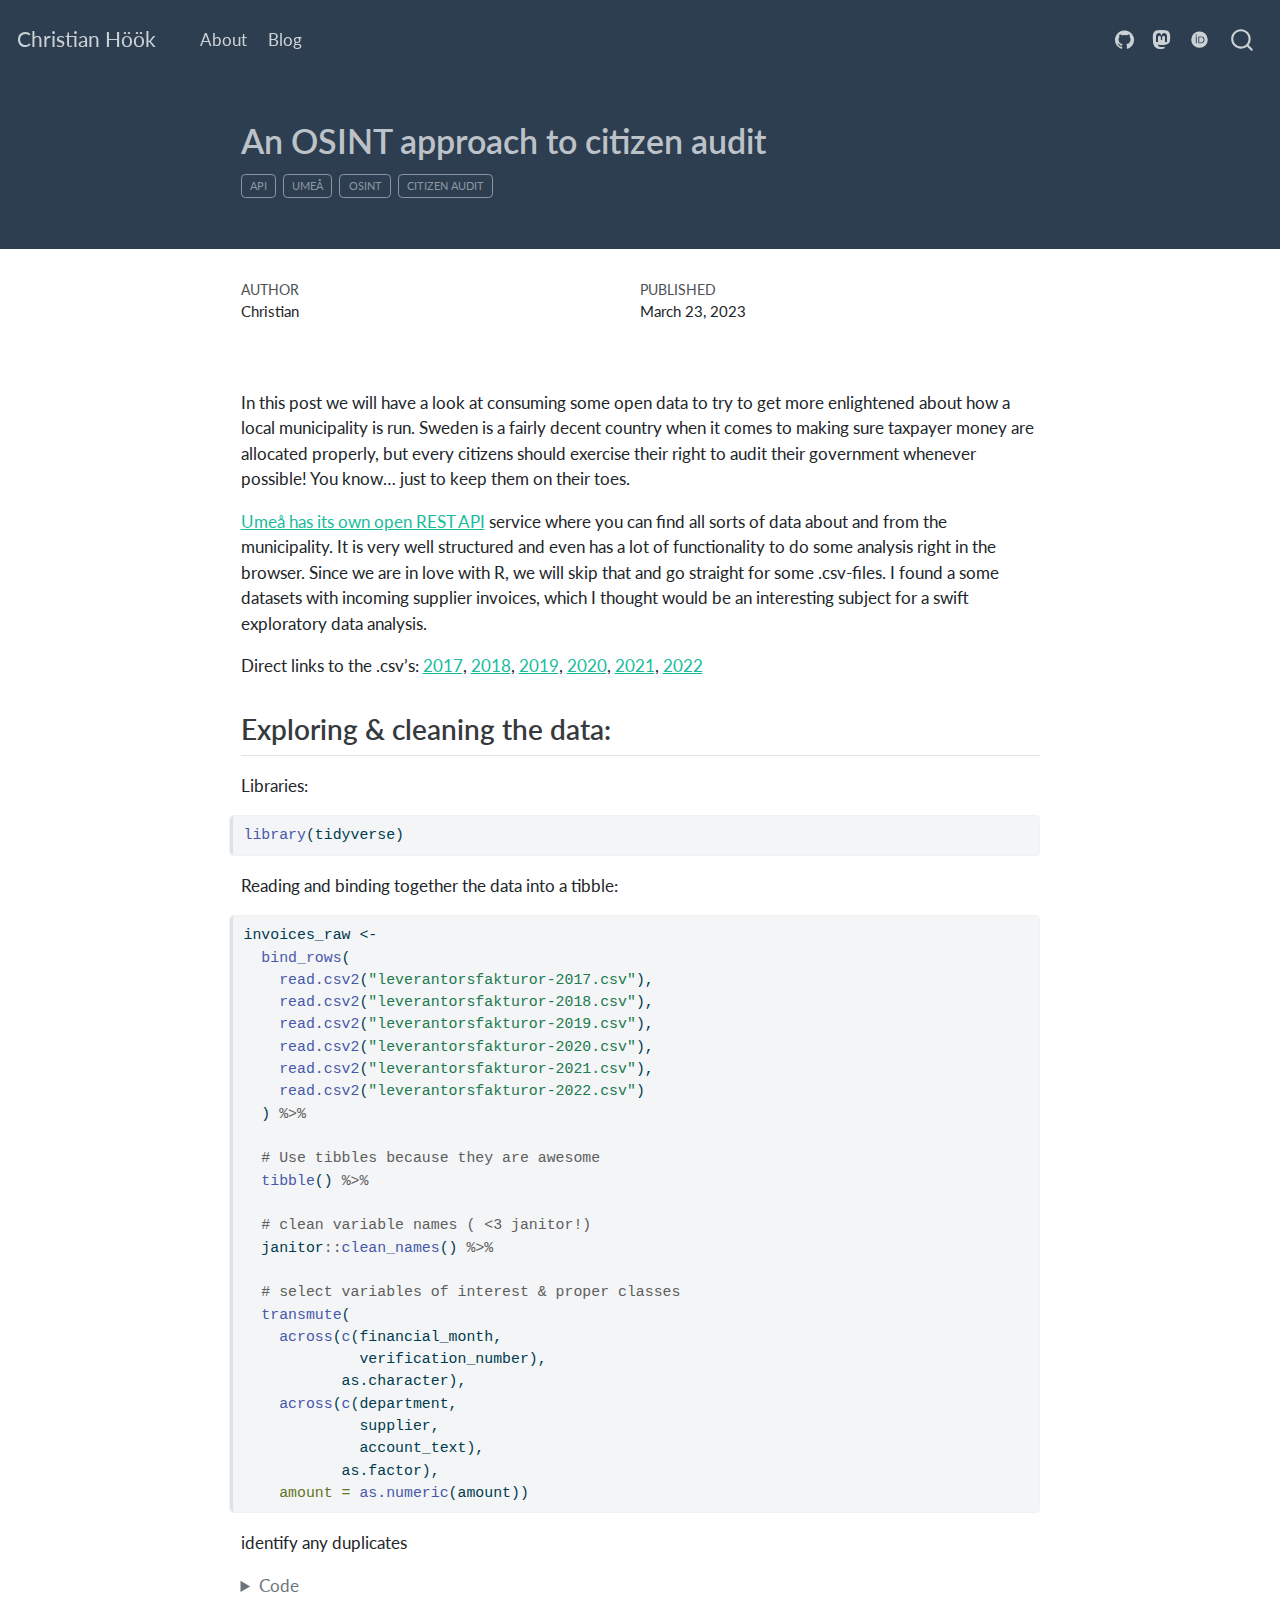
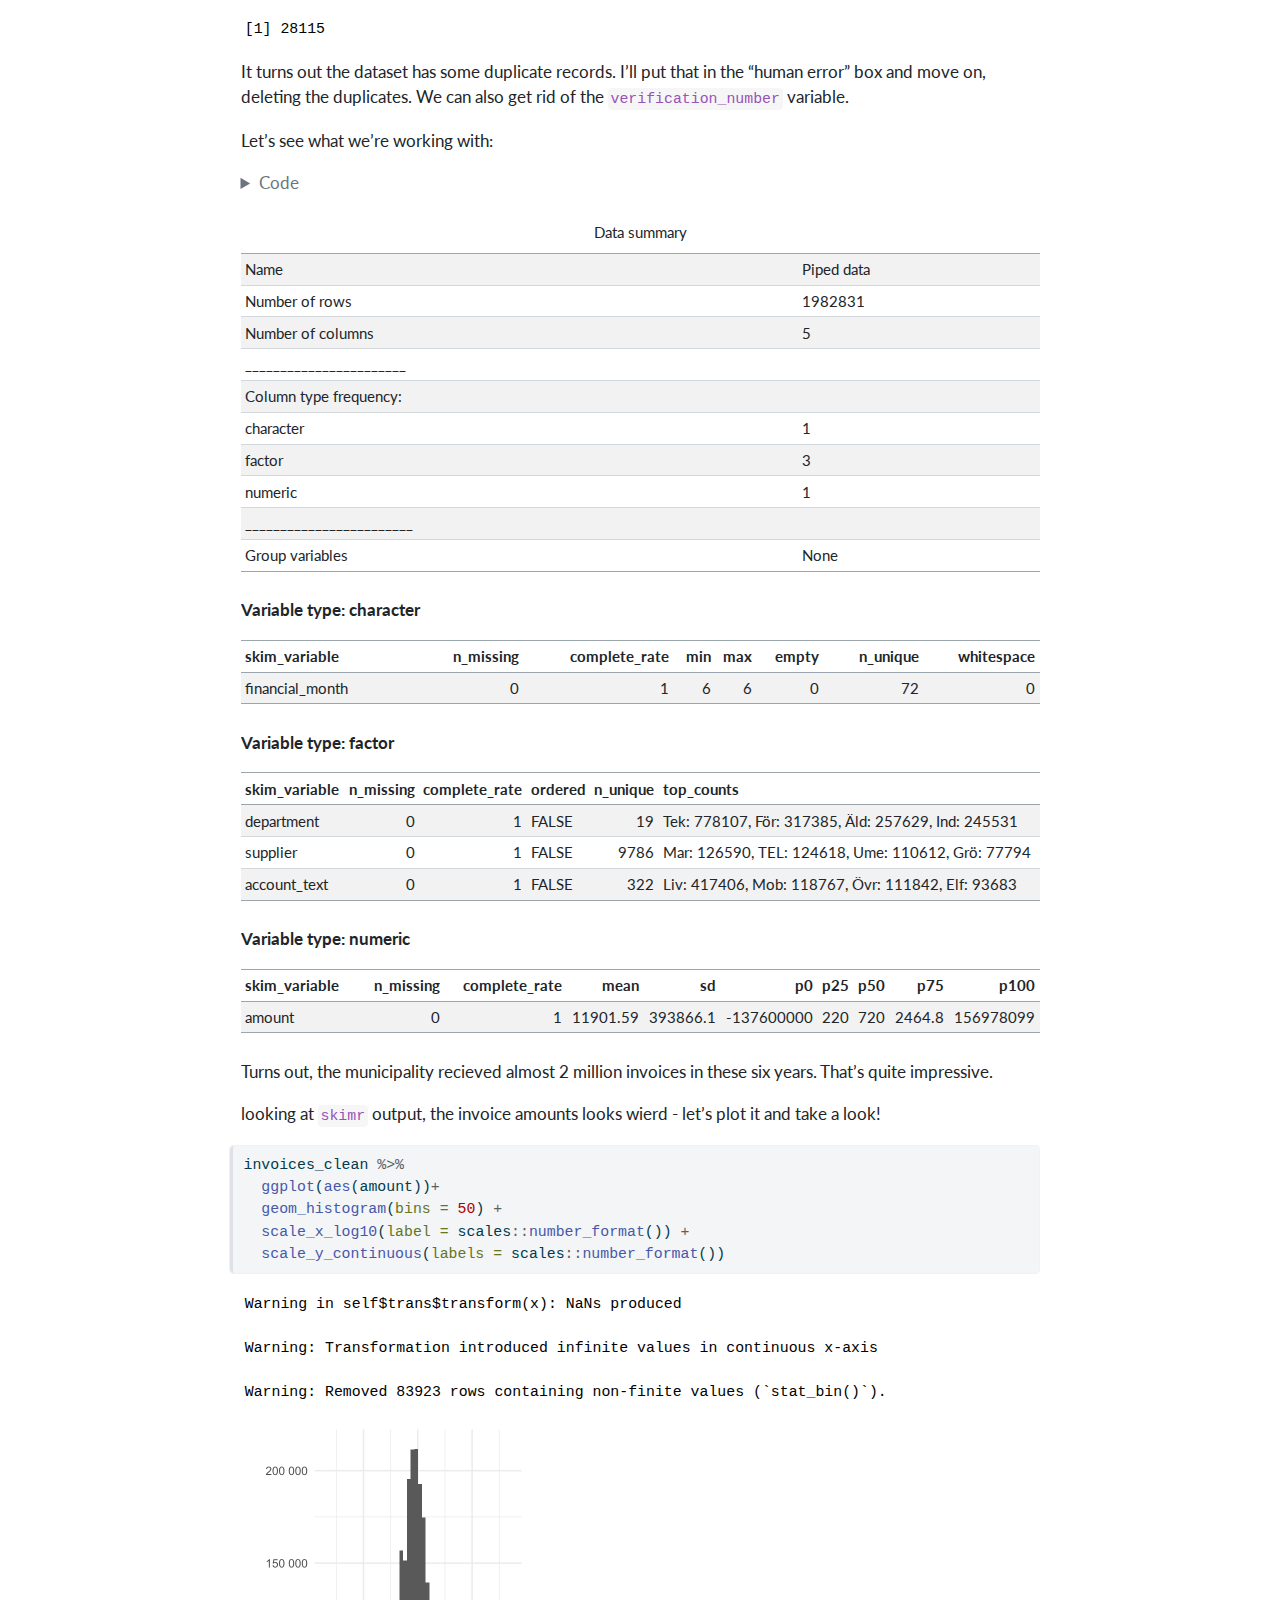
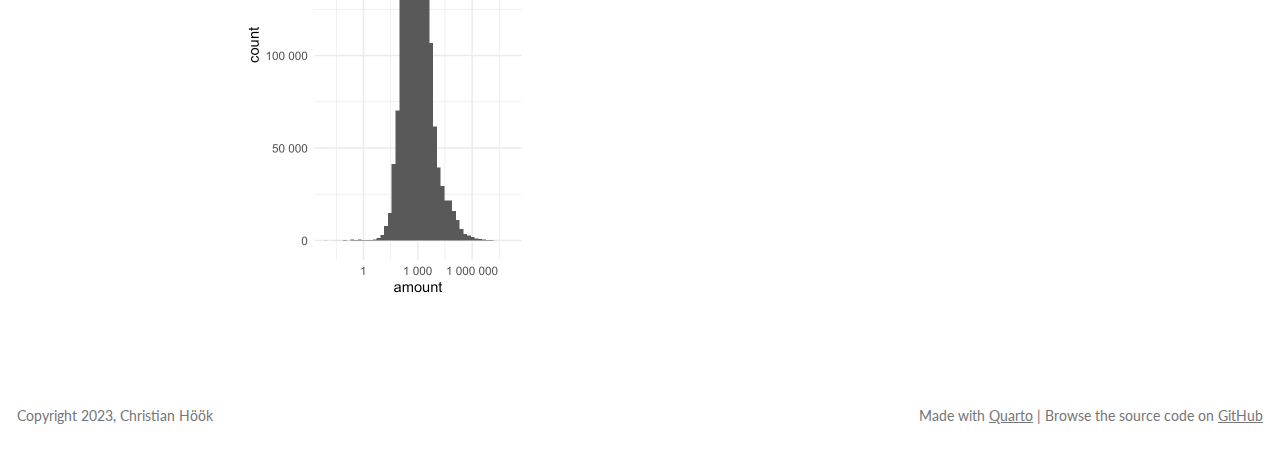
<file: docs/posts/citizen_audit/index.html>
<!DOCTYPE html>
<html xmlns="http://www.w3.org/1999/xhtml" lang="en" xml:lang="en"><head>

<meta charset="utf-8">
<meta name="generator" content="quarto-1.3.450">

<meta name="viewport" content="width=device-width, initial-scale=1.0, user-scalable=yes">

<meta name="author" content="Christian">
<meta name="dcterms.date" content="2023-03-23">

<title>Christian Höök - An OSINT approach to citizen audit</title>
<style>
code{white-space: pre-wrap;}
span.smallcaps{font-variant: small-caps;}
div.columns{display: flex; gap: min(4vw, 1.5em);}
div.column{flex: auto; overflow-x: auto;}
div.hanging-indent{margin-left: 1.5em; text-indent: -1.5em;}
ul.task-list{list-style: none;}
ul.task-list li input[type="checkbox"] {
  width: 0.8em;
  margin: 0 0.8em 0.2em -1em; /* quarto-specific, see https://github.com/quarto-dev/quarto-cli/issues/4556 */ 
  vertical-align: middle;
}
/* CSS for syntax highlighting */
pre > code.sourceCode { white-space: pre; position: relative; }
pre > code.sourceCode > span { display: inline-block; line-height: 1.25; }
pre > code.sourceCode > span:empty { height: 1.2em; }
.sourceCode { overflow: visible; }
code.sourceCode > span { color: inherit; text-decoration: inherit; }
div.sourceCode { margin: 1em 0; }
pre.sourceCode { margin: 0; }
@media screen {
div.sourceCode { overflow: auto; }
}
@media print {
pre > code.sourceCode { white-space: pre-wrap; }
pre > code.sourceCode > span { text-indent: -5em; padding-left: 5em; }
}
pre.numberSource code
  { counter-reset: source-line 0; }
pre.numberSource code > span
  { position: relative; left: -4em; counter-increment: source-line; }
pre.numberSource code > span > a:first-child::before
  { content: counter(source-line);
    position: relative; left: -1em; text-align: right; vertical-align: baseline;
    border: none; display: inline-block;
    -webkit-touch-callout: none; -webkit-user-select: none;
    -khtml-user-select: none; -moz-user-select: none;
    -ms-user-select: none; user-select: none;
    padding: 0 4px; width: 4em;
  }
pre.numberSource { margin-left: 3em;  padding-left: 4px; }
div.sourceCode
  {   }
@media screen {
pre > code.sourceCode > span > a:first-child::before { text-decoration: underline; }
}
</style>


<script src="../../site_libs/quarto-nav/quarto-nav.js"></script>
<script src="../../site_libs/quarto-nav/headroom.min.js"></script>
<script src="../../site_libs/clipboard/clipboard.min.js"></script>
<script src="../../site_libs/quarto-search/autocomplete.umd.js"></script>
<script src="../../site_libs/quarto-search/fuse.min.js"></script>
<script src="../../site_libs/quarto-search/quarto-search.js"></script>
<meta name="quarto:offset" content="../../">
<script src="../../site_libs/quarto-html/quarto.js"></script>
<script src="../../site_libs/quarto-html/popper.min.js"></script>
<script src="../../site_libs/quarto-html/tippy.umd.min.js"></script>
<script src="../../site_libs/quarto-html/anchor.min.js"></script>
<link href="../../site_libs/quarto-html/tippy.css" rel="stylesheet">
<link href="../../site_libs/quarto-html/quarto-syntax-highlighting.css" rel="stylesheet" id="quarto-text-highlighting-styles">
<script src="../../site_libs/bootstrap/bootstrap.min.js"></script>
<link href="../../site_libs/bootstrap/bootstrap-icons.css" rel="stylesheet">
<link href="../../site_libs/bootstrap/bootstrap.min.css" rel="stylesheet" id="quarto-bootstrap" data-mode="light">
<link href="../../site_libs/quarto-contrib/academicons-1.9.2/all.css" rel="stylesheet">
<link href="../../site_libs/quarto-contrib/academicons-1.9.2/size.css" rel="stylesheet">
<script id="quarto-search-options" type="application/json">{
  "location": "navbar",
  "copy-button": false,
  "collapse-after": 3,
  "panel-placement": "end",
  "type": "overlay",
  "limit": 20,
  "language": {
    "search-no-results-text": "No results",
    "search-matching-documents-text": "matching documents",
    "search-copy-link-title": "Copy link to search",
    "search-hide-matches-text": "Hide additional matches",
    "search-more-match-text": "more match in this document",
    "search-more-matches-text": "more matches in this document",
    "search-clear-button-title": "Clear",
    "search-detached-cancel-button-title": "Cancel",
    "search-submit-button-title": "Submit",
    "search-label": "Search"
  }
}</script>


<link rel="stylesheet" href="../../styles.css">
</head>

<body class="nav-fixed fullcontent">

<div id="quarto-search-results"></div>
  <header id="quarto-header" class="headroom fixed-top">
    <nav class="navbar navbar-expand-lg navbar-dark ">
      <div class="navbar-container container-fluid">
      <div class="navbar-brand-container">
    <a class="navbar-brand" href="../../index.html">
    <span class="navbar-title">Christian Höök</span>
    </a>
  </div>
            <div id="quarto-search" class="" title="Search"></div>
          <button class="navbar-toggler" type="button" data-bs-toggle="collapse" data-bs-target="#navbarCollapse" aria-controls="navbarCollapse" aria-expanded="false" aria-label="Toggle navigation" onclick="if (window.quartoToggleHeadroom) { window.quartoToggleHeadroom(); }">
  <span class="navbar-toggler-icon"></span>
</button>
          <div class="collapse navbar-collapse" id="navbarCollapse">
            <ul class="navbar-nav navbar-nav-scroll me-auto">
  <li class="nav-item">
    <a class="nav-link" href="../../about.html" rel="" target="">
 <span class="menu-text">About</span></a>
  </li>  
  <li class="nav-item">
    <a class="nav-link" href="../../index.html" rel="" target="">
 <span class="menu-text">Blog</span></a>
  </li>  
</ul>
            <ul class="navbar-nav navbar-nav-scroll ms-auto">
  <li class="nav-item compact">
    <a class="nav-link" href="https://github.com/hoeoek" rel="" target=""><i class="bi bi-github" role="img">
</i> 
 <span class="menu-text"></span></a>
  </li>  
  <li class="nav-item compact">
    <a class="nav-link" href="https://c.im/@hoeoek" rel="" target=""><i class="bi bi-mastodon" role="img">
</i> 
 <span class="menu-text"></span></a>
  </li>  
  <li class="nav-item">
    <a class="nav-link" href="https://orcid.org/0000-0001-6364-811X" rel="" target="">
 <span class="menu-text"><i class="ai  ai-orcid" title="" style="color:"></i></span></a>
  </li>  
</ul>
            <div class="quarto-navbar-tools">
</div>
          </div> <!-- /navcollapse -->
      </div> <!-- /container-fluid -->
    </nav>
</header>
<!-- content -->
<header id="title-block-header" class="quarto-title-block default page-columns page-full">
  <div class="quarto-title-banner page-columns page-full">
    <div class="quarto-title column-body">
      <h1 class="title">An OSINT approach to citizen audit</h1>
                                <div class="quarto-categories">
                <div class="quarto-category">api</div>
                <div class="quarto-category">umeå</div>
                <div class="quarto-category">osint</div>
                <div class="quarto-category">citizen audit</div>
              </div>
                  </div>
  </div>
    
  
  <div class="quarto-title-meta">

      <div>
      <div class="quarto-title-meta-heading">Author</div>
      <div class="quarto-title-meta-contents">
               <p>Christian </p>
            </div>
    </div>
      
      <div>
      <div class="quarto-title-meta-heading">Published</div>
      <div class="quarto-title-meta-contents">
        <p class="date">March 23, 2023</p>
      </div>
    </div>
    
      
    </div>
    
  
  </header><div id="quarto-content" class="quarto-container page-columns page-rows-contents page-layout-article page-navbar">
<!-- sidebar -->
<!-- margin-sidebar -->
    
<!-- main -->
<main class="content quarto-banner-title-block" id="quarto-document-content">




<p><a href="citizen.jpg" data-fig-align="center" width="40%"></a></p>
<p>In this post we will have a look at consuming some open data to try to get more enlightened about how a local municipality is run. Sweden is a fairly decent country when it comes to making sure taxpayer money are allocated properly, but every citizens should exercise their right to audit their government whenever possible! You know… just to keep them on their toes.</p>
<p><a href="https://opendata.umea.se/api">Umeå has its own open REST API</a> service where you can find all sorts of data about and from the municipality. It is very well structured and even has a lot of functionality to do some analysis right in the browser. Since we are in love with R, we will skip that and go straight for some .csv-files. I found a some datasets with incoming supplier invoices, which I thought would be an interesting subject for a swift exploratory data analysis.</p>
<p>Direct links to the .csv’s: <a href="https://opendata.umea.se/api/explore/v2.1/catalog/datasets/leverantorsfakturor-2017/exports/csv?lang=en&amp;timezone=Europe%2FStockholm&amp;use_labels=true&amp;delimiter=%3B">2017</a>, <a href="https://opendata.umea.se/api/explore/v2.1/catalog/datasets/leverantorsfakturor-2018/exports/csv?lang=en&amp;timezone=Europe%2FStockholm&amp;use_labels=true&amp;delimiter=%3B">2018</a>, <a href="https://opendata.umea.se/api/explore/v2.1/catalog/datasets/leverantorsfakturor-2019/exports/csv?lang=en&amp;timezone=Europe%2FStockholm&amp;use_labels=true&amp;delimiter=%3B">2019</a>, <a href="https://opendata.umea.se/api/explore/v2.1/catalog/datasets/leverantorsfakturor-2020/exports/csv?lang=en&amp;timezone=Europe%2FStockholm&amp;use_labels=true&amp;delimiter=%3B">2020</a>, <a href="https://opendata.umea.se/api/explore/v2.1/catalog/datasets/leverantorsfakturor-2021/exports/csv?lang=en&amp;timezone=Europe%2FStockholm&amp;use_labels=true&amp;delimiter=%3B">2021</a>, <a href="https://opendata.umea.se/api/explore/v2.1/catalog/datasets/leverantorsfakturor-2022/exports/csv?lang=en&amp;timezone=Europe%2FStockholm&amp;use_labels=true&amp;delimiter=%3B">2022</a></p>
<section id="exploring-cleaning-the-data" class="level2">
<h2 class="anchored" data-anchor-id="exploring-cleaning-the-data">Exploring &amp; cleaning the data:</h2>
<p>Libraries:</p>
<div class="cell">
<div class="sourceCode cell-code" id="cb1"><pre class="sourceCode r code-with-copy"><code class="sourceCode r"><span id="cb1-1"><a href="#cb1-1" aria-hidden="true" tabindex="-1"></a><span class="fu">library</span>(tidyverse)</span></code><button title="Copy to Clipboard" class="code-copy-button"><i class="bi"></i></button></pre></div>
</div>
<p>Reading and binding together the data into a tibble:</p>
<div class="cell">
<div class="sourceCode cell-code" id="cb2"><pre class="sourceCode r code-with-copy"><code class="sourceCode r"><span id="cb2-1"><a href="#cb2-1" aria-hidden="true" tabindex="-1"></a>invoices_raw <span class="ot">&lt;-</span> </span>
<span id="cb2-2"><a href="#cb2-2" aria-hidden="true" tabindex="-1"></a>  <span class="fu">bind_rows</span>(</span>
<span id="cb2-3"><a href="#cb2-3" aria-hidden="true" tabindex="-1"></a>    <span class="fu">read.csv2</span>(<span class="st">"leverantorsfakturor-2017.csv"</span>),</span>
<span id="cb2-4"><a href="#cb2-4" aria-hidden="true" tabindex="-1"></a>    <span class="fu">read.csv2</span>(<span class="st">"leverantorsfakturor-2018.csv"</span>),</span>
<span id="cb2-5"><a href="#cb2-5" aria-hidden="true" tabindex="-1"></a>    <span class="fu">read.csv2</span>(<span class="st">"leverantorsfakturor-2019.csv"</span>),</span>
<span id="cb2-6"><a href="#cb2-6" aria-hidden="true" tabindex="-1"></a>    <span class="fu">read.csv2</span>(<span class="st">"leverantorsfakturor-2020.csv"</span>),</span>
<span id="cb2-7"><a href="#cb2-7" aria-hidden="true" tabindex="-1"></a>    <span class="fu">read.csv2</span>(<span class="st">"leverantorsfakturor-2021.csv"</span>),</span>
<span id="cb2-8"><a href="#cb2-8" aria-hidden="true" tabindex="-1"></a>    <span class="fu">read.csv2</span>(<span class="st">"leverantorsfakturor-2022.csv"</span>)</span>
<span id="cb2-9"><a href="#cb2-9" aria-hidden="true" tabindex="-1"></a>  ) <span class="sc">%&gt;%</span> </span>
<span id="cb2-10"><a href="#cb2-10" aria-hidden="true" tabindex="-1"></a>  </span>
<span id="cb2-11"><a href="#cb2-11" aria-hidden="true" tabindex="-1"></a>  <span class="co"># Use tibbles because they are awesome</span></span>
<span id="cb2-12"><a href="#cb2-12" aria-hidden="true" tabindex="-1"></a>  <span class="fu">tibble</span>() <span class="sc">%&gt;%</span> </span>
<span id="cb2-13"><a href="#cb2-13" aria-hidden="true" tabindex="-1"></a>  </span>
<span id="cb2-14"><a href="#cb2-14" aria-hidden="true" tabindex="-1"></a>  <span class="co"># clean variable names ( &lt;3 janitor!)</span></span>
<span id="cb2-15"><a href="#cb2-15" aria-hidden="true" tabindex="-1"></a>  janitor<span class="sc">::</span><span class="fu">clean_names</span>() <span class="sc">%&gt;%</span> </span>
<span id="cb2-16"><a href="#cb2-16" aria-hidden="true" tabindex="-1"></a>  </span>
<span id="cb2-17"><a href="#cb2-17" aria-hidden="true" tabindex="-1"></a>  <span class="co"># select variables of interest &amp; proper classes</span></span>
<span id="cb2-18"><a href="#cb2-18" aria-hidden="true" tabindex="-1"></a>  <span class="fu">transmute</span>(</span>
<span id="cb2-19"><a href="#cb2-19" aria-hidden="true" tabindex="-1"></a>    <span class="fu">across</span>(<span class="fu">c</span>(financial_month, </span>
<span id="cb2-20"><a href="#cb2-20" aria-hidden="true" tabindex="-1"></a>             verification_number),</span>
<span id="cb2-21"><a href="#cb2-21" aria-hidden="true" tabindex="-1"></a>           as.character),</span>
<span id="cb2-22"><a href="#cb2-22" aria-hidden="true" tabindex="-1"></a>    <span class="fu">across</span>(<span class="fu">c</span>(department,</span>
<span id="cb2-23"><a href="#cb2-23" aria-hidden="true" tabindex="-1"></a>             supplier,</span>
<span id="cb2-24"><a href="#cb2-24" aria-hidden="true" tabindex="-1"></a>             account_text), </span>
<span id="cb2-25"><a href="#cb2-25" aria-hidden="true" tabindex="-1"></a>           as.factor),</span>
<span id="cb2-26"><a href="#cb2-26" aria-hidden="true" tabindex="-1"></a>    <span class="at">amount =</span> <span class="fu">as.numeric</span>(amount))</span></code><button title="Copy to Clipboard" class="code-copy-button"><i class="bi"></i></button></pre></div>
</div>
<p>identify any duplicates</p>
<div class="cell">
<details>
<summary>Code</summary>
<div class="sourceCode cell-code" id="cb3"><pre class="sourceCode r code-with-copy"><code class="sourceCode r"><span id="cb3-1"><a href="#cb3-1" aria-hidden="true" tabindex="-1"></a>invoices_raw <span class="sc">%&gt;%</span> </span>
<span id="cb3-2"><a href="#cb3-2" aria-hidden="true" tabindex="-1"></a>  <span class="fu">filter</span>(<span class="fu">duplicated</span>(.)) <span class="sc">%&gt;%</span> <span class="fu">nrow</span>()</span></code><button title="Copy to Clipboard" class="code-copy-button"><i class="bi"></i></button></pre></div>
</details>
<div class="cell-output cell-output-stdout">
<pre><code>[1] 28115</code></pre>
</div>
</div>
<p>It turns out the dataset has some duplicate records. I’ll put that in the “human error” box and move on, deleting the duplicates. We can also get rid of the <code>verification_number</code> variable.</p>
<p>Let’s see what we’re working with:</p>
<div class="cell">
<details>
<summary>Code</summary>
<div class="sourceCode cell-code" id="cb5"><pre class="sourceCode r code-with-copy"><code class="sourceCode r"><span id="cb5-1"><a href="#cb5-1" aria-hidden="true" tabindex="-1"></a>invoices_clean <span class="ot">&lt;-</span> </span>
<span id="cb5-2"><a href="#cb5-2" aria-hidden="true" tabindex="-1"></a>  invoices_raw <span class="sc">%&gt;%</span> </span>
<span id="cb5-3"><a href="#cb5-3" aria-hidden="true" tabindex="-1"></a>  <span class="fu">distinct</span>() <span class="sc">%&gt;%</span> </span>
<span id="cb5-4"><a href="#cb5-4" aria-hidden="true" tabindex="-1"></a>  <span class="fu">select</span>(<span class="sc">-</span>verification_number)</span>
<span id="cb5-5"><a href="#cb5-5" aria-hidden="true" tabindex="-1"></a></span>
<span id="cb5-6"><a href="#cb5-6" aria-hidden="true" tabindex="-1"></a>invoices_clean <span class="sc">%&gt;%</span> skimr<span class="sc">::</span><span class="fu">skim_without_charts</span>()</span></code><button title="Copy to Clipboard" class="code-copy-button"><i class="bi"></i></button></pre></div>
</details>
<div class="cell-output-display">
<table class="table table-sm table-striped small">
<caption>Data summary</caption>
<tbody>
<tr class="odd">
<td style="text-align: left;">Name</td>
<td style="text-align: left;">Piped data</td>
</tr>
<tr class="even">
<td style="text-align: left;">Number of rows</td>
<td style="text-align: left;">1982831</td>
</tr>
<tr class="odd">
<td style="text-align: left;">Number of columns</td>
<td style="text-align: left;">5</td>
</tr>
<tr class="even">
<td style="text-align: left;">_______________________</td>
<td style="text-align: left;"></td>
</tr>
<tr class="odd">
<td style="text-align: left;">Column type frequency:</td>
<td style="text-align: left;"></td>
</tr>
<tr class="even">
<td style="text-align: left;">character</td>
<td style="text-align: left;">1</td>
</tr>
<tr class="odd">
<td style="text-align: left;">factor</td>
<td style="text-align: left;">3</td>
</tr>
<tr class="even">
<td style="text-align: left;">numeric</td>
<td style="text-align: left;">1</td>
</tr>
<tr class="odd">
<td style="text-align: left;">________________________</td>
<td style="text-align: left;"></td>
</tr>
<tr class="even">
<td style="text-align: left;">Group variables</td>
<td style="text-align: left;">None</td>
</tr>
</tbody>
</table>
<p><strong>Variable type: character</strong></p>
<table class="table table-sm table-striped small">
<colgroup>
<col style="width: 21%">
<col style="width: 13%">
<col style="width: 18%">
<col style="width: 5%">
<col style="width: 5%">
<col style="width: 8%">
<col style="width: 12%">
<col style="width: 14%">
</colgroup>
<thead>
<tr class="header">
<th style="text-align: left;">skim_variable</th>
<th style="text-align: right;">n_missing</th>
<th style="text-align: right;">complete_rate</th>
<th style="text-align: right;">min</th>
<th style="text-align: right;">max</th>
<th style="text-align: right;">empty</th>
<th style="text-align: right;">n_unique</th>
<th style="text-align: right;">whitespace</th>
</tr>
</thead>
<tbody>
<tr class="odd">
<td style="text-align: left;">financial_month</td>
<td style="text-align: right;">0</td>
<td style="text-align: right;">1</td>
<td style="text-align: right;">6</td>
<td style="text-align: right;">6</td>
<td style="text-align: right;">0</td>
<td style="text-align: right;">72</td>
<td style="text-align: right;">0</td>
</tr>
</tbody>
</table>
<p><strong>Variable type: factor</strong></p>
<table class="table table-sm table-striped small">
<colgroup>
<col style="width: 13%">
<col style="width: 9%">
<col style="width: 13%">
<col style="width: 7%">
<col style="width: 8%">
<col style="width: 48%">
</colgroup>
<thead>
<tr class="header">
<th style="text-align: left;">skim_variable</th>
<th style="text-align: right;">n_missing</th>
<th style="text-align: right;">complete_rate</th>
<th style="text-align: left;">ordered</th>
<th style="text-align: right;">n_unique</th>
<th style="text-align: left;">top_counts</th>
</tr>
</thead>
<tbody>
<tr class="odd">
<td style="text-align: left;">department</td>
<td style="text-align: right;">0</td>
<td style="text-align: right;">1</td>
<td style="text-align: left;">FALSE</td>
<td style="text-align: right;">19</td>
<td style="text-align: left;">Tek: 778107, För: 317385, Äld: 257629, Ind: 245531</td>
</tr>
<tr class="even">
<td style="text-align: left;">supplier</td>
<td style="text-align: right;">0</td>
<td style="text-align: right;">1</td>
<td style="text-align: left;">FALSE</td>
<td style="text-align: right;">9786</td>
<td style="text-align: left;">Mar: 126590, TEL: 124618, Ume: 110612, Grö: 77794</td>
</tr>
<tr class="odd">
<td style="text-align: left;">account_text</td>
<td style="text-align: right;">0</td>
<td style="text-align: right;">1</td>
<td style="text-align: left;">FALSE</td>
<td style="text-align: right;">322</td>
<td style="text-align: left;">Liv: 417406, Mob: 118767, Övr: 111842, Elf: 93683</td>
</tr>
</tbody>
</table>
<p><strong>Variable type: numeric</strong></p>
<table class="table table-sm table-striped small">
<colgroup>
<col style="width: 15%">
<col style="width: 10%">
<col style="width: 15%">
<col style="width: 9%">
<col style="width: 9%">
<col style="width: 11%">
<col style="width: 4%">
<col style="width: 4%">
<col style="width: 7%">
<col style="width: 10%">
</colgroup>
<thead>
<tr class="header">
<th style="text-align: left;">skim_variable</th>
<th style="text-align: right;">n_missing</th>
<th style="text-align: right;">complete_rate</th>
<th style="text-align: right;">mean</th>
<th style="text-align: right;">sd</th>
<th style="text-align: right;">p0</th>
<th style="text-align: right;">p25</th>
<th style="text-align: right;">p50</th>
<th style="text-align: right;">p75</th>
<th style="text-align: right;">p100</th>
</tr>
</thead>
<tbody>
<tr class="odd">
<td style="text-align: left;">amount</td>
<td style="text-align: right;">0</td>
<td style="text-align: right;">1</td>
<td style="text-align: right;">11901.59</td>
<td style="text-align: right;">393866.1</td>
<td style="text-align: right;">-137600000</td>
<td style="text-align: right;">220</td>
<td style="text-align: right;">720</td>
<td style="text-align: right;">2464.8</td>
<td style="text-align: right;">156978099</td>
</tr>
</tbody>
</table>
</div>
</div>
<p>Turns out, the municipality recieved almost 2 million invoices in these six years. That’s quite impressive.</p>
<p>looking at <code>skimr</code> output, the invoice amounts looks wierd - let’s plot it and take a look!</p>
<div class="cell">
<div class="sourceCode cell-code" id="cb6"><pre class="sourceCode r code-with-copy"><code class="sourceCode r"><span id="cb6-1"><a href="#cb6-1" aria-hidden="true" tabindex="-1"></a>invoices_clean <span class="sc">%&gt;%</span> </span>
<span id="cb6-2"><a href="#cb6-2" aria-hidden="true" tabindex="-1"></a>  <span class="fu">ggplot</span>(<span class="fu">aes</span>(amount))<span class="sc">+</span></span>
<span id="cb6-3"><a href="#cb6-3" aria-hidden="true" tabindex="-1"></a>  <span class="fu">geom_histogram</span>(<span class="at">bins =</span> <span class="dv">50</span>) <span class="sc">+</span></span>
<span id="cb6-4"><a href="#cb6-4" aria-hidden="true" tabindex="-1"></a>  <span class="fu">scale_x_log10</span>(<span class="at">label =</span> scales<span class="sc">::</span><span class="fu">number_format</span>()) <span class="sc">+</span></span>
<span id="cb6-5"><a href="#cb6-5" aria-hidden="true" tabindex="-1"></a>  <span class="fu">scale_y_continuous</span>(<span class="at">labels =</span> scales<span class="sc">::</span><span class="fu">number_format</span>())</span></code><button title="Copy to Clipboard" class="code-copy-button"><i class="bi"></i></button></pre></div>
<div class="cell-output cell-output-stderr">
<pre><code>Warning in self$trans$transform(x): NaNs produced</code></pre>
</div>
<div class="cell-output cell-output-stderr">
<pre><code>Warning: Transformation introduced infinite values in continuous x-axis</code></pre>
</div>
<div class="cell-output cell-output-stderr">
<pre><code>Warning: Removed 83923 rows containing non-finite values (`stat_bin()`).</code></pre>
</div>
<div class="cell-output-display">
<p><img src="index_files/figure-html/unnamed-chunk-6-1.png" class="img-fluid" width="288"></p>
</div>
</div>


</section>

</main> <!-- /main -->
<script id="quarto-html-after-body" type="application/javascript">
window.document.addEventListener("DOMContentLoaded", function (event) {
  const toggleBodyColorMode = (bsSheetEl) => {
    const mode = bsSheetEl.getAttribute("data-mode");
    const bodyEl = window.document.querySelector("body");
    if (mode === "dark") {
      bodyEl.classList.add("quarto-dark");
      bodyEl.classList.remove("quarto-light");
    } else {
      bodyEl.classList.add("quarto-light");
      bodyEl.classList.remove("quarto-dark");
    }
  }
  const toggleBodyColorPrimary = () => {
    const bsSheetEl = window.document.querySelector("link#quarto-bootstrap");
    if (bsSheetEl) {
      toggleBodyColorMode(bsSheetEl);
    }
  }
  toggleBodyColorPrimary();  
  const icon = "";
  const anchorJS = new window.AnchorJS();
  anchorJS.options = {
    placement: 'right',
    icon: icon
  };
  anchorJS.add('.anchored');
  const isCodeAnnotation = (el) => {
    for (const clz of el.classList) {
      if (clz.startsWith('code-annotation-')) {                     
        return true;
      }
    }
    return false;
  }
  const clipboard = new window.ClipboardJS('.code-copy-button', {
    text: function(trigger) {
      const codeEl = trigger.previousElementSibling.cloneNode(true);
      for (const childEl of codeEl.children) {
        if (isCodeAnnotation(childEl)) {
          childEl.remove();
        }
      }
      return codeEl.innerText;
    }
  });
  clipboard.on('success', function(e) {
    // button target
    const button = e.trigger;
    // don't keep focus
    button.blur();
    // flash "checked"
    button.classList.add('code-copy-button-checked');
    var currentTitle = button.getAttribute("title");
    button.setAttribute("title", "Copied!");
    let tooltip;
    if (window.bootstrap) {
      button.setAttribute("data-bs-toggle", "tooltip");
      button.setAttribute("data-bs-placement", "left");
      button.setAttribute("data-bs-title", "Copied!");
      tooltip = new bootstrap.Tooltip(button, 
        { trigger: "manual", 
          customClass: "code-copy-button-tooltip",
          offset: [0, -8]});
      tooltip.show();    
    }
    setTimeout(function() {
      if (tooltip) {
        tooltip.hide();
        button.removeAttribute("data-bs-title");
        button.removeAttribute("data-bs-toggle");
        button.removeAttribute("data-bs-placement");
      }
      button.setAttribute("title", currentTitle);
      button.classList.remove('code-copy-button-checked');
    }, 1000);
    // clear code selection
    e.clearSelection();
  });
  function tippyHover(el, contentFn) {
    const config = {
      allowHTML: true,
      content: contentFn,
      maxWidth: 500,
      delay: 100,
      arrow: false,
      appendTo: function(el) {
          return el.parentElement;
      },
      interactive: true,
      interactiveBorder: 10,
      theme: 'quarto',
      placement: 'bottom-start'
    };
    window.tippy(el, config); 
  }
  const noterefs = window.document.querySelectorAll('a[role="doc-noteref"]');
  for (var i=0; i<noterefs.length; i++) {
    const ref = noterefs[i];
    tippyHover(ref, function() {
      // use id or data attribute instead here
      let href = ref.getAttribute('data-footnote-href') || ref.getAttribute('href');
      try { href = new URL(href).hash; } catch {}
      const id = href.replace(/^#\/?/, "");
      const note = window.document.getElementById(id);
      return note.innerHTML;
    });
  }
      let selectedAnnoteEl;
      const selectorForAnnotation = ( cell, annotation) => {
        let cellAttr = 'data-code-cell="' + cell + '"';
        let lineAttr = 'data-code-annotation="' +  annotation + '"';
        const selector = 'span[' + cellAttr + '][' + lineAttr + ']';
        return selector;
      }
      const selectCodeLines = (annoteEl) => {
        const doc = window.document;
        const targetCell = annoteEl.getAttribute("data-target-cell");
        const targetAnnotation = annoteEl.getAttribute("data-target-annotation");
        const annoteSpan = window.document.querySelector(selectorForAnnotation(targetCell, targetAnnotation));
        const lines = annoteSpan.getAttribute("data-code-lines").split(",");
        const lineIds = lines.map((line) => {
          return targetCell + "-" + line;
        })
        let top = null;
        let height = null;
        let parent = null;
        if (lineIds.length > 0) {
            //compute the position of the single el (top and bottom and make a div)
            const el = window.document.getElementById(lineIds[0]);
            top = el.offsetTop;
            height = el.offsetHeight;
            parent = el.parentElement.parentElement;
          if (lineIds.length > 1) {
            const lastEl = window.document.getElementById(lineIds[lineIds.length - 1]);
            const bottom = lastEl.offsetTop + lastEl.offsetHeight;
            height = bottom - top;
          }
          if (top !== null && height !== null && parent !== null) {
            // cook up a div (if necessary) and position it 
            let div = window.document.getElementById("code-annotation-line-highlight");
            if (div === null) {
              div = window.document.createElement("div");
              div.setAttribute("id", "code-annotation-line-highlight");
              div.style.position = 'absolute';
              parent.appendChild(div);
            }
            div.style.top = top - 2 + "px";
            div.style.height = height + 4 + "px";
            let gutterDiv = window.document.getElementById("code-annotation-line-highlight-gutter");
            if (gutterDiv === null) {
              gutterDiv = window.document.createElement("div");
              gutterDiv.setAttribute("id", "code-annotation-line-highlight-gutter");
              gutterDiv.style.position = 'absolute';
              const codeCell = window.document.getElementById(targetCell);
              const gutter = codeCell.querySelector('.code-annotation-gutter');
              gutter.appendChild(gutterDiv);
            }
            gutterDiv.style.top = top - 2 + "px";
            gutterDiv.style.height = height + 4 + "px";
          }
          selectedAnnoteEl = annoteEl;
        }
      };
      const unselectCodeLines = () => {
        const elementsIds = ["code-annotation-line-highlight", "code-annotation-line-highlight-gutter"];
        elementsIds.forEach((elId) => {
          const div = window.document.getElementById(elId);
          if (div) {
            div.remove();
          }
        });
        selectedAnnoteEl = undefined;
      };
      // Attach click handler to the DT
      const annoteDls = window.document.querySelectorAll('dt[data-target-cell]');
      for (const annoteDlNode of annoteDls) {
        annoteDlNode.addEventListener('click', (event) => {
          const clickedEl = event.target;
          if (clickedEl !== selectedAnnoteEl) {
            unselectCodeLines();
            const activeEl = window.document.querySelector('dt[data-target-cell].code-annotation-active');
            if (activeEl) {
              activeEl.classList.remove('code-annotation-active');
            }
            selectCodeLines(clickedEl);
            clickedEl.classList.add('code-annotation-active');
          } else {
            // Unselect the line
            unselectCodeLines();
            clickedEl.classList.remove('code-annotation-active');
          }
        });
      }
  const findCites = (el) => {
    const parentEl = el.parentElement;
    if (parentEl) {
      const cites = parentEl.dataset.cites;
      if (cites) {
        return {
          el,
          cites: cites.split(' ')
        };
      } else {
        return findCites(el.parentElement)
      }
    } else {
      return undefined;
    }
  };
  var bibliorefs = window.document.querySelectorAll('a[role="doc-biblioref"]');
  for (var i=0; i<bibliorefs.length; i++) {
    const ref = bibliorefs[i];
    const citeInfo = findCites(ref);
    if (citeInfo) {
      tippyHover(citeInfo.el, function() {
        var popup = window.document.createElement('div');
        citeInfo.cites.forEach(function(cite) {
          var citeDiv = window.document.createElement('div');
          citeDiv.classList.add('hanging-indent');
          citeDiv.classList.add('csl-entry');
          var biblioDiv = window.document.getElementById('ref-' + cite);
          if (biblioDiv) {
            citeDiv.innerHTML = biblioDiv.innerHTML;
          }
          popup.appendChild(citeDiv);
        });
        return popup.innerHTML;
      });
    }
  }
    var localhostRegex = new RegExp(/^(?:http|https):\/\/localhost\:?[0-9]*\//);
      var filterRegex = new RegExp('/' + window.location.host + '/');
    var isInternal = (href) => {
        return filterRegex.test(href) || localhostRegex.test(href);
    }
    // Inspect non-navigation links and adorn them if external
 	var links = window.document.querySelectorAll('a[href]:not(.nav-link):not(.navbar-brand):not(.toc-action):not(.sidebar-link):not(.sidebar-item-toggle):not(.pagination-link):not(.no-external):not([aria-hidden]):not(.dropdown-item)');
    for (var i=0; i<links.length; i++) {
      const link = links[i];
      if (!isInternal(link.href)) {
          // target, if specified
          link.setAttribute("target", "_blank");
      }
    }
});
</script>
</div> <!-- /content -->
<footer class="footer">
  <div class="nav-footer">
    <div class="nav-footer-left">Copyright 2023, Christian Höök</div>   
    <div class="nav-footer-center">
      &nbsp;
    </div>
    <div class="nav-footer-right">Made with <a href="https://quarto.com">Quarto</a> | Browse the source code on <a href="https://github.com/hoeoek/hoeoek.github.io">GitHub</a></div>
  </div>
</footer>



</body></html>
</file>
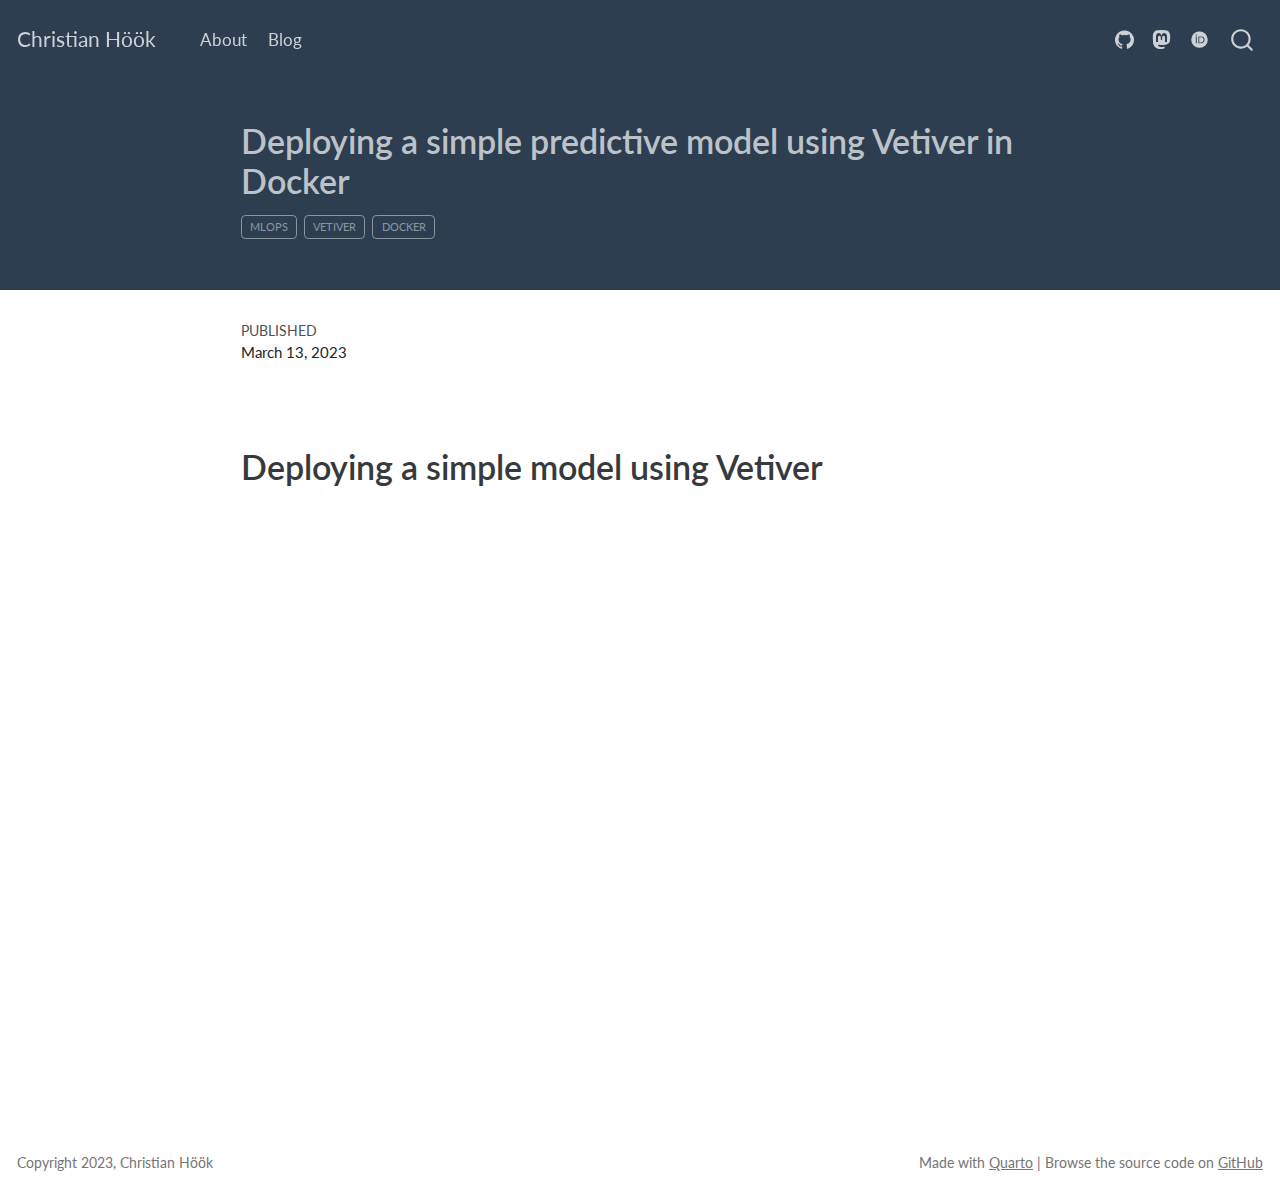
<file: docs/posts/deploying_a_simple_model_using_vetiver/index.html>
<!DOCTYPE html>
<html xmlns="http://www.w3.org/1999/xhtml" lang="en" xml:lang="en"><head>

<meta charset="utf-8">
<meta name="generator" content="quarto-1.3.450">

<meta name="viewport" content="width=device-width, initial-scale=1.0, user-scalable=yes">

<meta name="dcterms.date" content="2023-03-13">

<title>Christian Höök - Deploying a simple predictive model using Vetiver in Docker</title>
<style>
code{white-space: pre-wrap;}
span.smallcaps{font-variant: small-caps;}
div.columns{display: flex; gap: min(4vw, 1.5em);}
div.column{flex: auto; overflow-x: auto;}
div.hanging-indent{margin-left: 1.5em; text-indent: -1.5em;}
ul.task-list{list-style: none;}
ul.task-list li input[type="checkbox"] {
  width: 0.8em;
  margin: 0 0.8em 0.2em -1em; /* quarto-specific, see https://github.com/quarto-dev/quarto-cli/issues/4556 */ 
  vertical-align: middle;
}
</style>


<script src="../../site_libs/quarto-nav/quarto-nav.js"></script>
<script src="../../site_libs/quarto-nav/headroom.min.js"></script>
<script src="../../site_libs/clipboard/clipboard.min.js"></script>
<script src="../../site_libs/quarto-search/autocomplete.umd.js"></script>
<script src="../../site_libs/quarto-search/fuse.min.js"></script>
<script src="../../site_libs/quarto-search/quarto-search.js"></script>
<meta name="quarto:offset" content="../../">
<script src="../../site_libs/quarto-html/quarto.js"></script>
<script src="../../site_libs/quarto-html/popper.min.js"></script>
<script src="../../site_libs/quarto-html/tippy.umd.min.js"></script>
<script src="../../site_libs/quarto-html/anchor.min.js"></script>
<link href="../../site_libs/quarto-html/tippy.css" rel="stylesheet">
<link href="../../site_libs/quarto-html/quarto-syntax-highlighting.css" rel="stylesheet" id="quarto-text-highlighting-styles">
<script src="../../site_libs/bootstrap/bootstrap.min.js"></script>
<link href="../../site_libs/bootstrap/bootstrap-icons.css" rel="stylesheet">
<link href="../../site_libs/bootstrap/bootstrap.min.css" rel="stylesheet" id="quarto-bootstrap" data-mode="light">
<link href="../../site_libs/quarto-contrib/academicons-1.9.2/all.css" rel="stylesheet">
<link href="../../site_libs/quarto-contrib/academicons-1.9.2/size.css" rel="stylesheet">
<script id="quarto-search-options" type="application/json">{
  "location": "navbar",
  "copy-button": false,
  "collapse-after": 3,
  "panel-placement": "end",
  "type": "overlay",
  "limit": 20,
  "language": {
    "search-no-results-text": "No results",
    "search-matching-documents-text": "matching documents",
    "search-copy-link-title": "Copy link to search",
    "search-hide-matches-text": "Hide additional matches",
    "search-more-match-text": "more match in this document",
    "search-more-matches-text": "more matches in this document",
    "search-clear-button-title": "Clear",
    "search-detached-cancel-button-title": "Cancel",
    "search-submit-button-title": "Submit",
    "search-label": "Search"
  }
}</script>


<link rel="stylesheet" href="../../styles.css">
</head>

<body class="nav-fixed fullcontent">

<div id="quarto-search-results"></div>
  <header id="quarto-header" class="headroom fixed-top">
    <nav class="navbar navbar-expand-lg navbar-dark ">
      <div class="navbar-container container-fluid">
      <div class="navbar-brand-container">
    <a class="navbar-brand" href="../../index.html">
    <span class="navbar-title">Christian Höök</span>
    </a>
  </div>
            <div id="quarto-search" class="" title="Search"></div>
          <button class="navbar-toggler" type="button" data-bs-toggle="collapse" data-bs-target="#navbarCollapse" aria-controls="navbarCollapse" aria-expanded="false" aria-label="Toggle navigation" onclick="if (window.quartoToggleHeadroom) { window.quartoToggleHeadroom(); }">
  <span class="navbar-toggler-icon"></span>
</button>
          <div class="collapse navbar-collapse" id="navbarCollapse">
            <ul class="navbar-nav navbar-nav-scroll me-auto">
  <li class="nav-item">
    <a class="nav-link" href="../../about.html" rel="" target="">
 <span class="menu-text">About</span></a>
  </li>  
  <li class="nav-item">
    <a class="nav-link" href="../../index.html" rel="" target="">
 <span class="menu-text">Blog</span></a>
  </li>  
</ul>
            <ul class="navbar-nav navbar-nav-scroll ms-auto">
  <li class="nav-item compact">
    <a class="nav-link" href="https://github.com/hoeoek" rel="" target=""><i class="bi bi-github" role="img">
</i> 
 <span class="menu-text"></span></a>
  </li>  
  <li class="nav-item compact">
    <a class="nav-link" href="https://c.im/@hoeoek" rel="" target=""><i class="bi bi-mastodon" role="img">
</i> 
 <span class="menu-text"></span></a>
  </li>  
  <li class="nav-item">
    <a class="nav-link" href="https://orcid.org/0000-0001-6364-811X" rel="" target="">
 <span class="menu-text"><i class="ai  ai-orcid" title="" style="color:"></i></span></a>
  </li>  
</ul>
            <div class="quarto-navbar-tools">
</div>
          </div> <!-- /navcollapse -->
      </div> <!-- /container-fluid -->
    </nav>
</header>
<!-- content -->
<header id="title-block-header" class="quarto-title-block default page-columns page-full">
  <div class="quarto-title-banner page-columns page-full">
    <div class="quarto-title column-body">
      <h1 class="title">Deploying a simple predictive model using Vetiver in Docker</h1>
                                <div class="quarto-categories">
                <div class="quarto-category">mlops</div>
                <div class="quarto-category">vetiver</div>
                <div class="quarto-category">docker</div>
              </div>
                  </div>
  </div>
    
  
  <div class="quarto-title-meta">

      
      <div>
      <div class="quarto-title-meta-heading">Published</div>
      <div class="quarto-title-meta-contents">
        <p class="date">March 13, 2023</p>
      </div>
    </div>
    
      
    </div>
    
  
  </header><div id="quarto-content" class="quarto-container page-columns page-rows-contents page-layout-article page-navbar">
<!-- sidebar -->
<!-- margin-sidebar -->
    
<!-- main -->
<main class="content quarto-banner-title-block" id="quarto-document-content">




<section id="deploying-a-simple-model-using-vetiver" class="level1">
<h1>Deploying a simple model using Vetiver</h1>


</section>

</main> <!-- /main -->
<script id="quarto-html-after-body" type="application/javascript">
window.document.addEventListener("DOMContentLoaded", function (event) {
  const toggleBodyColorMode = (bsSheetEl) => {
    const mode = bsSheetEl.getAttribute("data-mode");
    const bodyEl = window.document.querySelector("body");
    if (mode === "dark") {
      bodyEl.classList.add("quarto-dark");
      bodyEl.classList.remove("quarto-light");
    } else {
      bodyEl.classList.add("quarto-light");
      bodyEl.classList.remove("quarto-dark");
    }
  }
  const toggleBodyColorPrimary = () => {
    const bsSheetEl = window.document.querySelector("link#quarto-bootstrap");
    if (bsSheetEl) {
      toggleBodyColorMode(bsSheetEl);
    }
  }
  toggleBodyColorPrimary();  
  const icon = "";
  const anchorJS = new window.AnchorJS();
  anchorJS.options = {
    placement: 'right',
    icon: icon
  };
  anchorJS.add('.anchored');
  const isCodeAnnotation = (el) => {
    for (const clz of el.classList) {
      if (clz.startsWith('code-annotation-')) {                     
        return true;
      }
    }
    return false;
  }
  const clipboard = new window.ClipboardJS('.code-copy-button', {
    text: function(trigger) {
      const codeEl = trigger.previousElementSibling.cloneNode(true);
      for (const childEl of codeEl.children) {
        if (isCodeAnnotation(childEl)) {
          childEl.remove();
        }
      }
      return codeEl.innerText;
    }
  });
  clipboard.on('success', function(e) {
    // button target
    const button = e.trigger;
    // don't keep focus
    button.blur();
    // flash "checked"
    button.classList.add('code-copy-button-checked');
    var currentTitle = button.getAttribute("title");
    button.setAttribute("title", "Copied!");
    let tooltip;
    if (window.bootstrap) {
      button.setAttribute("data-bs-toggle", "tooltip");
      button.setAttribute("data-bs-placement", "left");
      button.setAttribute("data-bs-title", "Copied!");
      tooltip = new bootstrap.Tooltip(button, 
        { trigger: "manual", 
          customClass: "code-copy-button-tooltip",
          offset: [0, -8]});
      tooltip.show();    
    }
    setTimeout(function() {
      if (tooltip) {
        tooltip.hide();
        button.removeAttribute("data-bs-title");
        button.removeAttribute("data-bs-toggle");
        button.removeAttribute("data-bs-placement");
      }
      button.setAttribute("title", currentTitle);
      button.classList.remove('code-copy-button-checked');
    }, 1000);
    // clear code selection
    e.clearSelection();
  });
  function tippyHover(el, contentFn) {
    const config = {
      allowHTML: true,
      content: contentFn,
      maxWidth: 500,
      delay: 100,
      arrow: false,
      appendTo: function(el) {
          return el.parentElement;
      },
      interactive: true,
      interactiveBorder: 10,
      theme: 'quarto',
      placement: 'bottom-start'
    };
    window.tippy(el, config); 
  }
  const noterefs = window.document.querySelectorAll('a[role="doc-noteref"]');
  for (var i=0; i<noterefs.length; i++) {
    const ref = noterefs[i];
    tippyHover(ref, function() {
      // use id or data attribute instead here
      let href = ref.getAttribute('data-footnote-href') || ref.getAttribute('href');
      try { href = new URL(href).hash; } catch {}
      const id = href.replace(/^#\/?/, "");
      const note = window.document.getElementById(id);
      return note.innerHTML;
    });
  }
      let selectedAnnoteEl;
      const selectorForAnnotation = ( cell, annotation) => {
        let cellAttr = 'data-code-cell="' + cell + '"';
        let lineAttr = 'data-code-annotation="' +  annotation + '"';
        const selector = 'span[' + cellAttr + '][' + lineAttr + ']';
        return selector;
      }
      const selectCodeLines = (annoteEl) => {
        const doc = window.document;
        const targetCell = annoteEl.getAttribute("data-target-cell");
        const targetAnnotation = annoteEl.getAttribute("data-target-annotation");
        const annoteSpan = window.document.querySelector(selectorForAnnotation(targetCell, targetAnnotation));
        const lines = annoteSpan.getAttribute("data-code-lines").split(",");
        const lineIds = lines.map((line) => {
          return targetCell + "-" + line;
        })
        let top = null;
        let height = null;
        let parent = null;
        if (lineIds.length > 0) {
            //compute the position of the single el (top and bottom and make a div)
            const el = window.document.getElementById(lineIds[0]);
            top = el.offsetTop;
            height = el.offsetHeight;
            parent = el.parentElement.parentElement;
          if (lineIds.length > 1) {
            const lastEl = window.document.getElementById(lineIds[lineIds.length - 1]);
            const bottom = lastEl.offsetTop + lastEl.offsetHeight;
            height = bottom - top;
          }
          if (top !== null && height !== null && parent !== null) {
            // cook up a div (if necessary) and position it 
            let div = window.document.getElementById("code-annotation-line-highlight");
            if (div === null) {
              div = window.document.createElement("div");
              div.setAttribute("id", "code-annotation-line-highlight");
              div.style.position = 'absolute';
              parent.appendChild(div);
            }
            div.style.top = top - 2 + "px";
            div.style.height = height + 4 + "px";
            let gutterDiv = window.document.getElementById("code-annotation-line-highlight-gutter");
            if (gutterDiv === null) {
              gutterDiv = window.document.createElement("div");
              gutterDiv.setAttribute("id", "code-annotation-line-highlight-gutter");
              gutterDiv.style.position = 'absolute';
              const codeCell = window.document.getElementById(targetCell);
              const gutter = codeCell.querySelector('.code-annotation-gutter');
              gutter.appendChild(gutterDiv);
            }
            gutterDiv.style.top = top - 2 + "px";
            gutterDiv.style.height = height + 4 + "px";
          }
          selectedAnnoteEl = annoteEl;
        }
      };
      const unselectCodeLines = () => {
        const elementsIds = ["code-annotation-line-highlight", "code-annotation-line-highlight-gutter"];
        elementsIds.forEach((elId) => {
          const div = window.document.getElementById(elId);
          if (div) {
            div.remove();
          }
        });
        selectedAnnoteEl = undefined;
      };
      // Attach click handler to the DT
      const annoteDls = window.document.querySelectorAll('dt[data-target-cell]');
      for (const annoteDlNode of annoteDls) {
        annoteDlNode.addEventListener('click', (event) => {
          const clickedEl = event.target;
          if (clickedEl !== selectedAnnoteEl) {
            unselectCodeLines();
            const activeEl = window.document.querySelector('dt[data-target-cell].code-annotation-active');
            if (activeEl) {
              activeEl.classList.remove('code-annotation-active');
            }
            selectCodeLines(clickedEl);
            clickedEl.classList.add('code-annotation-active');
          } else {
            // Unselect the line
            unselectCodeLines();
            clickedEl.classList.remove('code-annotation-active');
          }
        });
      }
  const findCites = (el) => {
    const parentEl = el.parentElement;
    if (parentEl) {
      const cites = parentEl.dataset.cites;
      if (cites) {
        return {
          el,
          cites: cites.split(' ')
        };
      } else {
        return findCites(el.parentElement)
      }
    } else {
      return undefined;
    }
  };
  var bibliorefs = window.document.querySelectorAll('a[role="doc-biblioref"]');
  for (var i=0; i<bibliorefs.length; i++) {
    const ref = bibliorefs[i];
    const citeInfo = findCites(ref);
    if (citeInfo) {
      tippyHover(citeInfo.el, function() {
        var popup = window.document.createElement('div');
        citeInfo.cites.forEach(function(cite) {
          var citeDiv = window.document.createElement('div');
          citeDiv.classList.add('hanging-indent');
          citeDiv.classList.add('csl-entry');
          var biblioDiv = window.document.getElementById('ref-' + cite);
          if (biblioDiv) {
            citeDiv.innerHTML = biblioDiv.innerHTML;
          }
          popup.appendChild(citeDiv);
        });
        return popup.innerHTML;
      });
    }
  }
    var localhostRegex = new RegExp(/^(?:http|https):\/\/localhost\:?[0-9]*\//);
      var filterRegex = new RegExp('/' + window.location.host + '/');
    var isInternal = (href) => {
        return filterRegex.test(href) || localhostRegex.test(href);
    }
    // Inspect non-navigation links and adorn them if external
 	var links = window.document.querySelectorAll('a[href]:not(.nav-link):not(.navbar-brand):not(.toc-action):not(.sidebar-link):not(.sidebar-item-toggle):not(.pagination-link):not(.no-external):not([aria-hidden]):not(.dropdown-item)');
    for (var i=0; i<links.length; i++) {
      const link = links[i];
      if (!isInternal(link.href)) {
          // target, if specified
          link.setAttribute("target", "_blank");
      }
    }
});
</script>
</div> <!-- /content -->
<footer class="footer">
  <div class="nav-footer">
    <div class="nav-footer-left">Copyright 2023, Christian Höök</div>   
    <div class="nav-footer-center">
      &nbsp;
    </div>
    <div class="nav-footer-right">Made with <a href="https://quarto.com">Quarto</a> | Browse the source code on <a href="https://github.com/hoeoek/hoeoek.github.io">GitHub</a></div>
  </div>
</footer>



</body></html>
</file>
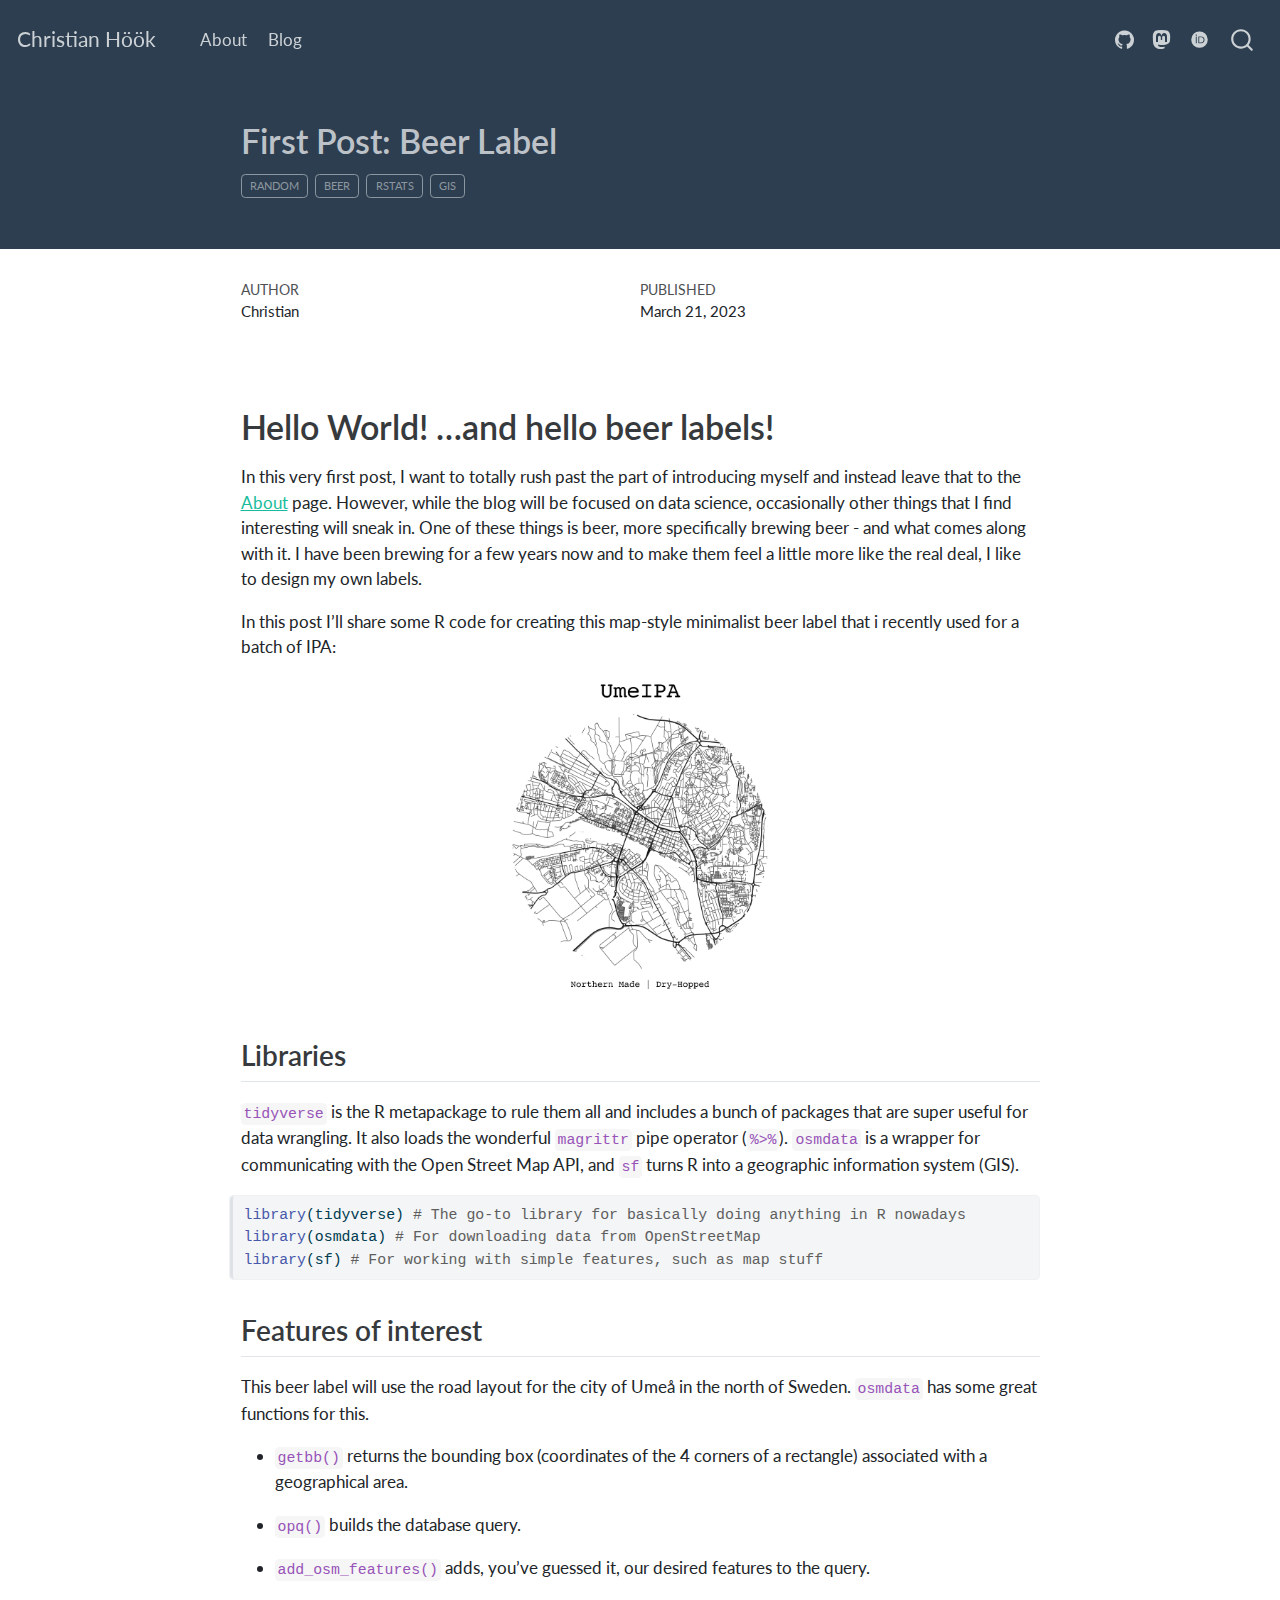
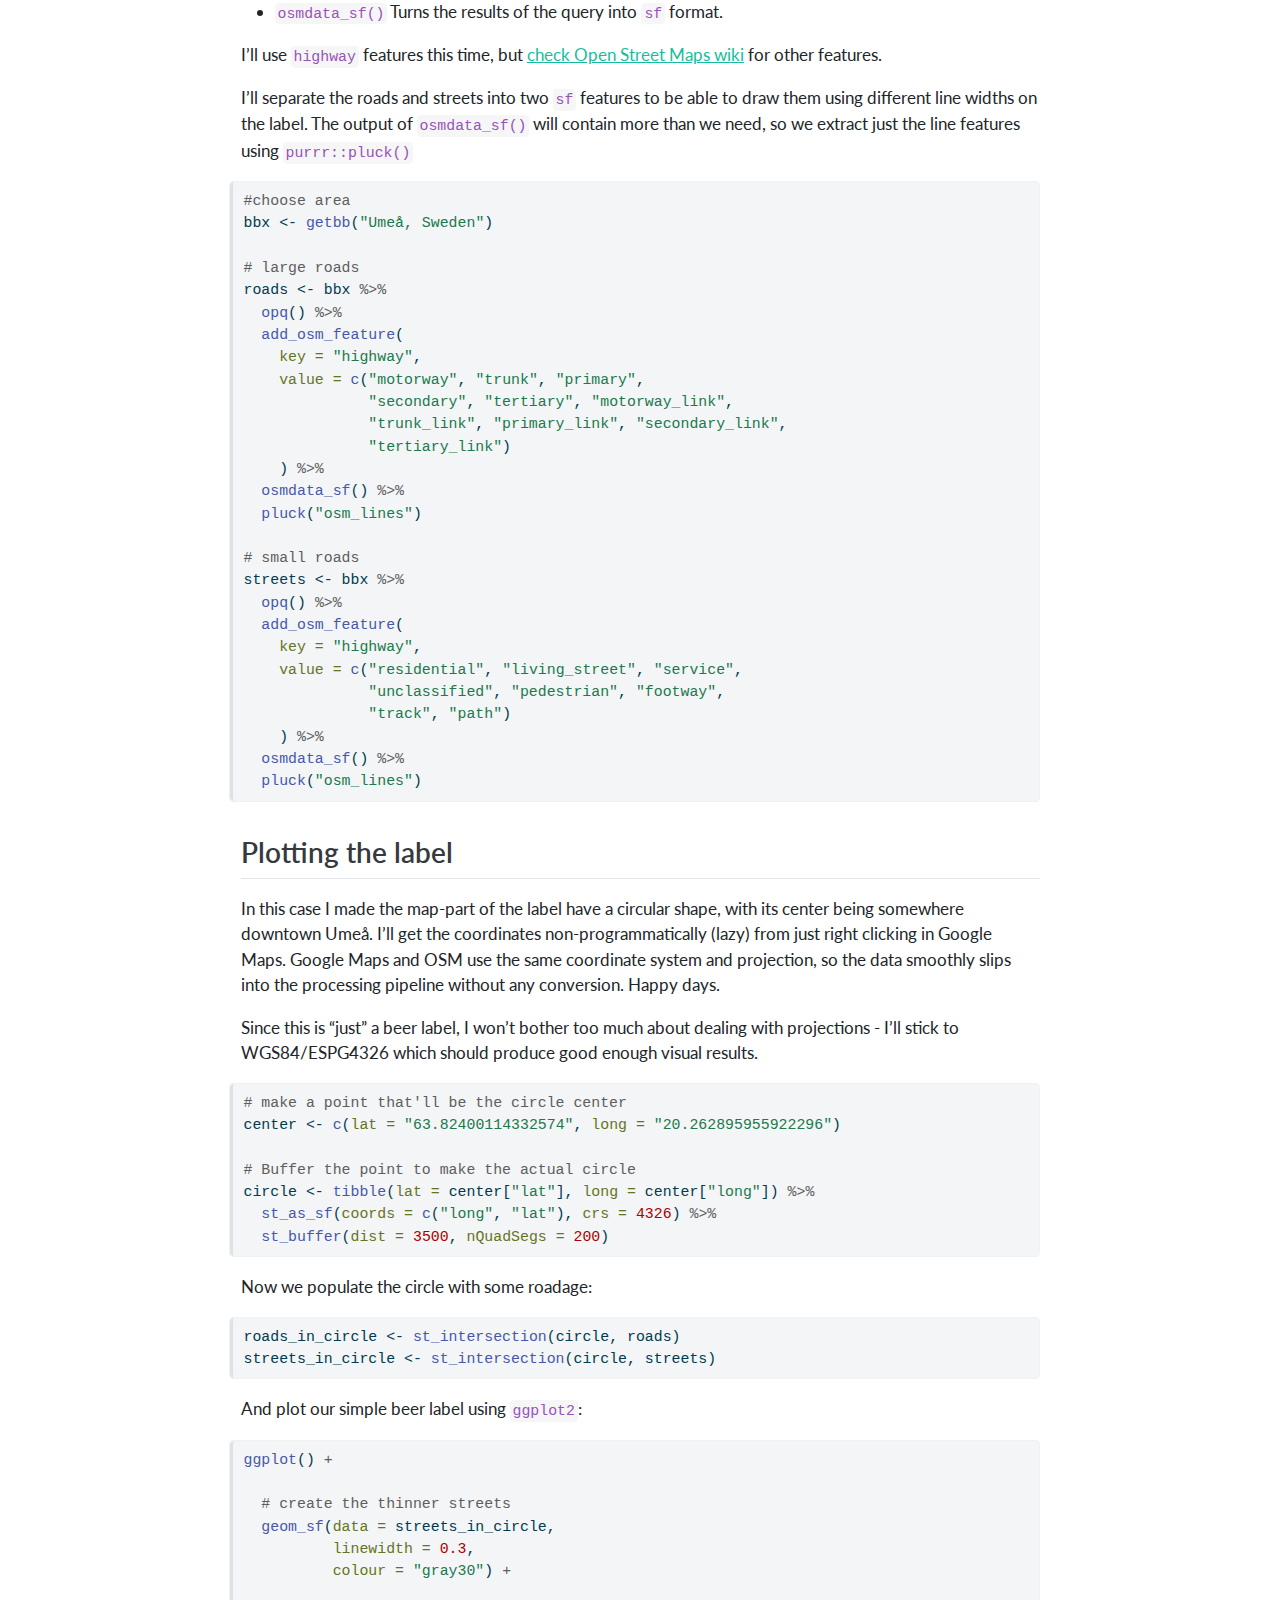
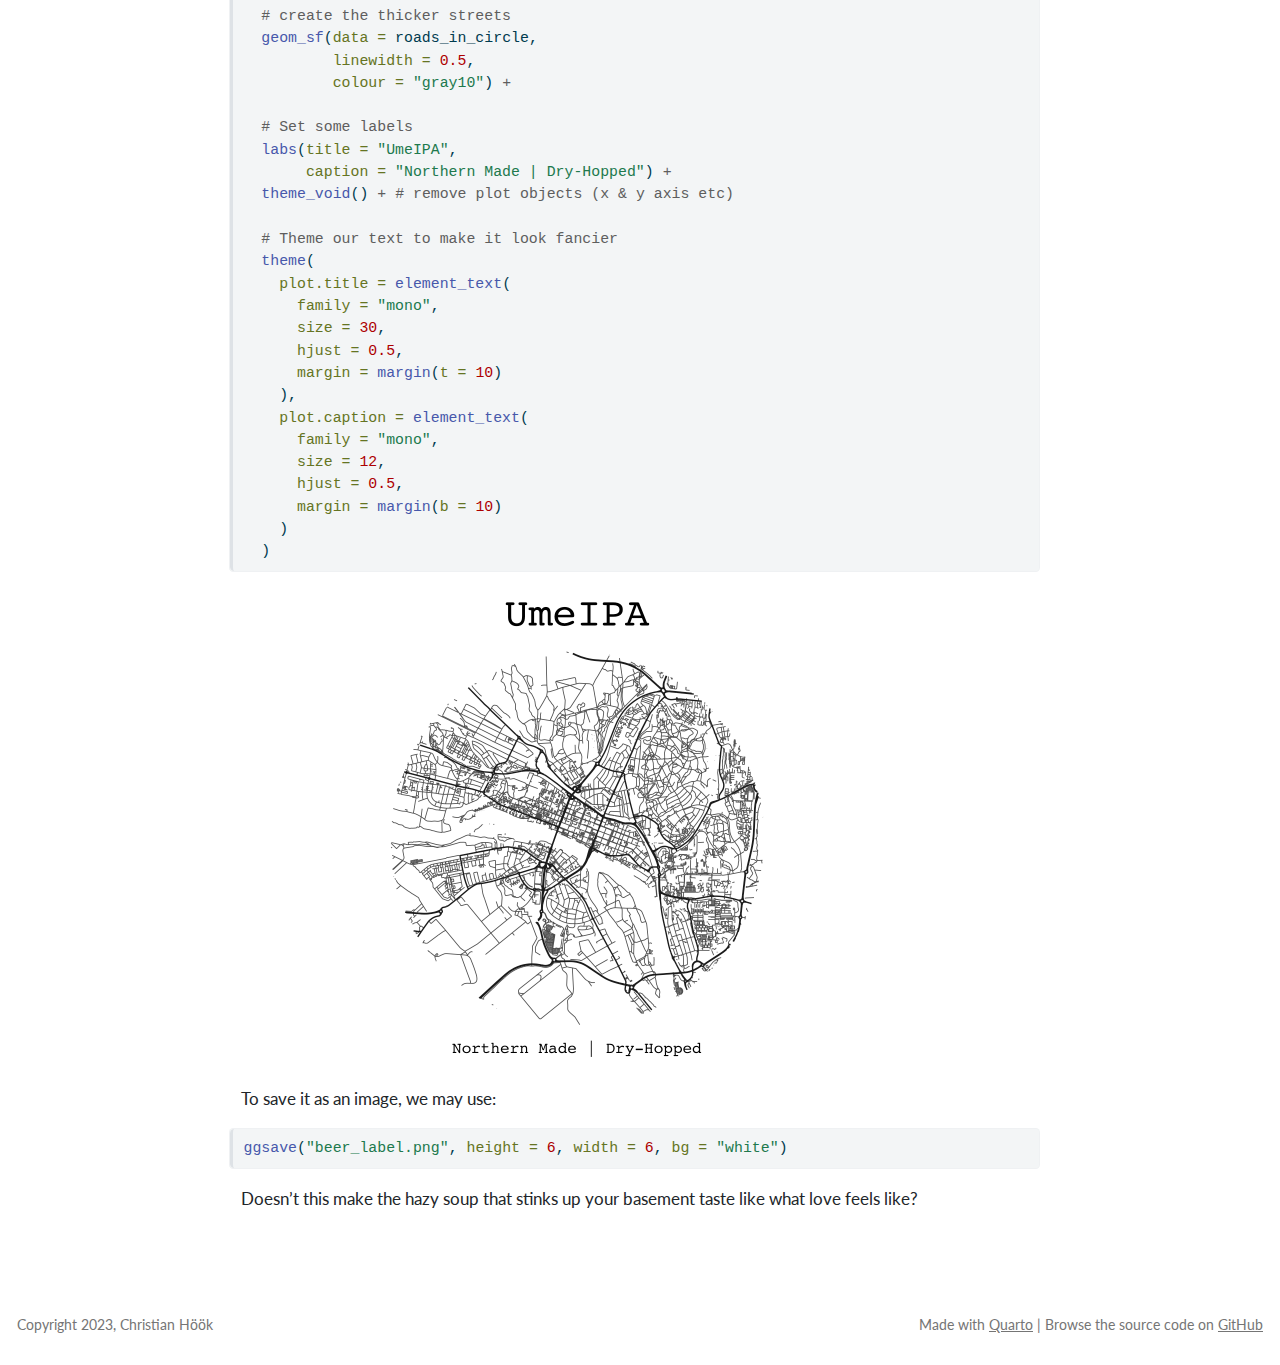
<file: docs/posts/first_post_beer_label/index.html>
<!DOCTYPE html>
<html xmlns="http://www.w3.org/1999/xhtml" lang="en" xml:lang="en"><head>

<meta charset="utf-8">
<meta name="generator" content="quarto-1.3.450">

<meta name="viewport" content="width=device-width, initial-scale=1.0, user-scalable=yes">

<meta name="author" content="Christian">
<meta name="dcterms.date" content="2023-03-21">

<title>Christian Höök - First Post: Beer Label</title>
<style>
code{white-space: pre-wrap;}
span.smallcaps{font-variant: small-caps;}
div.columns{display: flex; gap: min(4vw, 1.5em);}
div.column{flex: auto; overflow-x: auto;}
div.hanging-indent{margin-left: 1.5em; text-indent: -1.5em;}
ul.task-list{list-style: none;}
ul.task-list li input[type="checkbox"] {
  width: 0.8em;
  margin: 0 0.8em 0.2em -1em; /* quarto-specific, see https://github.com/quarto-dev/quarto-cli/issues/4556 */ 
  vertical-align: middle;
}
/* CSS for syntax highlighting */
pre > code.sourceCode { white-space: pre; position: relative; }
pre > code.sourceCode > span { display: inline-block; line-height: 1.25; }
pre > code.sourceCode > span:empty { height: 1.2em; }
.sourceCode { overflow: visible; }
code.sourceCode > span { color: inherit; text-decoration: inherit; }
div.sourceCode { margin: 1em 0; }
pre.sourceCode { margin: 0; }
@media screen {
div.sourceCode { overflow: auto; }
}
@media print {
pre > code.sourceCode { white-space: pre-wrap; }
pre > code.sourceCode > span { text-indent: -5em; padding-left: 5em; }
}
pre.numberSource code
  { counter-reset: source-line 0; }
pre.numberSource code > span
  { position: relative; left: -4em; counter-increment: source-line; }
pre.numberSource code > span > a:first-child::before
  { content: counter(source-line);
    position: relative; left: -1em; text-align: right; vertical-align: baseline;
    border: none; display: inline-block;
    -webkit-touch-callout: none; -webkit-user-select: none;
    -khtml-user-select: none; -moz-user-select: none;
    -ms-user-select: none; user-select: none;
    padding: 0 4px; width: 4em;
  }
pre.numberSource { margin-left: 3em;  padding-left: 4px; }
div.sourceCode
  {   }
@media screen {
pre > code.sourceCode > span > a:first-child::before { text-decoration: underline; }
}
</style>


<script src="../../site_libs/quarto-nav/quarto-nav.js"></script>
<script src="../../site_libs/quarto-nav/headroom.min.js"></script>
<script src="../../site_libs/clipboard/clipboard.min.js"></script>
<script src="../../site_libs/quarto-search/autocomplete.umd.js"></script>
<script src="../../site_libs/quarto-search/fuse.min.js"></script>
<script src="../../site_libs/quarto-search/quarto-search.js"></script>
<meta name="quarto:offset" content="../../">
<script src="../../site_libs/quarto-html/quarto.js"></script>
<script src="../../site_libs/quarto-html/popper.min.js"></script>
<script src="../../site_libs/quarto-html/tippy.umd.min.js"></script>
<script src="../../site_libs/quarto-html/anchor.min.js"></script>
<link href="../../site_libs/quarto-html/tippy.css" rel="stylesheet">
<link href="../../site_libs/quarto-html/quarto-syntax-highlighting.css" rel="stylesheet" id="quarto-text-highlighting-styles">
<script src="../../site_libs/bootstrap/bootstrap.min.js"></script>
<link href="../../site_libs/bootstrap/bootstrap-icons.css" rel="stylesheet">
<link href="../../site_libs/bootstrap/bootstrap.min.css" rel="stylesheet" id="quarto-bootstrap" data-mode="light">
<link href="../../site_libs/quarto-contrib/academicons-1.9.2/all.css" rel="stylesheet">
<link href="../../site_libs/quarto-contrib/academicons-1.9.2/size.css" rel="stylesheet">
<script id="quarto-search-options" type="application/json">{
  "location": "navbar",
  "copy-button": false,
  "collapse-after": 3,
  "panel-placement": "end",
  "type": "overlay",
  "limit": 20,
  "language": {
    "search-no-results-text": "No results",
    "search-matching-documents-text": "matching documents",
    "search-copy-link-title": "Copy link to search",
    "search-hide-matches-text": "Hide additional matches",
    "search-more-match-text": "more match in this document",
    "search-more-matches-text": "more matches in this document",
    "search-clear-button-title": "Clear",
    "search-detached-cancel-button-title": "Cancel",
    "search-submit-button-title": "Submit",
    "search-label": "Search"
  }
}</script>


<link rel="stylesheet" href="../../styles.css">
</head>

<body class="nav-fixed fullcontent">

<div id="quarto-search-results"></div>
  <header id="quarto-header" class="headroom fixed-top">
    <nav class="navbar navbar-expand-lg navbar-dark ">
      <div class="navbar-container container-fluid">
      <div class="navbar-brand-container">
    <a class="navbar-brand" href="../../index.html">
    <span class="navbar-title">Christian Höök</span>
    </a>
  </div>
            <div id="quarto-search" class="" title="Search"></div>
          <button class="navbar-toggler" type="button" data-bs-toggle="collapse" data-bs-target="#navbarCollapse" aria-controls="navbarCollapse" aria-expanded="false" aria-label="Toggle navigation" onclick="if (window.quartoToggleHeadroom) { window.quartoToggleHeadroom(); }">
  <span class="navbar-toggler-icon"></span>
</button>
          <div class="collapse navbar-collapse" id="navbarCollapse">
            <ul class="navbar-nav navbar-nav-scroll me-auto">
  <li class="nav-item">
    <a class="nav-link" href="../../about.html" rel="" target="">
 <span class="menu-text">About</span></a>
  </li>  
  <li class="nav-item">
    <a class="nav-link" href="../../index.html" rel="" target="">
 <span class="menu-text">Blog</span></a>
  </li>  
</ul>
            <ul class="navbar-nav navbar-nav-scroll ms-auto">
  <li class="nav-item compact">
    <a class="nav-link" href="https://github.com/hoeoek" rel="" target=""><i class="bi bi-github" role="img">
</i> 
 <span class="menu-text"></span></a>
  </li>  
  <li class="nav-item compact">
    <a class="nav-link" href="https://c.im/@hoeoek" rel="" target=""><i class="bi bi-mastodon" role="img">
</i> 
 <span class="menu-text"></span></a>
  </li>  
  <li class="nav-item">
    <a class="nav-link" href="https://orcid.org/0000-0001-6364-811X" rel="" target="">
 <span class="menu-text"><i class="ai  ai-orcid" title="" style="color:"></i></span></a>
  </li>  
</ul>
            <div class="quarto-navbar-tools">
</div>
          </div> <!-- /navcollapse -->
      </div> <!-- /container-fluid -->
    </nav>
</header>
<!-- content -->
<header id="title-block-header" class="quarto-title-block default page-columns page-full">
  <div class="quarto-title-banner page-columns page-full">
    <div class="quarto-title column-body">
      <h1 class="title">First Post: Beer Label</h1>
                                <div class="quarto-categories">
                <div class="quarto-category">random</div>
                <div class="quarto-category">beer</div>
                <div class="quarto-category">rstats</div>
                <div class="quarto-category">gis</div>
              </div>
                  </div>
  </div>
    
  
  <div class="quarto-title-meta">

      <div>
      <div class="quarto-title-meta-heading">Author</div>
      <div class="quarto-title-meta-contents">
               <p>Christian </p>
            </div>
    </div>
      
      <div>
      <div class="quarto-title-meta-heading">Published</div>
      <div class="quarto-title-meta-contents">
        <p class="date">March 21, 2023</p>
      </div>
    </div>
    
      
    </div>
    
  
  </header><div id="quarto-content" class="quarto-container page-columns page-rows-contents page-layout-article page-navbar">
<!-- sidebar -->
<!-- margin-sidebar -->
    
<!-- main -->
<main class="content quarto-banner-title-block" id="quarto-document-content">




<section id="hello-world-and-hello-beer-labels" class="level1">
<h1>Hello World! …and hello beer labels!</h1>
<p>In this very first post, I want to totally rush past the part of introducing myself and instead leave that to the <a href="../../about.html">About</a> page. However, while the blog will be focused on data science, occasionally other things that I find interesting will sneak in. One of these things is beer, more specifically brewing beer - and what comes along with it. I have been brewing for a few years now and to make them feel a little more like the real deal, I like to design my own labels.</p>
<p>In this post I’ll share some R code for creating this map-style minimalist beer label that i recently used for a batch of IPA:</p>
<div class="quarto-figure quarto-figure-center">
<figure class="figure">
<p><img src="beer_label.png" class="img-fluid figure-img" style="width:40.0%"></p>
</figure>
</div>
<section id="libraries" class="level2">
<h2 class="anchored" data-anchor-id="libraries">Libraries</h2>
<p><code>tidyverse</code> is the R metapackage to rule them all and includes a bunch of packages that are super useful for data wrangling. It also loads the wonderful <code>magrittr</code> pipe operator (<code>%&gt;%</code>). <code>osmdata</code> is a wrapper for communicating with the Open Street Map API, and <code>sf</code> turns R into a geographic information system (GIS).</p>
<div class="cell">
<div class="sourceCode cell-code" id="cb1"><pre class="sourceCode r code-with-copy"><code class="sourceCode r"><span id="cb1-1"><a href="#cb1-1" aria-hidden="true" tabindex="-1"></a><span class="fu">library</span>(tidyverse) <span class="co"># The go-to library for basically doing anything in R nowadays</span></span>
<span id="cb1-2"><a href="#cb1-2" aria-hidden="true" tabindex="-1"></a><span class="fu">library</span>(osmdata) <span class="co"># For downloading data from OpenStreetMap</span></span>
<span id="cb1-3"><a href="#cb1-3" aria-hidden="true" tabindex="-1"></a><span class="fu">library</span>(sf) <span class="co"># For working with simple features, such as map stuff</span></span></code><button title="Copy to Clipboard" class="code-copy-button"><i class="bi"></i></button></pre></div>
</div>
</section>
<section id="features-of-interest" class="level2">
<h2 class="anchored" data-anchor-id="features-of-interest">Features of interest</h2>
<p>This beer label will use the road layout for the city of Umeå in the north of Sweden. <code>osmdata</code> has some great functions for this.</p>
<ul>
<li><p><code>getbb()</code> returns the bounding box (coordinates of the 4 corners of a rectangle) associated with a geographical area.</p></li>
<li><p><code>opq()</code> builds the database query.</p></li>
<li><p><code>add_osm_features()</code> adds, you’ve guessed it, our desired features to the query.</p></li>
<li><p><code>osmdata_sf()</code> Turns the results of the query into <code>sf</code> format.</p></li>
</ul>
<p>I’ll use <code>highway</code> features this time, but <a href="https://wiki.openstreetmap.org/wiki/Map_features#Highway">check Open Street Maps wiki</a> for other features.</p>
<p>I’ll separate the roads and streets into two <code>sf</code> features to be able to draw them using different line widths on the label. The output of <code>osmdata_sf()</code> will contain more than we need, so we extract just the line features using <code>purrr::pluck()</code></p>
<div class="cell">
<div class="sourceCode cell-code" id="cb2"><pre class="sourceCode r code-with-copy"><code class="sourceCode r"><span id="cb2-1"><a href="#cb2-1" aria-hidden="true" tabindex="-1"></a><span class="co">#choose area</span></span>
<span id="cb2-2"><a href="#cb2-2" aria-hidden="true" tabindex="-1"></a>bbx <span class="ot">&lt;-</span> <span class="fu">getbb</span>(<span class="st">"Umeå, Sweden"</span>)</span>
<span id="cb2-3"><a href="#cb2-3" aria-hidden="true" tabindex="-1"></a></span>
<span id="cb2-4"><a href="#cb2-4" aria-hidden="true" tabindex="-1"></a><span class="co"># large roads</span></span>
<span id="cb2-5"><a href="#cb2-5" aria-hidden="true" tabindex="-1"></a>roads <span class="ot">&lt;-</span> bbx <span class="sc">%&gt;%</span></span>
<span id="cb2-6"><a href="#cb2-6" aria-hidden="true" tabindex="-1"></a>  <span class="fu">opq</span>() <span class="sc">%&gt;%</span></span>
<span id="cb2-7"><a href="#cb2-7" aria-hidden="true" tabindex="-1"></a>  <span class="fu">add_osm_feature</span>(</span>
<span id="cb2-8"><a href="#cb2-8" aria-hidden="true" tabindex="-1"></a>    <span class="at">key =</span> <span class="st">"highway"</span>,</span>
<span id="cb2-9"><a href="#cb2-9" aria-hidden="true" tabindex="-1"></a>    <span class="at">value =</span> <span class="fu">c</span>(<span class="st">"motorway"</span>, <span class="st">"trunk"</span>, <span class="st">"primary"</span>,</span>
<span id="cb2-10"><a href="#cb2-10" aria-hidden="true" tabindex="-1"></a>              <span class="st">"secondary"</span>, <span class="st">"tertiary"</span>, <span class="st">"motorway_link"</span>,</span>
<span id="cb2-11"><a href="#cb2-11" aria-hidden="true" tabindex="-1"></a>              <span class="st">"trunk_link"</span>, <span class="st">"primary_link"</span>, <span class="st">"secondary_link"</span>,</span>
<span id="cb2-12"><a href="#cb2-12" aria-hidden="true" tabindex="-1"></a>              <span class="st">"tertiary_link"</span>)</span>
<span id="cb2-13"><a href="#cb2-13" aria-hidden="true" tabindex="-1"></a>    ) <span class="sc">%&gt;%</span></span>
<span id="cb2-14"><a href="#cb2-14" aria-hidden="true" tabindex="-1"></a>  <span class="fu">osmdata_sf</span>() <span class="sc">%&gt;%</span> </span>
<span id="cb2-15"><a href="#cb2-15" aria-hidden="true" tabindex="-1"></a>  <span class="fu">pluck</span>(<span class="st">"osm_lines"</span>) </span>
<span id="cb2-16"><a href="#cb2-16" aria-hidden="true" tabindex="-1"></a></span>
<span id="cb2-17"><a href="#cb2-17" aria-hidden="true" tabindex="-1"></a><span class="co"># small roads</span></span>
<span id="cb2-18"><a href="#cb2-18" aria-hidden="true" tabindex="-1"></a>streets <span class="ot">&lt;-</span> bbx <span class="sc">%&gt;%</span></span>
<span id="cb2-19"><a href="#cb2-19" aria-hidden="true" tabindex="-1"></a>  <span class="fu">opq</span>() <span class="sc">%&gt;%</span></span>
<span id="cb2-20"><a href="#cb2-20" aria-hidden="true" tabindex="-1"></a>  <span class="fu">add_osm_feature</span>(</span>
<span id="cb2-21"><a href="#cb2-21" aria-hidden="true" tabindex="-1"></a>    <span class="at">key =</span> <span class="st">"highway"</span>,</span>
<span id="cb2-22"><a href="#cb2-22" aria-hidden="true" tabindex="-1"></a>    <span class="at">value =</span> <span class="fu">c</span>(<span class="st">"residential"</span>, <span class="st">"living_street"</span>, <span class="st">"service"</span>,</span>
<span id="cb2-23"><a href="#cb2-23" aria-hidden="true" tabindex="-1"></a>              <span class="st">"unclassified"</span>, <span class="st">"pedestrian"</span>, <span class="st">"footway"</span>,</span>
<span id="cb2-24"><a href="#cb2-24" aria-hidden="true" tabindex="-1"></a>              <span class="st">"track"</span>, <span class="st">"path"</span>)</span>
<span id="cb2-25"><a href="#cb2-25" aria-hidden="true" tabindex="-1"></a>    ) <span class="sc">%&gt;%</span></span>
<span id="cb2-26"><a href="#cb2-26" aria-hidden="true" tabindex="-1"></a>  <span class="fu">osmdata_sf</span>() <span class="sc">%&gt;%</span> </span>
<span id="cb2-27"><a href="#cb2-27" aria-hidden="true" tabindex="-1"></a>  <span class="fu">pluck</span>(<span class="st">"osm_lines"</span>) </span></code><button title="Copy to Clipboard" class="code-copy-button"><i class="bi"></i></button></pre></div>
</div>
</section>
<section id="plotting-the-label" class="level2">
<h2 class="anchored" data-anchor-id="plotting-the-label">Plotting the label</h2>
<p>In this case I made the map-part of the label have a circular shape, with its center being somewhere downtown Umeå. I’ll get the coordinates non-programmatically (lazy) from just right clicking in Google Maps. Google Maps and OSM use the same coordinate system and projection, so the data smoothly slips into the processing pipeline without any conversion. Happy days.</p>
<p>Since this is “just” a beer label, I won’t bother too much about dealing with projections - I’ll stick to WGS84/ESPG4326 which should produce good enough visual results.</p>
<div class="cell">
<div class="sourceCode cell-code" id="cb3"><pre class="sourceCode r code-with-copy"><code class="sourceCode r"><span id="cb3-1"><a href="#cb3-1" aria-hidden="true" tabindex="-1"></a><span class="co"># make a point that'll be the circle center</span></span>
<span id="cb3-2"><a href="#cb3-2" aria-hidden="true" tabindex="-1"></a>center <span class="ot">&lt;-</span> <span class="fu">c</span>(<span class="at">lat =</span> <span class="st">"63.82400114332574"</span>, <span class="at">long =</span> <span class="st">"20.262895955922296"</span>)</span>
<span id="cb3-3"><a href="#cb3-3" aria-hidden="true" tabindex="-1"></a></span>
<span id="cb3-4"><a href="#cb3-4" aria-hidden="true" tabindex="-1"></a><span class="co"># Buffer the point to make the actual circle</span></span>
<span id="cb3-5"><a href="#cb3-5" aria-hidden="true" tabindex="-1"></a>circle <span class="ot">&lt;-</span> <span class="fu">tibble</span>(<span class="at">lat =</span> center[<span class="st">"lat"</span>], <span class="at">long =</span> center[<span class="st">"long"</span>]) <span class="sc">%&gt;%</span></span>
<span id="cb3-6"><a href="#cb3-6" aria-hidden="true" tabindex="-1"></a>  <span class="fu">st_as_sf</span>(<span class="at">coords =</span> <span class="fu">c</span>(<span class="st">"long"</span>, <span class="st">"lat"</span>), <span class="at">crs =</span> <span class="dv">4326</span>) <span class="sc">%&gt;%</span></span>
<span id="cb3-7"><a href="#cb3-7" aria-hidden="true" tabindex="-1"></a>  <span class="fu">st_buffer</span>(<span class="at">dist =</span> <span class="dv">3500</span>, <span class="at">nQuadSegs =</span> <span class="dv">200</span>)</span></code><button title="Copy to Clipboard" class="code-copy-button"><i class="bi"></i></button></pre></div>
</div>
<p>Now we populate the circle with some roadage:</p>
<div class="cell">
<div class="sourceCode cell-code" id="cb4"><pre class="sourceCode r code-with-copy"><code class="sourceCode r"><span id="cb4-1"><a href="#cb4-1" aria-hidden="true" tabindex="-1"></a>roads_in_circle <span class="ot">&lt;-</span> <span class="fu">st_intersection</span>(circle, roads)</span>
<span id="cb4-2"><a href="#cb4-2" aria-hidden="true" tabindex="-1"></a>streets_in_circle <span class="ot">&lt;-</span> <span class="fu">st_intersection</span>(circle, streets)</span></code><button title="Copy to Clipboard" class="code-copy-button"><i class="bi"></i></button></pre></div>
</div>
<p>And plot our simple beer label using <code>ggplot2</code>:</p>
<div class="cell">
<div class="sourceCode cell-code" id="cb5"><pre class="sourceCode r code-with-copy"><code class="sourceCode r"><span id="cb5-1"><a href="#cb5-1" aria-hidden="true" tabindex="-1"></a><span class="fu">ggplot</span>() <span class="sc">+</span></span>
<span id="cb5-2"><a href="#cb5-2" aria-hidden="true" tabindex="-1"></a>  </span>
<span id="cb5-3"><a href="#cb5-3" aria-hidden="true" tabindex="-1"></a>  <span class="co"># create the thinner streets</span></span>
<span id="cb5-4"><a href="#cb5-4" aria-hidden="true" tabindex="-1"></a>  <span class="fu">geom_sf</span>(<span class="at">data =</span> streets_in_circle,</span>
<span id="cb5-5"><a href="#cb5-5" aria-hidden="true" tabindex="-1"></a>          <span class="at">linewidth =</span> <span class="fl">0.3</span>,</span>
<span id="cb5-6"><a href="#cb5-6" aria-hidden="true" tabindex="-1"></a>          <span class="at">colour =</span> <span class="st">"gray30"</span>) <span class="sc">+</span></span>
<span id="cb5-7"><a href="#cb5-7" aria-hidden="true" tabindex="-1"></a>  </span>
<span id="cb5-8"><a href="#cb5-8" aria-hidden="true" tabindex="-1"></a>  <span class="co"># create the thicker streets</span></span>
<span id="cb5-9"><a href="#cb5-9" aria-hidden="true" tabindex="-1"></a>  <span class="fu">geom_sf</span>(<span class="at">data =</span> roads_in_circle,</span>
<span id="cb5-10"><a href="#cb5-10" aria-hidden="true" tabindex="-1"></a>          <span class="at">linewidth =</span> <span class="fl">0.5</span>,</span>
<span id="cb5-11"><a href="#cb5-11" aria-hidden="true" tabindex="-1"></a>          <span class="at">colour =</span> <span class="st">"gray10"</span>) <span class="sc">+</span></span>
<span id="cb5-12"><a href="#cb5-12" aria-hidden="true" tabindex="-1"></a>  </span>
<span id="cb5-13"><a href="#cb5-13" aria-hidden="true" tabindex="-1"></a>  <span class="co"># Set some labels</span></span>
<span id="cb5-14"><a href="#cb5-14" aria-hidden="true" tabindex="-1"></a>  <span class="fu">labs</span>(<span class="at">title =</span> <span class="st">"UmeIPA"</span>,</span>
<span id="cb5-15"><a href="#cb5-15" aria-hidden="true" tabindex="-1"></a>       <span class="at">caption =</span> <span class="st">"Northern Made | Dry-Hopped"</span>) <span class="sc">+</span></span>
<span id="cb5-16"><a href="#cb5-16" aria-hidden="true" tabindex="-1"></a>  <span class="fu">theme_void</span>() <span class="sc">+</span> <span class="co"># remove plot objects (x &amp; y axis etc)</span></span>
<span id="cb5-17"><a href="#cb5-17" aria-hidden="true" tabindex="-1"></a>  </span>
<span id="cb5-18"><a href="#cb5-18" aria-hidden="true" tabindex="-1"></a>  <span class="co"># Theme our text to make it look fancier</span></span>
<span id="cb5-19"><a href="#cb5-19" aria-hidden="true" tabindex="-1"></a>  <span class="fu">theme</span>(</span>
<span id="cb5-20"><a href="#cb5-20" aria-hidden="true" tabindex="-1"></a>    <span class="at">plot.title =</span> <span class="fu">element_text</span>(</span>
<span id="cb5-21"><a href="#cb5-21" aria-hidden="true" tabindex="-1"></a>      <span class="at">family =</span> <span class="st">"mono"</span>,</span>
<span id="cb5-22"><a href="#cb5-22" aria-hidden="true" tabindex="-1"></a>      <span class="at">size =</span> <span class="dv">30</span>,</span>
<span id="cb5-23"><a href="#cb5-23" aria-hidden="true" tabindex="-1"></a>      <span class="at">hjust =</span> <span class="fl">0.5</span>,</span>
<span id="cb5-24"><a href="#cb5-24" aria-hidden="true" tabindex="-1"></a>      <span class="at">margin =</span> <span class="fu">margin</span>(<span class="at">t =</span> <span class="dv">10</span>)</span>
<span id="cb5-25"><a href="#cb5-25" aria-hidden="true" tabindex="-1"></a>    ),</span>
<span id="cb5-26"><a href="#cb5-26" aria-hidden="true" tabindex="-1"></a>    <span class="at">plot.caption =</span> <span class="fu">element_text</span>(</span>
<span id="cb5-27"><a href="#cb5-27" aria-hidden="true" tabindex="-1"></a>      <span class="at">family =</span> <span class="st">"mono"</span>,</span>
<span id="cb5-28"><a href="#cb5-28" aria-hidden="true" tabindex="-1"></a>      <span class="at">size =</span> <span class="dv">12</span>,</span>
<span id="cb5-29"><a href="#cb5-29" aria-hidden="true" tabindex="-1"></a>      <span class="at">hjust =</span> <span class="fl">0.5</span>,</span>
<span id="cb5-30"><a href="#cb5-30" aria-hidden="true" tabindex="-1"></a>      <span class="at">margin =</span> <span class="fu">margin</span>(<span class="at">b =</span> <span class="dv">10</span>)</span>
<span id="cb5-31"><a href="#cb5-31" aria-hidden="true" tabindex="-1"></a>    )</span>
<span id="cb5-32"><a href="#cb5-32" aria-hidden="true" tabindex="-1"></a>  )</span></code><button title="Copy to Clipboard" class="code-copy-button"><i class="bi"></i></button></pre></div>
<div class="cell-output-display">
<p><img src="index_files/figure-html/unnamed-chunk-6-1.png" class="img-fluid" width="672"></p>
</div>
</div>
<p>To save it as an image, we may use:</p>
<div class="cell">
<div class="sourceCode cell-code" id="cb6"><pre class="sourceCode r code-with-copy"><code class="sourceCode r"><span id="cb6-1"><a href="#cb6-1" aria-hidden="true" tabindex="-1"></a><span class="fu">ggsave</span>(<span class="st">"beer_label.png"</span>, <span class="at">height =</span> <span class="dv">6</span>, <span class="at">width =</span> <span class="dv">6</span>, <span class="at">bg =</span> <span class="st">"white"</span>)</span></code><button title="Copy to Clipboard" class="code-copy-button"><i class="bi"></i></button></pre></div>
</div>
<p>Doesn’t this make the hazy soup that stinks up your basement taste like what love feels like?</p>


</section>
</section>

</main> <!-- /main -->
<script id="quarto-html-after-body" type="application/javascript">
window.document.addEventListener("DOMContentLoaded", function (event) {
  const toggleBodyColorMode = (bsSheetEl) => {
    const mode = bsSheetEl.getAttribute("data-mode");
    const bodyEl = window.document.querySelector("body");
    if (mode === "dark") {
      bodyEl.classList.add("quarto-dark");
      bodyEl.classList.remove("quarto-light");
    } else {
      bodyEl.classList.add("quarto-light");
      bodyEl.classList.remove("quarto-dark");
    }
  }
  const toggleBodyColorPrimary = () => {
    const bsSheetEl = window.document.querySelector("link#quarto-bootstrap");
    if (bsSheetEl) {
      toggleBodyColorMode(bsSheetEl);
    }
  }
  toggleBodyColorPrimary();  
  const icon = "";
  const anchorJS = new window.AnchorJS();
  anchorJS.options = {
    placement: 'right',
    icon: icon
  };
  anchorJS.add('.anchored');
  const isCodeAnnotation = (el) => {
    for (const clz of el.classList) {
      if (clz.startsWith('code-annotation-')) {                     
        return true;
      }
    }
    return false;
  }
  const clipboard = new window.ClipboardJS('.code-copy-button', {
    text: function(trigger) {
      const codeEl = trigger.previousElementSibling.cloneNode(true);
      for (const childEl of codeEl.children) {
        if (isCodeAnnotation(childEl)) {
          childEl.remove();
        }
      }
      return codeEl.innerText;
    }
  });
  clipboard.on('success', function(e) {
    // button target
    const button = e.trigger;
    // don't keep focus
    button.blur();
    // flash "checked"
    button.classList.add('code-copy-button-checked');
    var currentTitle = button.getAttribute("title");
    button.setAttribute("title", "Copied!");
    let tooltip;
    if (window.bootstrap) {
      button.setAttribute("data-bs-toggle", "tooltip");
      button.setAttribute("data-bs-placement", "left");
      button.setAttribute("data-bs-title", "Copied!");
      tooltip = new bootstrap.Tooltip(button, 
        { trigger: "manual", 
          customClass: "code-copy-button-tooltip",
          offset: [0, -8]});
      tooltip.show();    
    }
    setTimeout(function() {
      if (tooltip) {
        tooltip.hide();
        button.removeAttribute("data-bs-title");
        button.removeAttribute("data-bs-toggle");
        button.removeAttribute("data-bs-placement");
      }
      button.setAttribute("title", currentTitle);
      button.classList.remove('code-copy-button-checked');
    }, 1000);
    // clear code selection
    e.clearSelection();
  });
  function tippyHover(el, contentFn) {
    const config = {
      allowHTML: true,
      content: contentFn,
      maxWidth: 500,
      delay: 100,
      arrow: false,
      appendTo: function(el) {
          return el.parentElement;
      },
      interactive: true,
      interactiveBorder: 10,
      theme: 'quarto',
      placement: 'bottom-start'
    };
    window.tippy(el, config); 
  }
  const noterefs = window.document.querySelectorAll('a[role="doc-noteref"]');
  for (var i=0; i<noterefs.length; i++) {
    const ref = noterefs[i];
    tippyHover(ref, function() {
      // use id or data attribute instead here
      let href = ref.getAttribute('data-footnote-href') || ref.getAttribute('href');
      try { href = new URL(href).hash; } catch {}
      const id = href.replace(/^#\/?/, "");
      const note = window.document.getElementById(id);
      return note.innerHTML;
    });
  }
      let selectedAnnoteEl;
      const selectorForAnnotation = ( cell, annotation) => {
        let cellAttr = 'data-code-cell="' + cell + '"';
        let lineAttr = 'data-code-annotation="' +  annotation + '"';
        const selector = 'span[' + cellAttr + '][' + lineAttr + ']';
        return selector;
      }
      const selectCodeLines = (annoteEl) => {
        const doc = window.document;
        const targetCell = annoteEl.getAttribute("data-target-cell");
        const targetAnnotation = annoteEl.getAttribute("data-target-annotation");
        const annoteSpan = window.document.querySelector(selectorForAnnotation(targetCell, targetAnnotation));
        const lines = annoteSpan.getAttribute("data-code-lines").split(",");
        const lineIds = lines.map((line) => {
          return targetCell + "-" + line;
        })
        let top = null;
        let height = null;
        let parent = null;
        if (lineIds.length > 0) {
            //compute the position of the single el (top and bottom and make a div)
            const el = window.document.getElementById(lineIds[0]);
            top = el.offsetTop;
            height = el.offsetHeight;
            parent = el.parentElement.parentElement;
          if (lineIds.length > 1) {
            const lastEl = window.document.getElementById(lineIds[lineIds.length - 1]);
            const bottom = lastEl.offsetTop + lastEl.offsetHeight;
            height = bottom - top;
          }
          if (top !== null && height !== null && parent !== null) {
            // cook up a div (if necessary) and position it 
            let div = window.document.getElementById("code-annotation-line-highlight");
            if (div === null) {
              div = window.document.createElement("div");
              div.setAttribute("id", "code-annotation-line-highlight");
              div.style.position = 'absolute';
              parent.appendChild(div);
            }
            div.style.top = top - 2 + "px";
            div.style.height = height + 4 + "px";
            let gutterDiv = window.document.getElementById("code-annotation-line-highlight-gutter");
            if (gutterDiv === null) {
              gutterDiv = window.document.createElement("div");
              gutterDiv.setAttribute("id", "code-annotation-line-highlight-gutter");
              gutterDiv.style.position = 'absolute';
              const codeCell = window.document.getElementById(targetCell);
              const gutter = codeCell.querySelector('.code-annotation-gutter');
              gutter.appendChild(gutterDiv);
            }
            gutterDiv.style.top = top - 2 + "px";
            gutterDiv.style.height = height + 4 + "px";
          }
          selectedAnnoteEl = annoteEl;
        }
      };
      const unselectCodeLines = () => {
        const elementsIds = ["code-annotation-line-highlight", "code-annotation-line-highlight-gutter"];
        elementsIds.forEach((elId) => {
          const div = window.document.getElementById(elId);
          if (div) {
            div.remove();
          }
        });
        selectedAnnoteEl = undefined;
      };
      // Attach click handler to the DT
      const annoteDls = window.document.querySelectorAll('dt[data-target-cell]');
      for (const annoteDlNode of annoteDls) {
        annoteDlNode.addEventListener('click', (event) => {
          const clickedEl = event.target;
          if (clickedEl !== selectedAnnoteEl) {
            unselectCodeLines();
            const activeEl = window.document.querySelector('dt[data-target-cell].code-annotation-active');
            if (activeEl) {
              activeEl.classList.remove('code-annotation-active');
            }
            selectCodeLines(clickedEl);
            clickedEl.classList.add('code-annotation-active');
          } else {
            // Unselect the line
            unselectCodeLines();
            clickedEl.classList.remove('code-annotation-active');
          }
        });
      }
  const findCites = (el) => {
    const parentEl = el.parentElement;
    if (parentEl) {
      const cites = parentEl.dataset.cites;
      if (cites) {
        return {
          el,
          cites: cites.split(' ')
        };
      } else {
        return findCites(el.parentElement)
      }
    } else {
      return undefined;
    }
  };
  var bibliorefs = window.document.querySelectorAll('a[role="doc-biblioref"]');
  for (var i=0; i<bibliorefs.length; i++) {
    const ref = bibliorefs[i];
    const citeInfo = findCites(ref);
    if (citeInfo) {
      tippyHover(citeInfo.el, function() {
        var popup = window.document.createElement('div');
        citeInfo.cites.forEach(function(cite) {
          var citeDiv = window.document.createElement('div');
          citeDiv.classList.add('hanging-indent');
          citeDiv.classList.add('csl-entry');
          var biblioDiv = window.document.getElementById('ref-' + cite);
          if (biblioDiv) {
            citeDiv.innerHTML = biblioDiv.innerHTML;
          }
          popup.appendChild(citeDiv);
        });
        return popup.innerHTML;
      });
    }
  }
    var localhostRegex = new RegExp(/^(?:http|https):\/\/localhost\:?[0-9]*\//);
      var filterRegex = new RegExp('/' + window.location.host + '/');
    var isInternal = (href) => {
        return filterRegex.test(href) || localhostRegex.test(href);
    }
    // Inspect non-navigation links and adorn them if external
 	var links = window.document.querySelectorAll('a[href]:not(.nav-link):not(.navbar-brand):not(.toc-action):not(.sidebar-link):not(.sidebar-item-toggle):not(.pagination-link):not(.no-external):not([aria-hidden]):not(.dropdown-item)');
    for (var i=0; i<links.length; i++) {
      const link = links[i];
      if (!isInternal(link.href)) {
          // target, if specified
          link.setAttribute("target", "_blank");
      }
    }
});
</script>
</div> <!-- /content -->
<footer class="footer">
  <div class="nav-footer">
    <div class="nav-footer-left">Copyright 2023, Christian Höök</div>   
    <div class="nav-footer-center">
      &nbsp;
    </div>
    <div class="nav-footer-right">Made with <a href="https://quarto.com">Quarto</a> | Browse the source code on <a href="https://github.com/hoeoek/hoeoek.github.io">GitHub</a></div>
  </div>
</footer>



</body></html>
</file>
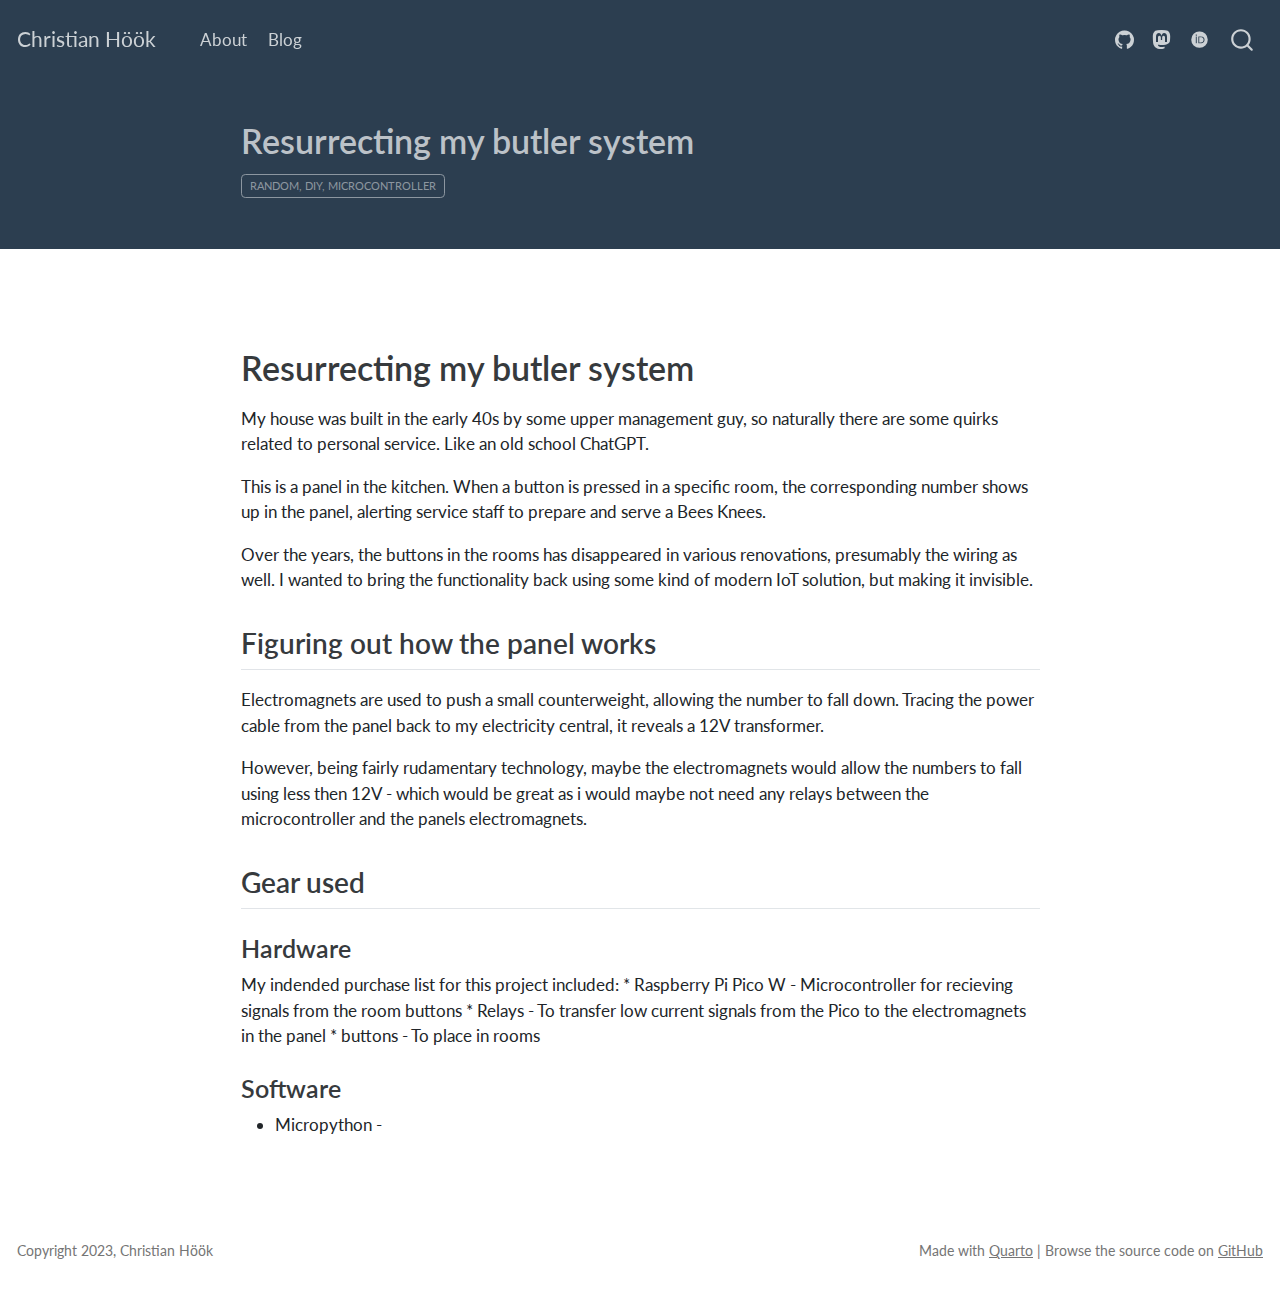
<file: docs/posts/resurrecting_butler_system/index.html>
<!DOCTYPE html>
<html xmlns="http://www.w3.org/1999/xhtml" lang="en" xml:lang="en"><head>

<meta charset="utf-8">
<meta name="generator" content="quarto-1.3.450">

<meta name="viewport" content="width=device-width, initial-scale=1.0, user-scalable=yes">


<title>Christian Höök - Resurrecting my butler system</title>
<style>
code{white-space: pre-wrap;}
span.smallcaps{font-variant: small-caps;}
div.columns{display: flex; gap: min(4vw, 1.5em);}
div.column{flex: auto; overflow-x: auto;}
div.hanging-indent{margin-left: 1.5em; text-indent: -1.5em;}
ul.task-list{list-style: none;}
ul.task-list li input[type="checkbox"] {
  width: 0.8em;
  margin: 0 0.8em 0.2em -1em; /* quarto-specific, see https://github.com/quarto-dev/quarto-cli/issues/4556 */ 
  vertical-align: middle;
}
</style>


<script src="../../site_libs/quarto-nav/quarto-nav.js"></script>
<script src="../../site_libs/quarto-nav/headroom.min.js"></script>
<script src="../../site_libs/clipboard/clipboard.min.js"></script>
<script src="../../site_libs/quarto-search/autocomplete.umd.js"></script>
<script src="../../site_libs/quarto-search/fuse.min.js"></script>
<script src="../../site_libs/quarto-search/quarto-search.js"></script>
<meta name="quarto:offset" content="../../">
<script src="../../site_libs/quarto-html/quarto.js"></script>
<script src="../../site_libs/quarto-html/popper.min.js"></script>
<script src="../../site_libs/quarto-html/tippy.umd.min.js"></script>
<script src="../../site_libs/quarto-html/anchor.min.js"></script>
<link href="../../site_libs/quarto-html/tippy.css" rel="stylesheet">
<link href="../../site_libs/quarto-html/quarto-syntax-highlighting.css" rel="stylesheet" id="quarto-text-highlighting-styles">
<script src="../../site_libs/bootstrap/bootstrap.min.js"></script>
<link href="../../site_libs/bootstrap/bootstrap-icons.css" rel="stylesheet">
<link href="../../site_libs/bootstrap/bootstrap.min.css" rel="stylesheet" id="quarto-bootstrap" data-mode="light">
<link href="../../site_libs/quarto-contrib/academicons-1.9.2/all.css" rel="stylesheet">
<link href="../../site_libs/quarto-contrib/academicons-1.9.2/size.css" rel="stylesheet">
<script id="quarto-search-options" type="application/json">{
  "location": "navbar",
  "copy-button": false,
  "collapse-after": 3,
  "panel-placement": "end",
  "type": "overlay",
  "limit": 20,
  "language": {
    "search-no-results-text": "No results",
    "search-matching-documents-text": "matching documents",
    "search-copy-link-title": "Copy link to search",
    "search-hide-matches-text": "Hide additional matches",
    "search-more-match-text": "more match in this document",
    "search-more-matches-text": "more matches in this document",
    "search-clear-button-title": "Clear",
    "search-detached-cancel-button-title": "Cancel",
    "search-submit-button-title": "Submit",
    "search-label": "Search"
  }
}</script>


<link rel="stylesheet" href="../../styles.css">
</head>

<body class="nav-fixed fullcontent">

<div id="quarto-search-results"></div>
  <header id="quarto-header" class="headroom fixed-top">
    <nav class="navbar navbar-expand-lg navbar-dark ">
      <div class="navbar-container container-fluid">
      <div class="navbar-brand-container">
    <a class="navbar-brand" href="../../index.html">
    <span class="navbar-title">Christian Höök</span>
    </a>
  </div>
            <div id="quarto-search" class="" title="Search"></div>
          <button class="navbar-toggler" type="button" data-bs-toggle="collapse" data-bs-target="#navbarCollapse" aria-controls="navbarCollapse" aria-expanded="false" aria-label="Toggle navigation" onclick="if (window.quartoToggleHeadroom) { window.quartoToggleHeadroom(); }">
  <span class="navbar-toggler-icon"></span>
</button>
          <div class="collapse navbar-collapse" id="navbarCollapse">
            <ul class="navbar-nav navbar-nav-scroll me-auto">
  <li class="nav-item">
    <a class="nav-link" href="../../about.html" rel="" target="">
 <span class="menu-text">About</span></a>
  </li>  
  <li class="nav-item">
    <a class="nav-link" href="../../index.html" rel="" target="">
 <span class="menu-text">Blog</span></a>
  </li>  
</ul>
            <ul class="navbar-nav navbar-nav-scroll ms-auto">
  <li class="nav-item compact">
    <a class="nav-link" href="https://github.com/hoeoek" rel="" target=""><i class="bi bi-github" role="img">
</i> 
 <span class="menu-text"></span></a>
  </li>  
  <li class="nav-item compact">
    <a class="nav-link" href="https://c.im/@hoeoek" rel="" target=""><i class="bi bi-mastodon" role="img">
</i> 
 <span class="menu-text"></span></a>
  </li>  
  <li class="nav-item">
    <a class="nav-link" href="https://orcid.org/0000-0001-6364-811X" rel="" target="">
 <span class="menu-text"><i class="ai  ai-orcid" title="" style="color:"></i></span></a>
  </li>  
</ul>
            <div class="quarto-navbar-tools">
</div>
          </div> <!-- /navcollapse -->
      </div> <!-- /container-fluid -->
    </nav>
</header>
<!-- content -->
<header id="title-block-header" class="quarto-title-block default page-columns page-full">
  <div class="quarto-title-banner page-columns page-full">
    <div class="quarto-title column-body">
      <h1 class="title">Resurrecting my butler system</h1>
                                <div class="quarto-categories">
                <div class="quarto-category">random, diy, microcontroller</div>
              </div>
                  </div>
  </div>
    
  
  <div class="quarto-title-meta">

      
    
      
    </div>
    
  
  </header><div id="quarto-content" class="quarto-container page-columns page-rows-contents page-layout-article page-navbar">
<!-- sidebar -->
<!-- margin-sidebar -->
    
<!-- main -->
<main class="content quarto-banner-title-block" id="quarto-document-content">




<section id="resurrecting-my-butler-system" class="level1">
<h1>Resurrecting my butler system</h1>
<p>My house was built in the early 40s by some upper management guy, so naturally there are some quirks related to personal service. Like an old school ChatGPT.</p>
<p>This is a panel in the kitchen. When a button is pressed in a specific room, the corresponding number shows up in the panel, alerting service staff to prepare and serve a Bees Knees.</p>
<p>Over the years, the buttons in the rooms has disappeared in various renovations, presumably the wiring as well. I wanted to bring the functionality back using some kind of modern IoT solution, but making it invisible.</p>
<section id="figuring-out-how-the-panel-works" class="level2">
<h2 class="anchored" data-anchor-id="figuring-out-how-the-panel-works">Figuring out how the panel works</h2>
<p>Electromagnets are used to push a small counterweight, allowing the number to fall down. Tracing the power cable from the panel back to my electricity central, it reveals a 12V transformer.</p>
<p>However, being fairly rudamentary technology, maybe the electromagnets would allow the numbers to fall using less then 12V - which would be great as i would maybe not need any relays between the microcontroller and the panels electromagnets.</p>
</section>
<section id="gear-used" class="level2">
<h2 class="anchored" data-anchor-id="gear-used">Gear used</h2>
<section id="hardware" class="level3">
<h3 class="anchored" data-anchor-id="hardware">Hardware</h3>
<p>My indended purchase list for this project included: * Raspberry Pi Pico W - Microcontroller for recieving signals from the room buttons * Relays - To transfer low current signals from the Pico to the electromagnets in the panel * buttons - To place in rooms</p>
</section>
<section id="software" class="level3">
<h3 class="anchored" data-anchor-id="software">Software</h3>
<ul>
<li>Micropython -</li>
</ul>


</section>
</section>
</section>

</main> <!-- /main -->
<script id="quarto-html-after-body" type="application/javascript">
window.document.addEventListener("DOMContentLoaded", function (event) {
  const toggleBodyColorMode = (bsSheetEl) => {
    const mode = bsSheetEl.getAttribute("data-mode");
    const bodyEl = window.document.querySelector("body");
    if (mode === "dark") {
      bodyEl.classList.add("quarto-dark");
      bodyEl.classList.remove("quarto-light");
    } else {
      bodyEl.classList.add("quarto-light");
      bodyEl.classList.remove("quarto-dark");
    }
  }
  const toggleBodyColorPrimary = () => {
    const bsSheetEl = window.document.querySelector("link#quarto-bootstrap");
    if (bsSheetEl) {
      toggleBodyColorMode(bsSheetEl);
    }
  }
  toggleBodyColorPrimary();  
  const icon = "";
  const anchorJS = new window.AnchorJS();
  anchorJS.options = {
    placement: 'right',
    icon: icon
  };
  anchorJS.add('.anchored');
  const isCodeAnnotation = (el) => {
    for (const clz of el.classList) {
      if (clz.startsWith('code-annotation-')) {                     
        return true;
      }
    }
    return false;
  }
  const clipboard = new window.ClipboardJS('.code-copy-button', {
    text: function(trigger) {
      const codeEl = trigger.previousElementSibling.cloneNode(true);
      for (const childEl of codeEl.children) {
        if (isCodeAnnotation(childEl)) {
          childEl.remove();
        }
      }
      return codeEl.innerText;
    }
  });
  clipboard.on('success', function(e) {
    // button target
    const button = e.trigger;
    // don't keep focus
    button.blur();
    // flash "checked"
    button.classList.add('code-copy-button-checked');
    var currentTitle = button.getAttribute("title");
    button.setAttribute("title", "Copied!");
    let tooltip;
    if (window.bootstrap) {
      button.setAttribute("data-bs-toggle", "tooltip");
      button.setAttribute("data-bs-placement", "left");
      button.setAttribute("data-bs-title", "Copied!");
      tooltip = new bootstrap.Tooltip(button, 
        { trigger: "manual", 
          customClass: "code-copy-button-tooltip",
          offset: [0, -8]});
      tooltip.show();    
    }
    setTimeout(function() {
      if (tooltip) {
        tooltip.hide();
        button.removeAttribute("data-bs-title");
        button.removeAttribute("data-bs-toggle");
        button.removeAttribute("data-bs-placement");
      }
      button.setAttribute("title", currentTitle);
      button.classList.remove('code-copy-button-checked');
    }, 1000);
    // clear code selection
    e.clearSelection();
  });
  function tippyHover(el, contentFn) {
    const config = {
      allowHTML: true,
      content: contentFn,
      maxWidth: 500,
      delay: 100,
      arrow: false,
      appendTo: function(el) {
          return el.parentElement;
      },
      interactive: true,
      interactiveBorder: 10,
      theme: 'quarto',
      placement: 'bottom-start'
    };
    window.tippy(el, config); 
  }
  const noterefs = window.document.querySelectorAll('a[role="doc-noteref"]');
  for (var i=0; i<noterefs.length; i++) {
    const ref = noterefs[i];
    tippyHover(ref, function() {
      // use id or data attribute instead here
      let href = ref.getAttribute('data-footnote-href') || ref.getAttribute('href');
      try { href = new URL(href).hash; } catch {}
      const id = href.replace(/^#\/?/, "");
      const note = window.document.getElementById(id);
      return note.innerHTML;
    });
  }
      let selectedAnnoteEl;
      const selectorForAnnotation = ( cell, annotation) => {
        let cellAttr = 'data-code-cell="' + cell + '"';
        let lineAttr = 'data-code-annotation="' +  annotation + '"';
        const selector = 'span[' + cellAttr + '][' + lineAttr + ']';
        return selector;
      }
      const selectCodeLines = (annoteEl) => {
        const doc = window.document;
        const targetCell = annoteEl.getAttribute("data-target-cell");
        const targetAnnotation = annoteEl.getAttribute("data-target-annotation");
        const annoteSpan = window.document.querySelector(selectorForAnnotation(targetCell, targetAnnotation));
        const lines = annoteSpan.getAttribute("data-code-lines").split(",");
        const lineIds = lines.map((line) => {
          return targetCell + "-" + line;
        })
        let top = null;
        let height = null;
        let parent = null;
        if (lineIds.length > 0) {
            //compute the position of the single el (top and bottom and make a div)
            const el = window.document.getElementById(lineIds[0]);
            top = el.offsetTop;
            height = el.offsetHeight;
            parent = el.parentElement.parentElement;
          if (lineIds.length > 1) {
            const lastEl = window.document.getElementById(lineIds[lineIds.length - 1]);
            const bottom = lastEl.offsetTop + lastEl.offsetHeight;
            height = bottom - top;
          }
          if (top !== null && height !== null && parent !== null) {
            // cook up a div (if necessary) and position it 
            let div = window.document.getElementById("code-annotation-line-highlight");
            if (div === null) {
              div = window.document.createElement("div");
              div.setAttribute("id", "code-annotation-line-highlight");
              div.style.position = 'absolute';
              parent.appendChild(div);
            }
            div.style.top = top - 2 + "px";
            div.style.height = height + 4 + "px";
            let gutterDiv = window.document.getElementById("code-annotation-line-highlight-gutter");
            if (gutterDiv === null) {
              gutterDiv = window.document.createElement("div");
              gutterDiv.setAttribute("id", "code-annotation-line-highlight-gutter");
              gutterDiv.style.position = 'absolute';
              const codeCell = window.document.getElementById(targetCell);
              const gutter = codeCell.querySelector('.code-annotation-gutter');
              gutter.appendChild(gutterDiv);
            }
            gutterDiv.style.top = top - 2 + "px";
            gutterDiv.style.height = height + 4 + "px";
          }
          selectedAnnoteEl = annoteEl;
        }
      };
      const unselectCodeLines = () => {
        const elementsIds = ["code-annotation-line-highlight", "code-annotation-line-highlight-gutter"];
        elementsIds.forEach((elId) => {
          const div = window.document.getElementById(elId);
          if (div) {
            div.remove();
          }
        });
        selectedAnnoteEl = undefined;
      };
      // Attach click handler to the DT
      const annoteDls = window.document.querySelectorAll('dt[data-target-cell]');
      for (const annoteDlNode of annoteDls) {
        annoteDlNode.addEventListener('click', (event) => {
          const clickedEl = event.target;
          if (clickedEl !== selectedAnnoteEl) {
            unselectCodeLines();
            const activeEl = window.document.querySelector('dt[data-target-cell].code-annotation-active');
            if (activeEl) {
              activeEl.classList.remove('code-annotation-active');
            }
            selectCodeLines(clickedEl);
            clickedEl.classList.add('code-annotation-active');
          } else {
            // Unselect the line
            unselectCodeLines();
            clickedEl.classList.remove('code-annotation-active');
          }
        });
      }
  const findCites = (el) => {
    const parentEl = el.parentElement;
    if (parentEl) {
      const cites = parentEl.dataset.cites;
      if (cites) {
        return {
          el,
          cites: cites.split(' ')
        };
      } else {
        return findCites(el.parentElement)
      }
    } else {
      return undefined;
    }
  };
  var bibliorefs = window.document.querySelectorAll('a[role="doc-biblioref"]');
  for (var i=0; i<bibliorefs.length; i++) {
    const ref = bibliorefs[i];
    const citeInfo = findCites(ref);
    if (citeInfo) {
      tippyHover(citeInfo.el, function() {
        var popup = window.document.createElement('div');
        citeInfo.cites.forEach(function(cite) {
          var citeDiv = window.document.createElement('div');
          citeDiv.classList.add('hanging-indent');
          citeDiv.classList.add('csl-entry');
          var biblioDiv = window.document.getElementById('ref-' + cite);
          if (biblioDiv) {
            citeDiv.innerHTML = biblioDiv.innerHTML;
          }
          popup.appendChild(citeDiv);
        });
        return popup.innerHTML;
      });
    }
  }
    var localhostRegex = new RegExp(/^(?:http|https):\/\/localhost\:?[0-9]*\//);
      var filterRegex = new RegExp('/' + window.location.host + '/');
    var isInternal = (href) => {
        return filterRegex.test(href) || localhostRegex.test(href);
    }
    // Inspect non-navigation links and adorn them if external
 	var links = window.document.querySelectorAll('a[href]:not(.nav-link):not(.navbar-brand):not(.toc-action):not(.sidebar-link):not(.sidebar-item-toggle):not(.pagination-link):not(.no-external):not([aria-hidden]):not(.dropdown-item)');
    for (var i=0; i<links.length; i++) {
      const link = links[i];
      if (!isInternal(link.href)) {
          // target, if specified
          link.setAttribute("target", "_blank");
      }
    }
});
</script>
</div> <!-- /content -->
<footer class="footer">
  <div class="nav-footer">
    <div class="nav-footer-left">Copyright 2023, Christian Höök</div>   
    <div class="nav-footer-center">
      &nbsp;
    </div>
    <div class="nav-footer-right">Made with <a href="https://quarto.com">Quarto</a> | Browse the source code on <a href="https://github.com/hoeoek/hoeoek.github.io">GitHub</a></div>
  </div>
</footer>



</body></html>
</file>
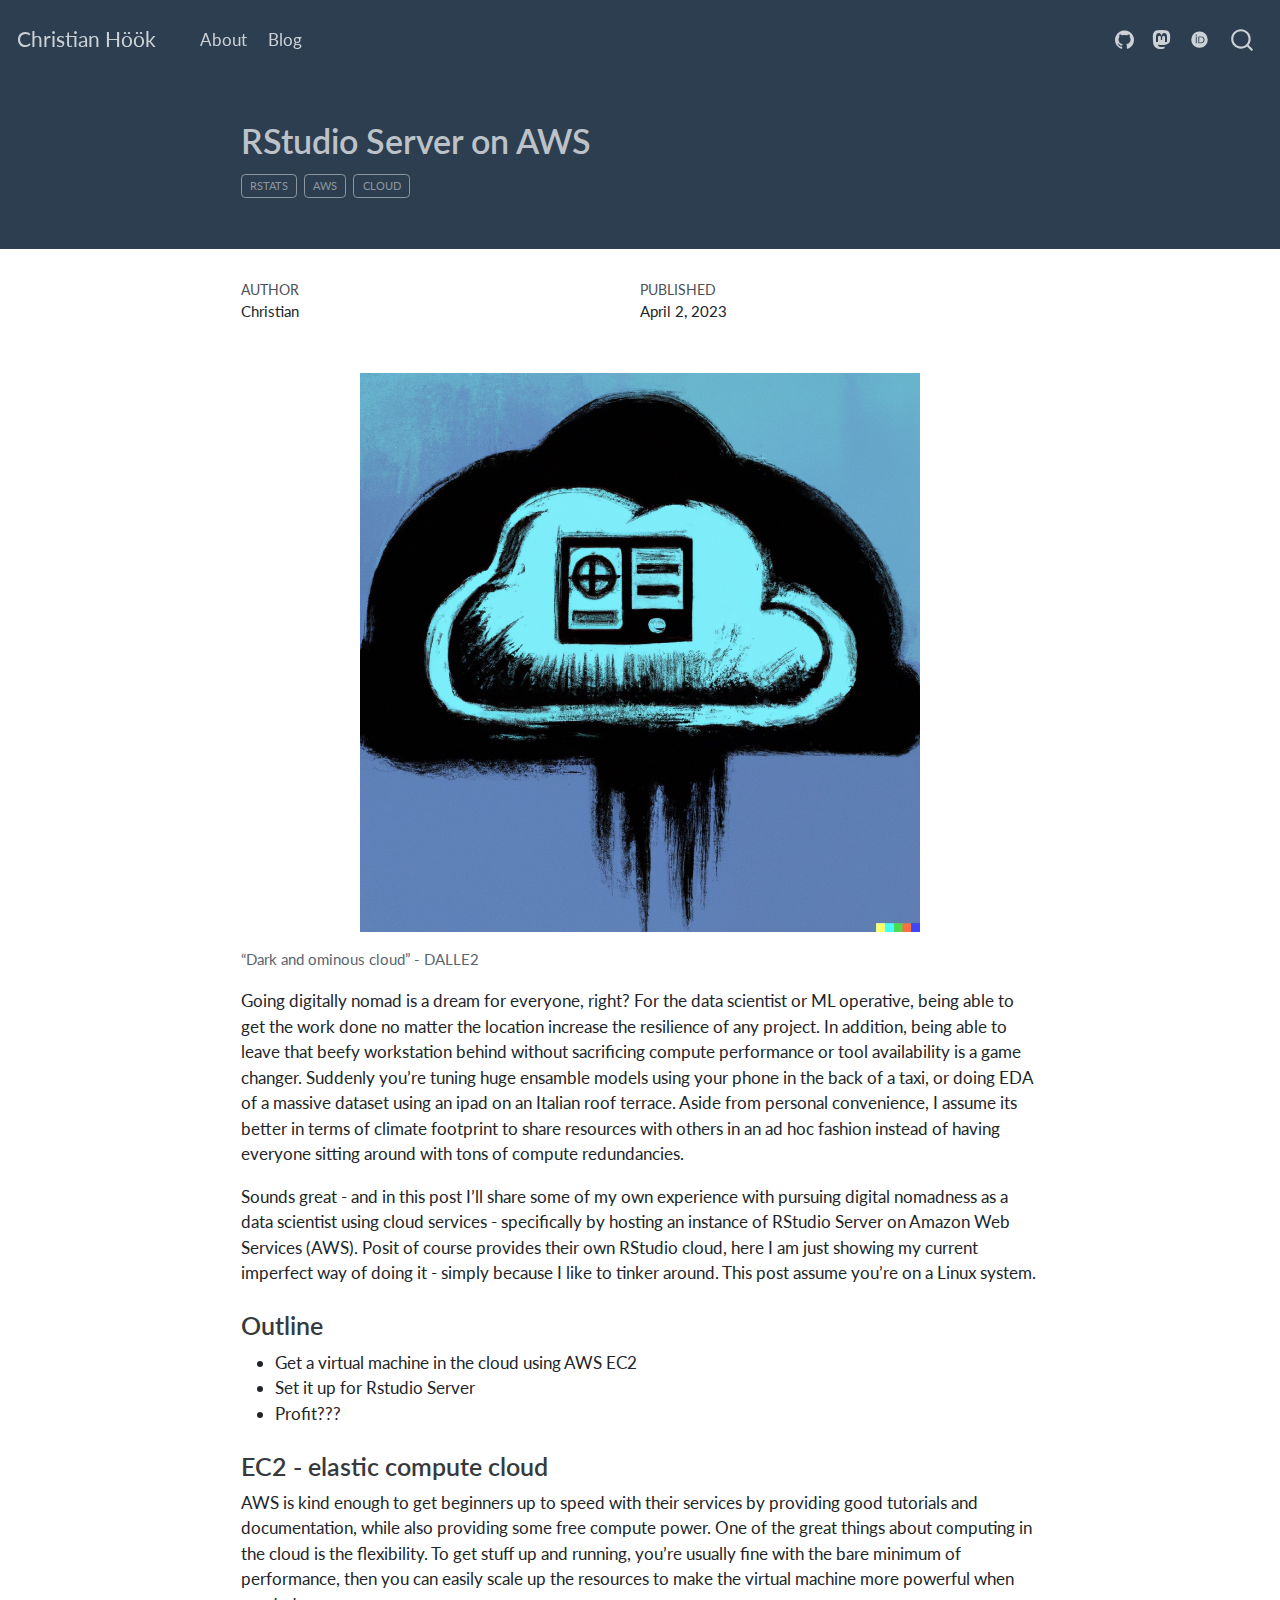
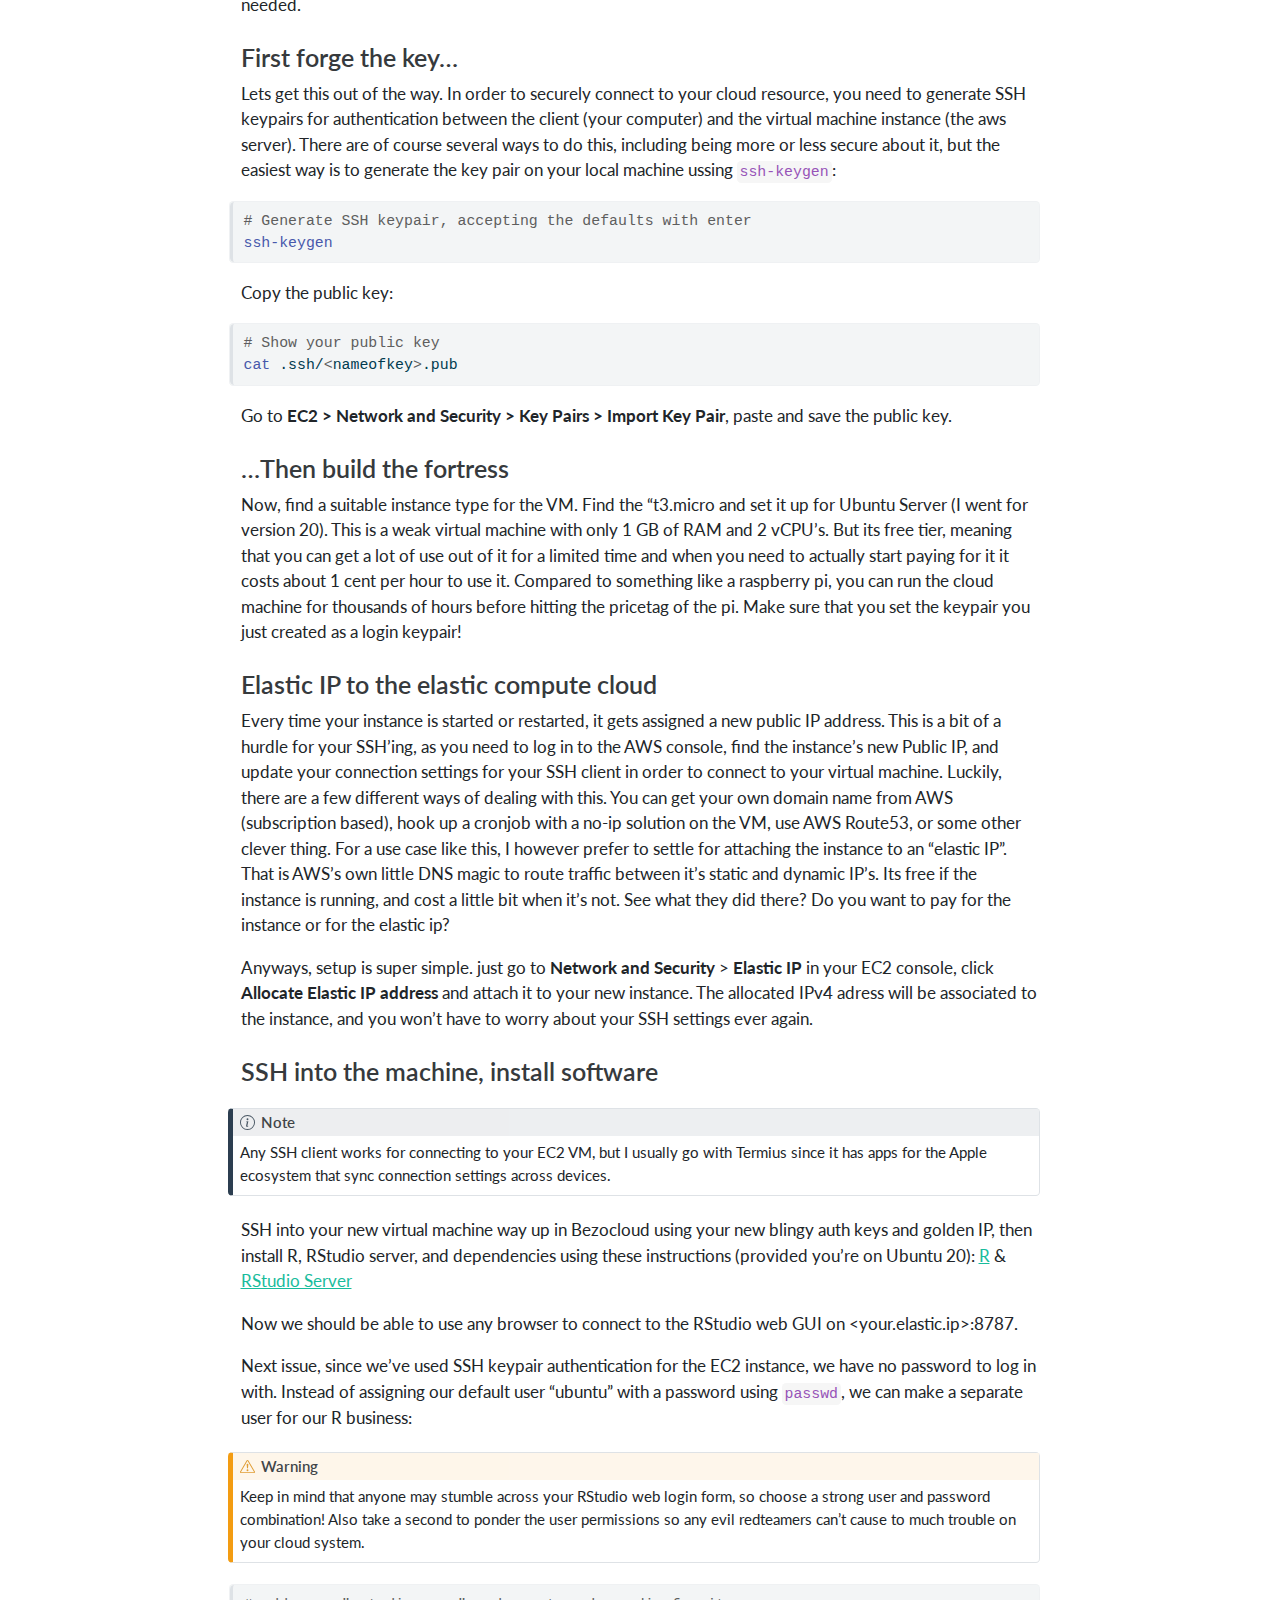
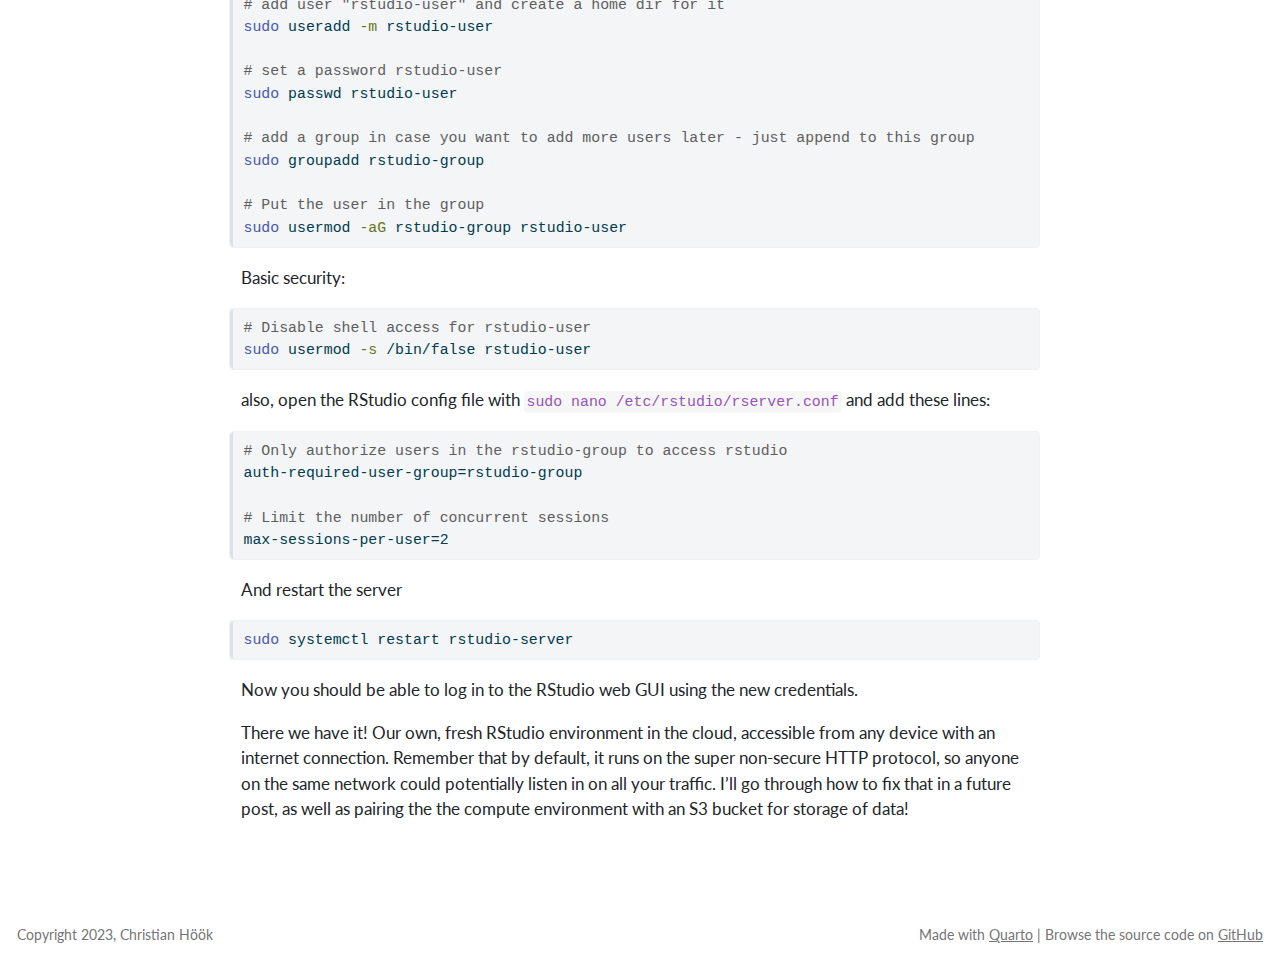
<file: docs/posts/rstudio-on-aws/index.html>
<!DOCTYPE html>
<html xmlns="http://www.w3.org/1999/xhtml" lang="en" xml:lang="en"><head>

<meta charset="utf-8">
<meta name="generator" content="quarto-1.3.450">

<meta name="viewport" content="width=device-width, initial-scale=1.0, user-scalable=yes">

<meta name="author" content="Christian">
<meta name="dcterms.date" content="2023-04-02">

<title>Christian Höök - RStudio Server on AWS</title>
<style>
code{white-space: pre-wrap;}
span.smallcaps{font-variant: small-caps;}
div.columns{display: flex; gap: min(4vw, 1.5em);}
div.column{flex: auto; overflow-x: auto;}
div.hanging-indent{margin-left: 1.5em; text-indent: -1.5em;}
ul.task-list{list-style: none;}
ul.task-list li input[type="checkbox"] {
  width: 0.8em;
  margin: 0 0.8em 0.2em -1em; /* quarto-specific, see https://github.com/quarto-dev/quarto-cli/issues/4556 */ 
  vertical-align: middle;
}
/* CSS for syntax highlighting */
pre > code.sourceCode { white-space: pre; position: relative; }
pre > code.sourceCode > span { display: inline-block; line-height: 1.25; }
pre > code.sourceCode > span:empty { height: 1.2em; }
.sourceCode { overflow: visible; }
code.sourceCode > span { color: inherit; text-decoration: inherit; }
div.sourceCode { margin: 1em 0; }
pre.sourceCode { margin: 0; }
@media screen {
div.sourceCode { overflow: auto; }
}
@media print {
pre > code.sourceCode { white-space: pre-wrap; }
pre > code.sourceCode > span { text-indent: -5em; padding-left: 5em; }
}
pre.numberSource code
  { counter-reset: source-line 0; }
pre.numberSource code > span
  { position: relative; left: -4em; counter-increment: source-line; }
pre.numberSource code > span > a:first-child::before
  { content: counter(source-line);
    position: relative; left: -1em; text-align: right; vertical-align: baseline;
    border: none; display: inline-block;
    -webkit-touch-callout: none; -webkit-user-select: none;
    -khtml-user-select: none; -moz-user-select: none;
    -ms-user-select: none; user-select: none;
    padding: 0 4px; width: 4em;
  }
pre.numberSource { margin-left: 3em;  padding-left: 4px; }
div.sourceCode
  {   }
@media screen {
pre > code.sourceCode > span > a:first-child::before { text-decoration: underline; }
}
</style>


<script src="../../site_libs/quarto-nav/quarto-nav.js"></script>
<script src="../../site_libs/quarto-nav/headroom.min.js"></script>
<script src="../../site_libs/clipboard/clipboard.min.js"></script>
<script src="../../site_libs/quarto-search/autocomplete.umd.js"></script>
<script src="../../site_libs/quarto-search/fuse.min.js"></script>
<script src="../../site_libs/quarto-search/quarto-search.js"></script>
<meta name="quarto:offset" content="../../">
<script src="../../site_libs/quarto-html/quarto.js"></script>
<script src="../../site_libs/quarto-html/popper.min.js"></script>
<script src="../../site_libs/quarto-html/tippy.umd.min.js"></script>
<script src="../../site_libs/quarto-html/anchor.min.js"></script>
<link href="../../site_libs/quarto-html/tippy.css" rel="stylesheet">
<link href="../../site_libs/quarto-html/quarto-syntax-highlighting.css" rel="stylesheet" id="quarto-text-highlighting-styles">
<script src="../../site_libs/bootstrap/bootstrap.min.js"></script>
<link href="../../site_libs/bootstrap/bootstrap-icons.css" rel="stylesheet">
<link href="../../site_libs/bootstrap/bootstrap.min.css" rel="stylesheet" id="quarto-bootstrap" data-mode="light">
<link href="../../site_libs/quarto-contrib/academicons-1.9.2/all.css" rel="stylesheet">
<link href="../../site_libs/quarto-contrib/academicons-1.9.2/size.css" rel="stylesheet">
<script id="quarto-search-options" type="application/json">{
  "location": "navbar",
  "copy-button": false,
  "collapse-after": 3,
  "panel-placement": "end",
  "type": "overlay",
  "limit": 20,
  "language": {
    "search-no-results-text": "No results",
    "search-matching-documents-text": "matching documents",
    "search-copy-link-title": "Copy link to search",
    "search-hide-matches-text": "Hide additional matches",
    "search-more-match-text": "more match in this document",
    "search-more-matches-text": "more matches in this document",
    "search-clear-button-title": "Clear",
    "search-detached-cancel-button-title": "Cancel",
    "search-submit-button-title": "Submit",
    "search-label": "Search"
  }
}</script>


<link rel="stylesheet" href="../../styles.css">
</head>

<body class="nav-fixed fullcontent">

<div id="quarto-search-results"></div>
  <header id="quarto-header" class="headroom fixed-top">
    <nav class="navbar navbar-expand-lg navbar-dark ">
      <div class="navbar-container container-fluid">
      <div class="navbar-brand-container">
    <a class="navbar-brand" href="../../index.html">
    <span class="navbar-title">Christian Höök</span>
    </a>
  </div>
            <div id="quarto-search" class="" title="Search"></div>
          <button class="navbar-toggler" type="button" data-bs-toggle="collapse" data-bs-target="#navbarCollapse" aria-controls="navbarCollapse" aria-expanded="false" aria-label="Toggle navigation" onclick="if (window.quartoToggleHeadroom) { window.quartoToggleHeadroom(); }">
  <span class="navbar-toggler-icon"></span>
</button>
          <div class="collapse navbar-collapse" id="navbarCollapse">
            <ul class="navbar-nav navbar-nav-scroll me-auto">
  <li class="nav-item">
    <a class="nav-link" href="../../about.html" rel="" target="">
 <span class="menu-text">About</span></a>
  </li>  
  <li class="nav-item">
    <a class="nav-link" href="../../index.html" rel="" target="">
 <span class="menu-text">Blog</span></a>
  </li>  
</ul>
            <ul class="navbar-nav navbar-nav-scroll ms-auto">
  <li class="nav-item compact">
    <a class="nav-link" href="https://github.com/hoeoek" rel="" target=""><i class="bi bi-github" role="img">
</i> 
 <span class="menu-text"></span></a>
  </li>  
  <li class="nav-item compact">
    <a class="nav-link" href="https://c.im/@hoeoek" rel="" target=""><i class="bi bi-mastodon" role="img">
</i> 
 <span class="menu-text"></span></a>
  </li>  
  <li class="nav-item">
    <a class="nav-link" href="https://orcid.org/0000-0001-6364-811X" rel="" target="">
 <span class="menu-text"><i class="ai  ai-orcid" title="" style="color:"></i></span></a>
  </li>  
</ul>
            <div class="quarto-navbar-tools">
</div>
          </div> <!-- /navcollapse -->
      </div> <!-- /container-fluid -->
    </nav>
</header>
<!-- content -->
<header id="title-block-header" class="quarto-title-block default page-columns page-full">
  <div class="quarto-title-banner page-columns page-full">
    <div class="quarto-title column-body">
      <h1 class="title">RStudio Server on AWS</h1>
                                <div class="quarto-categories">
                <div class="quarto-category">rstats</div>
                <div class="quarto-category">aws</div>
                <div class="quarto-category">cloud</div>
              </div>
                  </div>
  </div>
    
  
  <div class="quarto-title-meta">

      <div>
      <div class="quarto-title-meta-heading">Author</div>
      <div class="quarto-title-meta-contents">
               <p>Christian </p>
            </div>
    </div>
      
      <div>
      <div class="quarto-title-meta-heading">Published</div>
      <div class="quarto-title-meta-contents">
        <p class="date">April 2, 2023</p>
      </div>
    </div>
    
      
    </div>
    
  
  </header><div id="quarto-content" class="quarto-container page-columns page-rows-contents page-layout-article page-navbar">
<!-- sidebar -->
<!-- margin-sidebar -->
    
<!-- main -->
<main class="content quarto-banner-title-block" id="quarto-document-content">




<div class="quarto-figure quarto-figure-center">
<figure class="figure">
<p><img src="cloud.jpg" class="img-fluid figure-img" style="width:70.0%"></p>
<figcaption class="figure-caption">“Dark and ominous cloud” - DALLE2</figcaption>
</figure>
</div>
<p>Going digitally nomad is a dream for everyone, right? For the data scientist or ML operative, being able to get the work done no matter the location increase the resilience of any project. In addition, being able to leave that beefy workstation behind without sacrificing compute performance or tool availability is a game changer. Suddenly you’re tuning huge ensamble models using your phone in the back of a taxi, or doing EDA of a massive dataset using an ipad on an Italian roof terrace. Aside from personal convenience, I assume its better in terms of climate footprint to share resources with others in an ad hoc fashion instead of having everyone sitting around with tons of compute redundancies.</p>
<p>Sounds great - and in this post I’ll share some of my own experience with pursuing digital nomadness as a data scientist using cloud services - specifically by hosting an instance of RStudio Server on Amazon Web Services (AWS). Posit of course provides their own RStudio cloud, here I am just showing my current imperfect way of doing it - simply because I like to tinker around. This post assume you’re on a Linux system.</p>
<section id="outline" class="level3">
<h3 class="anchored" data-anchor-id="outline">Outline</h3>
<ul>
<li>Get a virtual machine in the cloud using AWS EC2</li>
<li>Set it up for Rstudio Server</li>
<li>Profit???</li>
</ul>
</section>
<section id="ec2---elastic-compute-cloud" class="level3">
<h3 class="anchored" data-anchor-id="ec2---elastic-compute-cloud">EC2 - elastic compute cloud</h3>
<p>AWS is kind enough to get beginners up to speed with their services by providing good tutorials and documentation, while also providing some free compute power. One of the great things about computing in the cloud is the flexibility. To get stuff up and running, you’re usually fine with the bare minimum of performance, then you can easily scale up the resources to make the virtual machine more powerful when needed.</p>
</section>
<section id="first-forge-the-key" class="level3">
<h3 class="anchored" data-anchor-id="first-forge-the-key">First forge the key…</h3>
<p>Lets get this out of the way. In order to securely connect to your cloud resource, you need to generate SSH keypairs for authentication between the client (your computer) and the virtual machine instance (the aws server). There are of course several ways to do this, including being more or less secure about it, but the easiest way is to generate the key pair on your local machine ussing <code>ssh-keygen</code>:</p>
<div class="sourceCode" id="cb1"><pre class="sourceCode sh code-with-copy"><code class="sourceCode bash"><span id="cb1-1"><a href="#cb1-1" aria-hidden="true" tabindex="-1"></a><span class="co"># Generate SSH keypair, accepting the defaults with enter</span></span>
<span id="cb1-2"><a href="#cb1-2" aria-hidden="true" tabindex="-1"></a><span class="fu">ssh-keygen</span> </span></code><button title="Copy to Clipboard" class="code-copy-button"><i class="bi"></i></button></pre></div>
<p>Copy the public key:</p>
<div class="sourceCode" id="cb2"><pre class="sourceCode sh code-with-copy"><code class="sourceCode bash"><span id="cb2-1"><a href="#cb2-1" aria-hidden="true" tabindex="-1"></a><span class="co"># Show your public key</span></span>
<span id="cb2-2"><a href="#cb2-2" aria-hidden="true" tabindex="-1"></a><span class="fu">cat</span> .ssh/<span class="op">&lt;</span>nameofkey<span class="op">&gt;</span>.pub</span></code><button title="Copy to Clipboard" class="code-copy-button"><i class="bi"></i></button></pre></div>
<p>Go to <strong>EC2 &gt; Network and Security &gt; Key Pairs &gt; Import Key Pair</strong>, paste and save the public key.</p>
</section>
<section id="then-build-the-fortress" class="level3">
<h3 class="anchored" data-anchor-id="then-build-the-fortress">…Then build the fortress</h3>
<p>Now, find a suitable instance type for the VM. Find the “t3.micro and set it up for Ubuntu Server (I went for version 20). This is a weak virtual machine with only 1 GB of RAM and 2 vCPU’s. But its free tier, meaning that you can get a lot of use out of it for a limited time and when you need to actually start paying for it it costs about 1 cent per hour to use it. Compared to something like a raspberry pi, you can run the cloud machine for thousands of hours before hitting the pricetag of the pi. Make sure that you set the keypair you just created as a login keypair!</p>
</section>
<section id="elastic-ip-to-the-elastic-compute-cloud" class="level3">
<h3 class="anchored" data-anchor-id="elastic-ip-to-the-elastic-compute-cloud">Elastic IP to the elastic compute cloud</h3>
<p>Every time your instance is started or restarted, it gets assigned a new public IP address. This is a bit of a hurdle for your SSH’ing, as you need to log in to the AWS console, find the instance’s new Public IP, and update your connection settings for your SSH client in order to connect to your virtual machine. Luckily, there are a few different ways of dealing with this. You can get your own domain name from AWS (subscription based), hook up a cronjob with a no-ip solution on the VM, use AWS Route53, or some other clever thing. For a use case like this, I however prefer to settle for attaching the instance to an “elastic IP”. That is AWS’s own little DNS magic to route traffic between it’s static and dynamic IP’s. Its free if the instance is running, and cost a little bit when it’s not. See what they did there? Do you want to pay for the instance or for the elastic ip?</p>
<p>Anyways, setup is super simple. just go to <strong>Network and Security</strong> &gt; <strong>Elastic IP</strong> in your EC2 console, click <strong>Allocate Elastic IP address</strong> and attach it to your new instance. The allocated IPv4 adress will be associated to the instance, and you won’t have to worry about your SSH settings ever again.</p>
</section>
<section id="ssh-into-the-machine-install-software" class="level3">
<h3 class="anchored" data-anchor-id="ssh-into-the-machine-install-software">SSH into the machine, install software</h3>
<div class="callout callout-style-default callout-note callout-titled">
<div class="callout-header d-flex align-content-center">
<div class="callout-icon-container">
<i class="callout-icon"></i>
</div>
<div class="callout-title-container flex-fill">
Note
</div>
</div>
<div class="callout-body-container callout-body">
<p>Any SSH client works for connecting to your EC2 VM, but I usually go with Termius since it has apps for the Apple ecosystem that sync connection settings across devices.</p>
</div>
</div>
<p>SSH into your new virtual machine way up in Bezocloud using your new blingy auth keys and golden IP, then install R, RStudio server, and dependencies using these instructions (provided you’re on Ubuntu 20): <a href="https://cran.rstudio.com/bin/linux/ubuntu/">R</a> &amp; <a href="https://posit.co/download/rstudio-server/">RStudio Server</a></p>
<p>Now we should be able to use any browser to connect to the RStudio web GUI on &lt;your.elastic.ip&gt;:8787.</p>
<p>Next issue, since we’ve used SSH keypair authentication for the EC2 instance, we have no password to log in with. Instead of assigning our default user “ubuntu” with a password using <code>passwd</code>, we can make a separate user for our R business:</p>
<div class="callout callout-style-default callout-warning callout-titled">
<div class="callout-header d-flex align-content-center">
<div class="callout-icon-container">
<i class="callout-icon"></i>
</div>
<div class="callout-title-container flex-fill">
Warning
</div>
</div>
<div class="callout-body-container callout-body">
<p>Keep in mind that anyone may stumble across your RStudio web login form, so choose a strong user and password combination! Also take a second to ponder the user permissions so any evil redteamers can’t cause to much trouble on your cloud system.</p>
</div>
</div>
<div class="sourceCode" id="cb3"><pre class="sourceCode sh code-with-copy"><code class="sourceCode bash"><span id="cb3-1"><a href="#cb3-1" aria-hidden="true" tabindex="-1"></a><span class="co"># add user "rstudio-user" and create a home dir for it</span></span>
<span id="cb3-2"><a href="#cb3-2" aria-hidden="true" tabindex="-1"></a><span class="fu">sudo</span> useradd <span class="at">-m</span> rstudio-user </span>
<span id="cb3-3"><a href="#cb3-3" aria-hidden="true" tabindex="-1"></a></span>
<span id="cb3-4"><a href="#cb3-4" aria-hidden="true" tabindex="-1"></a><span class="co"># set a password rstudio-user</span></span>
<span id="cb3-5"><a href="#cb3-5" aria-hidden="true" tabindex="-1"></a><span class="fu">sudo</span> passwd rstudio-user</span>
<span id="cb3-6"><a href="#cb3-6" aria-hidden="true" tabindex="-1"></a></span>
<span id="cb3-7"><a href="#cb3-7" aria-hidden="true" tabindex="-1"></a><span class="co"># add a group in case you want to add more users later - just append to this group</span></span>
<span id="cb3-8"><a href="#cb3-8" aria-hidden="true" tabindex="-1"></a><span class="fu">sudo</span> groupadd rstudio-group</span>
<span id="cb3-9"><a href="#cb3-9" aria-hidden="true" tabindex="-1"></a></span>
<span id="cb3-10"><a href="#cb3-10" aria-hidden="true" tabindex="-1"></a><span class="co"># Put the user in the group</span></span>
<span id="cb3-11"><a href="#cb3-11" aria-hidden="true" tabindex="-1"></a><span class="fu">sudo</span> usermod <span class="at">-aG</span> rstudio-group rstudio-user</span></code><button title="Copy to Clipboard" class="code-copy-button"><i class="bi"></i></button></pre></div>
<p>Basic security:</p>
<div class="sourceCode" id="cb4"><pre class="sourceCode sh code-with-copy"><code class="sourceCode bash"><span id="cb4-1"><a href="#cb4-1" aria-hidden="true" tabindex="-1"></a><span class="co"># Disable shell access for rstudio-user</span></span>
<span id="cb4-2"><a href="#cb4-2" aria-hidden="true" tabindex="-1"></a><span class="fu">sudo</span> usermod <span class="at">-s</span> /bin/false rstudio-user</span></code><button title="Copy to Clipboard" class="code-copy-button"><i class="bi"></i></button></pre></div>
<p>also, open the RStudio config file with <code>sudo nano /etc/rstudio/rserver.conf</code> and add these lines:</p>
<div class="sourceCode" id="cb5"><pre class="sourceCode sh code-with-copy"><code class="sourceCode bash"><span id="cb5-1"><a href="#cb5-1" aria-hidden="true" tabindex="-1"></a><span class="co"># Only authorize users in the rstudio-group to access rstudio</span></span>
<span id="cb5-2"><a href="#cb5-2" aria-hidden="true" tabindex="-1"></a><span class="ex">auth-required-user-group=rstudio-group</span></span>
<span id="cb5-3"><a href="#cb5-3" aria-hidden="true" tabindex="-1"></a></span>
<span id="cb5-4"><a href="#cb5-4" aria-hidden="true" tabindex="-1"></a><span class="co"># Limit the number of concurrent sessions</span></span>
<span id="cb5-5"><a href="#cb5-5" aria-hidden="true" tabindex="-1"></a><span class="ex">max-sessions-per-user=2</span></span></code><button title="Copy to Clipboard" class="code-copy-button"><i class="bi"></i></button></pre></div>
<p>And restart the server</p>
<div class="sourceCode" id="cb6"><pre class="sourceCode sh code-with-copy"><code class="sourceCode bash"><span id="cb6-1"><a href="#cb6-1" aria-hidden="true" tabindex="-1"></a><span class="fu">sudo</span> systemctl restart rstudio-server</span></code><button title="Copy to Clipboard" class="code-copy-button"><i class="bi"></i></button></pre></div>
<p>Now you should be able to log in to the RStudio web GUI using the new credentials.</p>
<p>There we have it! Our own, fresh RStudio environment in the cloud, accessible from any device with an internet connection. Remember that by default, it runs on the super non-secure HTTP protocol, so anyone on the same network could potentially listen in on all your traffic. I’ll go through how to fix that in a future post, as well as pairing the the compute environment with an S3 bucket for storage of data!</p>


</section>

</main> <!-- /main -->
<script id="quarto-html-after-body" type="application/javascript">
window.document.addEventListener("DOMContentLoaded", function (event) {
  const toggleBodyColorMode = (bsSheetEl) => {
    const mode = bsSheetEl.getAttribute("data-mode");
    const bodyEl = window.document.querySelector("body");
    if (mode === "dark") {
      bodyEl.classList.add("quarto-dark");
      bodyEl.classList.remove("quarto-light");
    } else {
      bodyEl.classList.add("quarto-light");
      bodyEl.classList.remove("quarto-dark");
    }
  }
  const toggleBodyColorPrimary = () => {
    const bsSheetEl = window.document.querySelector("link#quarto-bootstrap");
    if (bsSheetEl) {
      toggleBodyColorMode(bsSheetEl);
    }
  }
  toggleBodyColorPrimary();  
  const icon = "";
  const anchorJS = new window.AnchorJS();
  anchorJS.options = {
    placement: 'right',
    icon: icon
  };
  anchorJS.add('.anchored');
  const isCodeAnnotation = (el) => {
    for (const clz of el.classList) {
      if (clz.startsWith('code-annotation-')) {                     
        return true;
      }
    }
    return false;
  }
  const clipboard = new window.ClipboardJS('.code-copy-button', {
    text: function(trigger) {
      const codeEl = trigger.previousElementSibling.cloneNode(true);
      for (const childEl of codeEl.children) {
        if (isCodeAnnotation(childEl)) {
          childEl.remove();
        }
      }
      return codeEl.innerText;
    }
  });
  clipboard.on('success', function(e) {
    // button target
    const button = e.trigger;
    // don't keep focus
    button.blur();
    // flash "checked"
    button.classList.add('code-copy-button-checked');
    var currentTitle = button.getAttribute("title");
    button.setAttribute("title", "Copied!");
    let tooltip;
    if (window.bootstrap) {
      button.setAttribute("data-bs-toggle", "tooltip");
      button.setAttribute("data-bs-placement", "left");
      button.setAttribute("data-bs-title", "Copied!");
      tooltip = new bootstrap.Tooltip(button, 
        { trigger: "manual", 
          customClass: "code-copy-button-tooltip",
          offset: [0, -8]});
      tooltip.show();    
    }
    setTimeout(function() {
      if (tooltip) {
        tooltip.hide();
        button.removeAttribute("data-bs-title");
        button.removeAttribute("data-bs-toggle");
        button.removeAttribute("data-bs-placement");
      }
      button.setAttribute("title", currentTitle);
      button.classList.remove('code-copy-button-checked');
    }, 1000);
    // clear code selection
    e.clearSelection();
  });
  function tippyHover(el, contentFn) {
    const config = {
      allowHTML: true,
      content: contentFn,
      maxWidth: 500,
      delay: 100,
      arrow: false,
      appendTo: function(el) {
          return el.parentElement;
      },
      interactive: true,
      interactiveBorder: 10,
      theme: 'quarto',
      placement: 'bottom-start'
    };
    window.tippy(el, config); 
  }
  const noterefs = window.document.querySelectorAll('a[role="doc-noteref"]');
  for (var i=0; i<noterefs.length; i++) {
    const ref = noterefs[i];
    tippyHover(ref, function() {
      // use id or data attribute instead here
      let href = ref.getAttribute('data-footnote-href') || ref.getAttribute('href');
      try { href = new URL(href).hash; } catch {}
      const id = href.replace(/^#\/?/, "");
      const note = window.document.getElementById(id);
      return note.innerHTML;
    });
  }
      let selectedAnnoteEl;
      const selectorForAnnotation = ( cell, annotation) => {
        let cellAttr = 'data-code-cell="' + cell + '"';
        let lineAttr = 'data-code-annotation="' +  annotation + '"';
        const selector = 'span[' + cellAttr + '][' + lineAttr + ']';
        return selector;
      }
      const selectCodeLines = (annoteEl) => {
        const doc = window.document;
        const targetCell = annoteEl.getAttribute("data-target-cell");
        const targetAnnotation = annoteEl.getAttribute("data-target-annotation");
        const annoteSpan = window.document.querySelector(selectorForAnnotation(targetCell, targetAnnotation));
        const lines = annoteSpan.getAttribute("data-code-lines").split(",");
        const lineIds = lines.map((line) => {
          return targetCell + "-" + line;
        })
        let top = null;
        let height = null;
        let parent = null;
        if (lineIds.length > 0) {
            //compute the position of the single el (top and bottom and make a div)
            const el = window.document.getElementById(lineIds[0]);
            top = el.offsetTop;
            height = el.offsetHeight;
            parent = el.parentElement.parentElement;
          if (lineIds.length > 1) {
            const lastEl = window.document.getElementById(lineIds[lineIds.length - 1]);
            const bottom = lastEl.offsetTop + lastEl.offsetHeight;
            height = bottom - top;
          }
          if (top !== null && height !== null && parent !== null) {
            // cook up a div (if necessary) and position it 
            let div = window.document.getElementById("code-annotation-line-highlight");
            if (div === null) {
              div = window.document.createElement("div");
              div.setAttribute("id", "code-annotation-line-highlight");
              div.style.position = 'absolute';
              parent.appendChild(div);
            }
            div.style.top = top - 2 + "px";
            div.style.height = height + 4 + "px";
            let gutterDiv = window.document.getElementById("code-annotation-line-highlight-gutter");
            if (gutterDiv === null) {
              gutterDiv = window.document.createElement("div");
              gutterDiv.setAttribute("id", "code-annotation-line-highlight-gutter");
              gutterDiv.style.position = 'absolute';
              const codeCell = window.document.getElementById(targetCell);
              const gutter = codeCell.querySelector('.code-annotation-gutter');
              gutter.appendChild(gutterDiv);
            }
            gutterDiv.style.top = top - 2 + "px";
            gutterDiv.style.height = height + 4 + "px";
          }
          selectedAnnoteEl = annoteEl;
        }
      };
      const unselectCodeLines = () => {
        const elementsIds = ["code-annotation-line-highlight", "code-annotation-line-highlight-gutter"];
        elementsIds.forEach((elId) => {
          const div = window.document.getElementById(elId);
          if (div) {
            div.remove();
          }
        });
        selectedAnnoteEl = undefined;
      };
      // Attach click handler to the DT
      const annoteDls = window.document.querySelectorAll('dt[data-target-cell]');
      for (const annoteDlNode of annoteDls) {
        annoteDlNode.addEventListener('click', (event) => {
          const clickedEl = event.target;
          if (clickedEl !== selectedAnnoteEl) {
            unselectCodeLines();
            const activeEl = window.document.querySelector('dt[data-target-cell].code-annotation-active');
            if (activeEl) {
              activeEl.classList.remove('code-annotation-active');
            }
            selectCodeLines(clickedEl);
            clickedEl.classList.add('code-annotation-active');
          } else {
            // Unselect the line
            unselectCodeLines();
            clickedEl.classList.remove('code-annotation-active');
          }
        });
      }
  const findCites = (el) => {
    const parentEl = el.parentElement;
    if (parentEl) {
      const cites = parentEl.dataset.cites;
      if (cites) {
        return {
          el,
          cites: cites.split(' ')
        };
      } else {
        return findCites(el.parentElement)
      }
    } else {
      return undefined;
    }
  };
  var bibliorefs = window.document.querySelectorAll('a[role="doc-biblioref"]');
  for (var i=0; i<bibliorefs.length; i++) {
    const ref = bibliorefs[i];
    const citeInfo = findCites(ref);
    if (citeInfo) {
      tippyHover(citeInfo.el, function() {
        var popup = window.document.createElement('div');
        citeInfo.cites.forEach(function(cite) {
          var citeDiv = window.document.createElement('div');
          citeDiv.classList.add('hanging-indent');
          citeDiv.classList.add('csl-entry');
          var biblioDiv = window.document.getElementById('ref-' + cite);
          if (biblioDiv) {
            citeDiv.innerHTML = biblioDiv.innerHTML;
          }
          popup.appendChild(citeDiv);
        });
        return popup.innerHTML;
      });
    }
  }
    var localhostRegex = new RegExp(/^(?:http|https):\/\/localhost\:?[0-9]*\//);
      var filterRegex = new RegExp('/' + window.location.host + '/');
    var isInternal = (href) => {
        return filterRegex.test(href) || localhostRegex.test(href);
    }
    // Inspect non-navigation links and adorn them if external
 	var links = window.document.querySelectorAll('a[href]:not(.nav-link):not(.navbar-brand):not(.toc-action):not(.sidebar-link):not(.sidebar-item-toggle):not(.pagination-link):not(.no-external):not([aria-hidden]):not(.dropdown-item)');
    for (var i=0; i<links.length; i++) {
      const link = links[i];
      if (!isInternal(link.href)) {
          // target, if specified
          link.setAttribute("target", "_blank");
      }
    }
});
</script>
</div> <!-- /content -->
<footer class="footer">
  <div class="nav-footer">
    <div class="nav-footer-left">Copyright 2023, Christian Höök</div>   
    <div class="nav-footer-center">
      &nbsp;
    </div>
    <div class="nav-footer-right">Made with <a href="https://quarto.com">Quarto</a> | Browse the source code on <a href="https://github.com/hoeoek/hoeoek.github.io">GitHub</a></div>
  </div>
</footer>



</body></html>
</file>
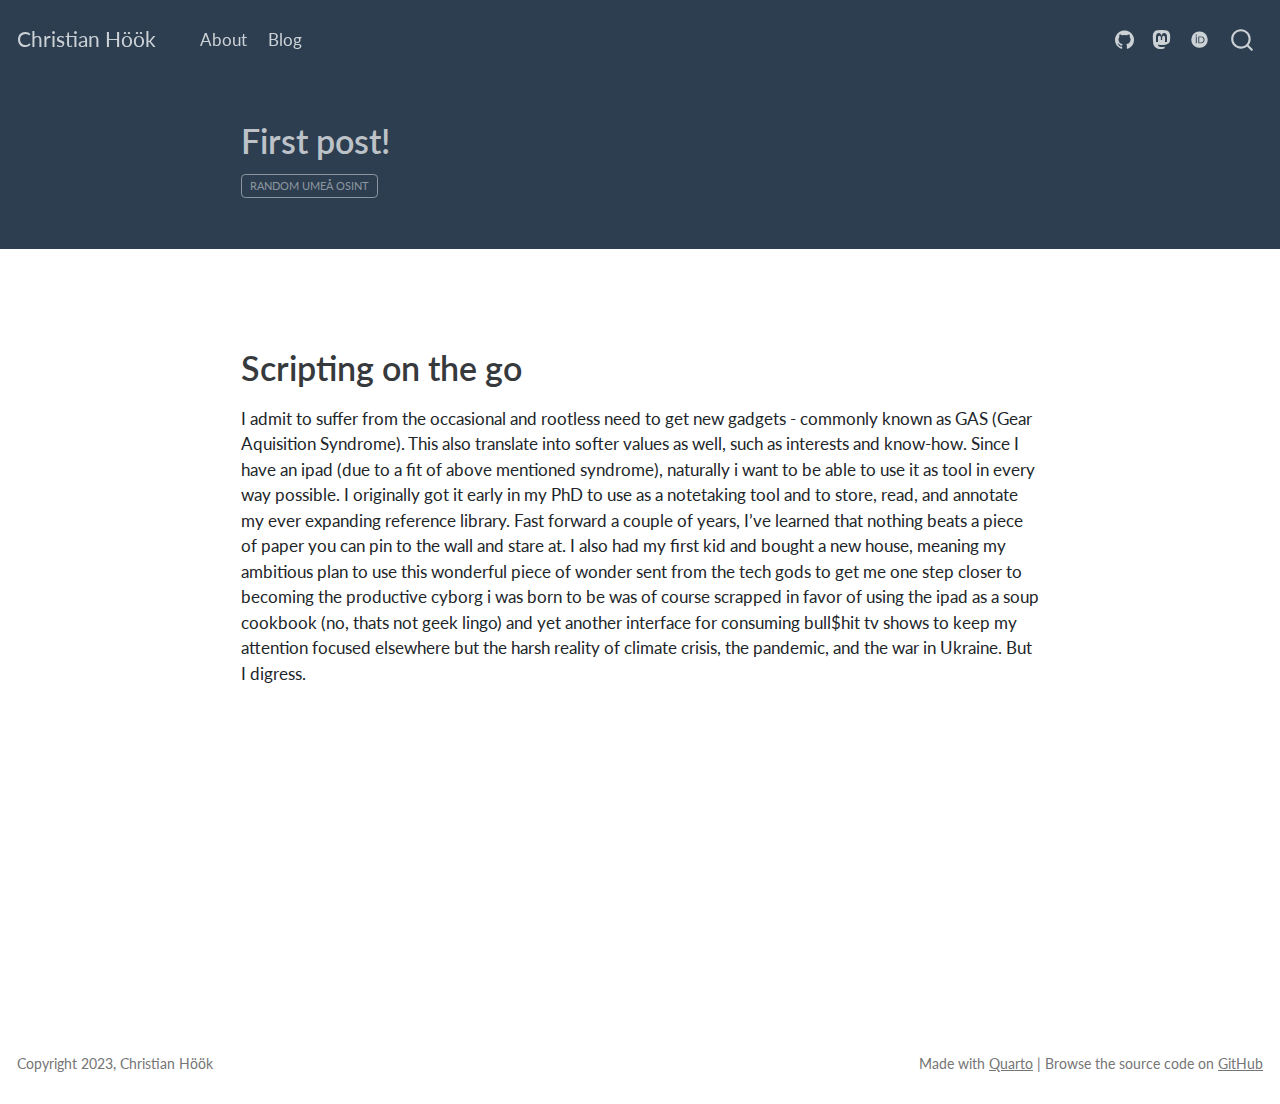
<file: docs/posts/vscode_on_ipad_using_code/index.html>
<!DOCTYPE html>
<html xmlns="http://www.w3.org/1999/xhtml" lang="en" xml:lang="en"><head>

<meta charset="utf-8">
<meta name="generator" content="quarto-1.3.450">

<meta name="viewport" content="width=device-width, initial-scale=1.0, user-scalable=yes">


<title>Christian Höök - First post!</title>
<style>
code{white-space: pre-wrap;}
span.smallcaps{font-variant: small-caps;}
div.columns{display: flex; gap: min(4vw, 1.5em);}
div.column{flex: auto; overflow-x: auto;}
div.hanging-indent{margin-left: 1.5em; text-indent: -1.5em;}
ul.task-list{list-style: none;}
ul.task-list li input[type="checkbox"] {
  width: 0.8em;
  margin: 0 0.8em 0.2em -1em; /* quarto-specific, see https://github.com/quarto-dev/quarto-cli/issues/4556 */ 
  vertical-align: middle;
}
</style>


<script src="../../site_libs/quarto-nav/quarto-nav.js"></script>
<script src="../../site_libs/quarto-nav/headroom.min.js"></script>
<script src="../../site_libs/clipboard/clipboard.min.js"></script>
<script src="../../site_libs/quarto-search/autocomplete.umd.js"></script>
<script src="../../site_libs/quarto-search/fuse.min.js"></script>
<script src="../../site_libs/quarto-search/quarto-search.js"></script>
<meta name="quarto:offset" content="../../">
<script src="../../site_libs/quarto-html/quarto.js"></script>
<script src="../../site_libs/quarto-html/popper.min.js"></script>
<script src="../../site_libs/quarto-html/tippy.umd.min.js"></script>
<script src="../../site_libs/quarto-html/anchor.min.js"></script>
<link href="../../site_libs/quarto-html/tippy.css" rel="stylesheet">
<link href="../../site_libs/quarto-html/quarto-syntax-highlighting.css" rel="stylesheet" id="quarto-text-highlighting-styles">
<script src="../../site_libs/bootstrap/bootstrap.min.js"></script>
<link href="../../site_libs/bootstrap/bootstrap-icons.css" rel="stylesheet">
<link href="../../site_libs/bootstrap/bootstrap.min.css" rel="stylesheet" id="quarto-bootstrap" data-mode="light">
<link href="../../site_libs/quarto-contrib/academicons-1.9.2/all.css" rel="stylesheet">
<link href="../../site_libs/quarto-contrib/academicons-1.9.2/size.css" rel="stylesheet">
<script id="quarto-search-options" type="application/json">{
  "location": "navbar",
  "copy-button": false,
  "collapse-after": 3,
  "panel-placement": "end",
  "type": "overlay",
  "limit": 20,
  "language": {
    "search-no-results-text": "No results",
    "search-matching-documents-text": "matching documents",
    "search-copy-link-title": "Copy link to search",
    "search-hide-matches-text": "Hide additional matches",
    "search-more-match-text": "more match in this document",
    "search-more-matches-text": "more matches in this document",
    "search-clear-button-title": "Clear",
    "search-detached-cancel-button-title": "Cancel",
    "search-submit-button-title": "Submit",
    "search-label": "Search"
  }
}</script>


<link rel="stylesheet" href="../../styles.css">
</head>

<body class="nav-fixed fullcontent">

<div id="quarto-search-results"></div>
  <header id="quarto-header" class="headroom fixed-top">
    <nav class="navbar navbar-expand-lg navbar-dark ">
      <div class="navbar-container container-fluid">
      <div class="navbar-brand-container">
    <a class="navbar-brand" href="../../index.html">
    <span class="navbar-title">Christian Höök</span>
    </a>
  </div>
            <div id="quarto-search" class="" title="Search"></div>
          <button class="navbar-toggler" type="button" data-bs-toggle="collapse" data-bs-target="#navbarCollapse" aria-controls="navbarCollapse" aria-expanded="false" aria-label="Toggle navigation" onclick="if (window.quartoToggleHeadroom) { window.quartoToggleHeadroom(); }">
  <span class="navbar-toggler-icon"></span>
</button>
          <div class="collapse navbar-collapse" id="navbarCollapse">
            <ul class="navbar-nav navbar-nav-scroll me-auto">
  <li class="nav-item">
    <a class="nav-link" href="../../about.html" rel="" target="">
 <span class="menu-text">About</span></a>
  </li>  
  <li class="nav-item">
    <a class="nav-link" href="../../index.html" rel="" target="">
 <span class="menu-text">Blog</span></a>
  </li>  
</ul>
            <ul class="navbar-nav navbar-nav-scroll ms-auto">
  <li class="nav-item compact">
    <a class="nav-link" href="https://github.com/hoeoek" rel="" target=""><i class="bi bi-github" role="img">
</i> 
 <span class="menu-text"></span></a>
  </li>  
  <li class="nav-item compact">
    <a class="nav-link" href="https://c.im/@hoeoek" rel="" target=""><i class="bi bi-mastodon" role="img">
</i> 
 <span class="menu-text"></span></a>
  </li>  
  <li class="nav-item">
    <a class="nav-link" href="https://orcid.org/0000-0001-6364-811X" rel="" target="">
 <span class="menu-text"><i class="ai  ai-orcid" title="" style="color:"></i></span></a>
  </li>  
</ul>
            <div class="quarto-navbar-tools">
</div>
          </div> <!-- /navcollapse -->
      </div> <!-- /container-fluid -->
    </nav>
</header>
<!-- content -->
<header id="title-block-header" class="quarto-title-block default page-columns page-full">
  <div class="quarto-title-banner page-columns page-full">
    <div class="quarto-title column-body">
      <h1 class="title">First post!</h1>
                                <div class="quarto-categories">
                <div class="quarto-category">random umeå osint</div>
              </div>
                  </div>
  </div>
    
  
  <div class="quarto-title-meta">

      
    
      
    </div>
    
  
  </header><div id="quarto-content" class="quarto-container page-columns page-rows-contents page-layout-article page-navbar">
<!-- sidebar -->
<!-- margin-sidebar -->
    
<!-- main -->
<main class="content quarto-banner-title-block" id="quarto-document-content">




<section id="scripting-on-the-go" class="level1">
<h1>Scripting on the go</h1>
<p>I admit to suffer from the occasional and rootless need to get new gadgets - commonly known as GAS (Gear Aquisition Syndrome). This also translate into softer values as well, such as interests and know-how. Since I have an ipad (due to a fit of above mentioned syndrome), naturally i want to be able to use it as tool in every way possible. I originally got it early in my PhD to use as a notetaking tool and to store, read, and annotate my ever expanding reference library. Fast forward a couple of years, I’ve learned that nothing beats a piece of paper you can pin to the wall and stare at. I also had my first kid and bought a new house, meaning my ambitious plan to use this wonderful piece of wonder sent from the tech gods to get me one step closer to becoming the productive cyborg i was born to be was of course scrapped in favor of using the ipad as a soup cookbook (no, thats not geek lingo) and yet another interface for consuming bull$hit tv shows to keep my attention focused elsewhere but the harsh reality of climate crisis, the pandemic, and the war in Ukraine. But I digress.</p>


</section>

</main> <!-- /main -->
<script id="quarto-html-after-body" type="application/javascript">
window.document.addEventListener("DOMContentLoaded", function (event) {
  const toggleBodyColorMode = (bsSheetEl) => {
    const mode = bsSheetEl.getAttribute("data-mode");
    const bodyEl = window.document.querySelector("body");
    if (mode === "dark") {
      bodyEl.classList.add("quarto-dark");
      bodyEl.classList.remove("quarto-light");
    } else {
      bodyEl.classList.add("quarto-light");
      bodyEl.classList.remove("quarto-dark");
    }
  }
  const toggleBodyColorPrimary = () => {
    const bsSheetEl = window.document.querySelector("link#quarto-bootstrap");
    if (bsSheetEl) {
      toggleBodyColorMode(bsSheetEl);
    }
  }
  toggleBodyColorPrimary();  
  const icon = "";
  const anchorJS = new window.AnchorJS();
  anchorJS.options = {
    placement: 'right',
    icon: icon
  };
  anchorJS.add('.anchored');
  const isCodeAnnotation = (el) => {
    for (const clz of el.classList) {
      if (clz.startsWith('code-annotation-')) {                     
        return true;
      }
    }
    return false;
  }
  const clipboard = new window.ClipboardJS('.code-copy-button', {
    text: function(trigger) {
      const codeEl = trigger.previousElementSibling.cloneNode(true);
      for (const childEl of codeEl.children) {
        if (isCodeAnnotation(childEl)) {
          childEl.remove();
        }
      }
      return codeEl.innerText;
    }
  });
  clipboard.on('success', function(e) {
    // button target
    const button = e.trigger;
    // don't keep focus
    button.blur();
    // flash "checked"
    button.classList.add('code-copy-button-checked');
    var currentTitle = button.getAttribute("title");
    button.setAttribute("title", "Copied!");
    let tooltip;
    if (window.bootstrap) {
      button.setAttribute("data-bs-toggle", "tooltip");
      button.setAttribute("data-bs-placement", "left");
      button.setAttribute("data-bs-title", "Copied!");
      tooltip = new bootstrap.Tooltip(button, 
        { trigger: "manual", 
          customClass: "code-copy-button-tooltip",
          offset: [0, -8]});
      tooltip.show();    
    }
    setTimeout(function() {
      if (tooltip) {
        tooltip.hide();
        button.removeAttribute("data-bs-title");
        button.removeAttribute("data-bs-toggle");
        button.removeAttribute("data-bs-placement");
      }
      button.setAttribute("title", currentTitle);
      button.classList.remove('code-copy-button-checked');
    }, 1000);
    // clear code selection
    e.clearSelection();
  });
  function tippyHover(el, contentFn) {
    const config = {
      allowHTML: true,
      content: contentFn,
      maxWidth: 500,
      delay: 100,
      arrow: false,
      appendTo: function(el) {
          return el.parentElement;
      },
      interactive: true,
      interactiveBorder: 10,
      theme: 'quarto',
      placement: 'bottom-start'
    };
    window.tippy(el, config); 
  }
  const noterefs = window.document.querySelectorAll('a[role="doc-noteref"]');
  for (var i=0; i<noterefs.length; i++) {
    const ref = noterefs[i];
    tippyHover(ref, function() {
      // use id or data attribute instead here
      let href = ref.getAttribute('data-footnote-href') || ref.getAttribute('href');
      try { href = new URL(href).hash; } catch {}
      const id = href.replace(/^#\/?/, "");
      const note = window.document.getElementById(id);
      return note.innerHTML;
    });
  }
      let selectedAnnoteEl;
      const selectorForAnnotation = ( cell, annotation) => {
        let cellAttr = 'data-code-cell="' + cell + '"';
        let lineAttr = 'data-code-annotation="' +  annotation + '"';
        const selector = 'span[' + cellAttr + '][' + lineAttr + ']';
        return selector;
      }
      const selectCodeLines = (annoteEl) => {
        const doc = window.document;
        const targetCell = annoteEl.getAttribute("data-target-cell");
        const targetAnnotation = annoteEl.getAttribute("data-target-annotation");
        const annoteSpan = window.document.querySelector(selectorForAnnotation(targetCell, targetAnnotation));
        const lines = annoteSpan.getAttribute("data-code-lines").split(",");
        const lineIds = lines.map((line) => {
          return targetCell + "-" + line;
        })
        let top = null;
        let height = null;
        let parent = null;
        if (lineIds.length > 0) {
            //compute the position of the single el (top and bottom and make a div)
            const el = window.document.getElementById(lineIds[0]);
            top = el.offsetTop;
            height = el.offsetHeight;
            parent = el.parentElement.parentElement;
          if (lineIds.length > 1) {
            const lastEl = window.document.getElementById(lineIds[lineIds.length - 1]);
            const bottom = lastEl.offsetTop + lastEl.offsetHeight;
            height = bottom - top;
          }
          if (top !== null && height !== null && parent !== null) {
            // cook up a div (if necessary) and position it 
            let div = window.document.getElementById("code-annotation-line-highlight");
            if (div === null) {
              div = window.document.createElement("div");
              div.setAttribute("id", "code-annotation-line-highlight");
              div.style.position = 'absolute';
              parent.appendChild(div);
            }
            div.style.top = top - 2 + "px";
            div.style.height = height + 4 + "px";
            let gutterDiv = window.document.getElementById("code-annotation-line-highlight-gutter");
            if (gutterDiv === null) {
              gutterDiv = window.document.createElement("div");
              gutterDiv.setAttribute("id", "code-annotation-line-highlight-gutter");
              gutterDiv.style.position = 'absolute';
              const codeCell = window.document.getElementById(targetCell);
              const gutter = codeCell.querySelector('.code-annotation-gutter');
              gutter.appendChild(gutterDiv);
            }
            gutterDiv.style.top = top - 2 + "px";
            gutterDiv.style.height = height + 4 + "px";
          }
          selectedAnnoteEl = annoteEl;
        }
      };
      const unselectCodeLines = () => {
        const elementsIds = ["code-annotation-line-highlight", "code-annotation-line-highlight-gutter"];
        elementsIds.forEach((elId) => {
          const div = window.document.getElementById(elId);
          if (div) {
            div.remove();
          }
        });
        selectedAnnoteEl = undefined;
      };
      // Attach click handler to the DT
      const annoteDls = window.document.querySelectorAll('dt[data-target-cell]');
      for (const annoteDlNode of annoteDls) {
        annoteDlNode.addEventListener('click', (event) => {
          const clickedEl = event.target;
          if (clickedEl !== selectedAnnoteEl) {
            unselectCodeLines();
            const activeEl = window.document.querySelector('dt[data-target-cell].code-annotation-active');
            if (activeEl) {
              activeEl.classList.remove('code-annotation-active');
            }
            selectCodeLines(clickedEl);
            clickedEl.classList.add('code-annotation-active');
          } else {
            // Unselect the line
            unselectCodeLines();
            clickedEl.classList.remove('code-annotation-active');
          }
        });
      }
  const findCites = (el) => {
    const parentEl = el.parentElement;
    if (parentEl) {
      const cites = parentEl.dataset.cites;
      if (cites) {
        return {
          el,
          cites: cites.split(' ')
        };
      } else {
        return findCites(el.parentElement)
      }
    } else {
      return undefined;
    }
  };
  var bibliorefs = window.document.querySelectorAll('a[role="doc-biblioref"]');
  for (var i=0; i<bibliorefs.length; i++) {
    const ref = bibliorefs[i];
    const citeInfo = findCites(ref);
    if (citeInfo) {
      tippyHover(citeInfo.el, function() {
        var popup = window.document.createElement('div');
        citeInfo.cites.forEach(function(cite) {
          var citeDiv = window.document.createElement('div');
          citeDiv.classList.add('hanging-indent');
          citeDiv.classList.add('csl-entry');
          var biblioDiv = window.document.getElementById('ref-' + cite);
          if (biblioDiv) {
            citeDiv.innerHTML = biblioDiv.innerHTML;
          }
          popup.appendChild(citeDiv);
        });
        return popup.innerHTML;
      });
    }
  }
    var localhostRegex = new RegExp(/^(?:http|https):\/\/localhost\:?[0-9]*\//);
      var filterRegex = new RegExp('/' + window.location.host + '/');
    var isInternal = (href) => {
        return filterRegex.test(href) || localhostRegex.test(href);
    }
    // Inspect non-navigation links and adorn them if external
 	var links = window.document.querySelectorAll('a[href]:not(.nav-link):not(.navbar-brand):not(.toc-action):not(.sidebar-link):not(.sidebar-item-toggle):not(.pagination-link):not(.no-external):not([aria-hidden]):not(.dropdown-item)');
    for (var i=0; i<links.length; i++) {
      const link = links[i];
      if (!isInternal(link.href)) {
          // target, if specified
          link.setAttribute("target", "_blank");
      }
    }
});
</script>
</div> <!-- /content -->
<footer class="footer">
  <div class="nav-footer">
    <div class="nav-footer-left">Copyright 2023, Christian Höök</div>   
    <div class="nav-footer-center">
      &nbsp;
    </div>
    <div class="nav-footer-right">Made with <a href="https://quarto.com">Quarto</a> | Browse the source code on <a href="https://github.com/hoeoek/hoeoek.github.io">GitHub</a></div>
  </div>
</footer>



</body></html>
</file>
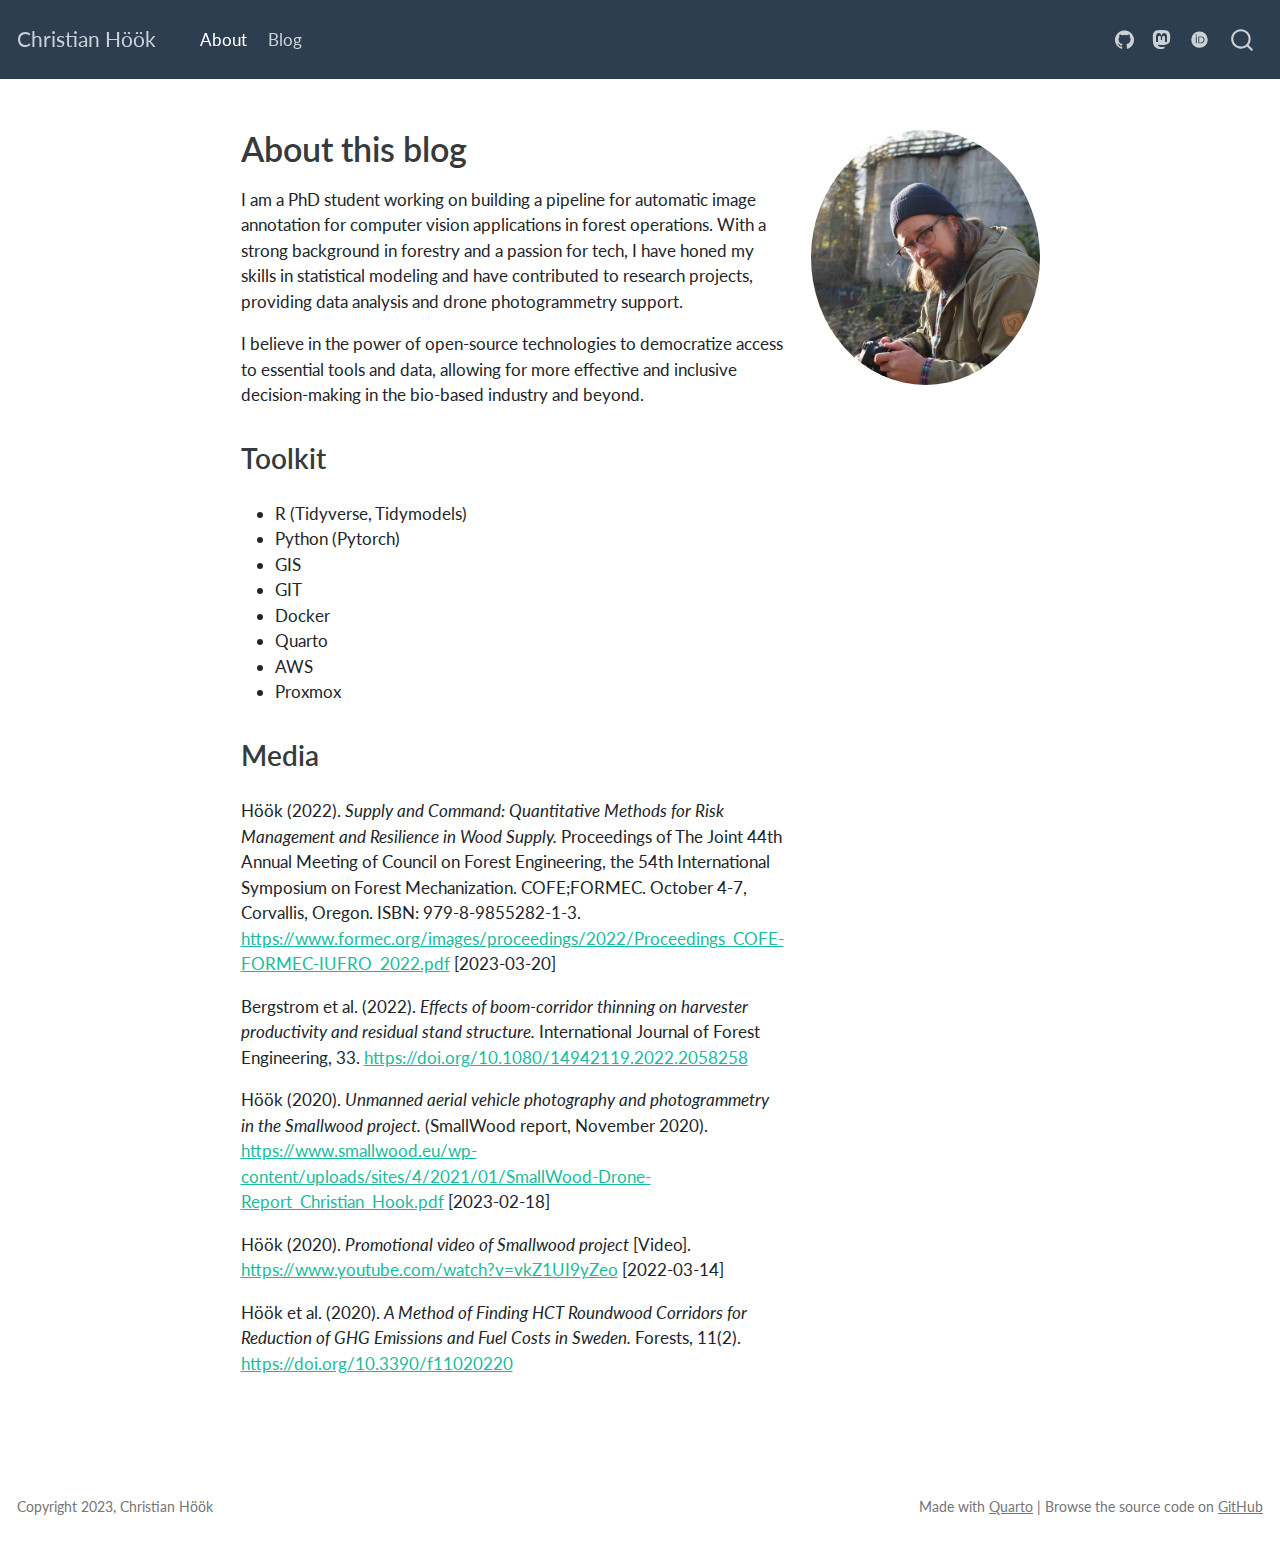
<file: docs/about.html>
<!DOCTYPE html>
<html xmlns="http://www.w3.org/1999/xhtml" lang="en" xml:lang="en"><head>

<meta charset="utf-8">
<meta name="generator" content="quarto-1.3.450">

<meta name="viewport" content="width=device-width, initial-scale=1.0, user-scalable=yes">


<title>Christian Höök - About this blog</title>
<style>
code{white-space: pre-wrap;}
span.smallcaps{font-variant: small-caps;}
div.columns{display: flex; gap: min(4vw, 1.5em);}
div.column{flex: auto; overflow-x: auto;}
div.hanging-indent{margin-left: 1.5em; text-indent: -1.5em;}
ul.task-list{list-style: none;}
ul.task-list li input[type="checkbox"] {
  width: 0.8em;
  margin: 0 0.8em 0.2em -1em; /* quarto-specific, see https://github.com/quarto-dev/quarto-cli/issues/4556 */ 
  vertical-align: middle;
}
</style>


<script src="site_libs/quarto-nav/quarto-nav.js"></script>
<script src="site_libs/quarto-nav/headroom.min.js"></script>
<script src="site_libs/clipboard/clipboard.min.js"></script>
<script src="site_libs/quarto-search/autocomplete.umd.js"></script>
<script src="site_libs/quarto-search/fuse.min.js"></script>
<script src="site_libs/quarto-search/quarto-search.js"></script>
<meta name="quarto:offset" content="./">
<script src="site_libs/quarto-html/quarto.js"></script>
<script src="site_libs/quarto-html/popper.min.js"></script>
<script src="site_libs/quarto-html/tippy.umd.min.js"></script>
<link href="site_libs/quarto-html/tippy.css" rel="stylesheet">
<link href="site_libs/quarto-html/quarto-syntax-highlighting.css" rel="stylesheet" id="quarto-text-highlighting-styles">
<script src="site_libs/bootstrap/bootstrap.min.js"></script>
<link href="site_libs/bootstrap/bootstrap-icons.css" rel="stylesheet">
<link href="site_libs/bootstrap/bootstrap.min.css" rel="stylesheet" id="quarto-bootstrap" data-mode="light">
<link href="site_libs/quarto-contrib/academicons-1.9.2/all.css" rel="stylesheet">
<link href="site_libs/quarto-contrib/academicons-1.9.2/size.css" rel="stylesheet">
<script id="quarto-search-options" type="application/json">{
  "location": "navbar",
  "copy-button": false,
  "collapse-after": 3,
  "panel-placement": "end",
  "type": "overlay",
  "limit": 20,
  "language": {
    "search-no-results-text": "No results",
    "search-matching-documents-text": "matching documents",
    "search-copy-link-title": "Copy link to search",
    "search-hide-matches-text": "Hide additional matches",
    "search-more-match-text": "more match in this document",
    "search-more-matches-text": "more matches in this document",
    "search-clear-button-title": "Clear",
    "search-detached-cancel-button-title": "Cancel",
    "search-submit-button-title": "Submit",
    "search-label": "Search"
  }
}</script>


<link rel="stylesheet" href="styles.css">
</head>

<body class="nav-fixed fullcontent">

<div id="quarto-search-results"></div>
  <header id="quarto-header" class="headroom fixed-top">
    <nav class="navbar navbar-expand-lg navbar-dark ">
      <div class="navbar-container container-fluid">
      <div class="navbar-brand-container">
    <a class="navbar-brand" href="./index.html">
    <span class="navbar-title">Christian Höök</span>
    </a>
  </div>
            <div id="quarto-search" class="" title="Search"></div>
          <button class="navbar-toggler" type="button" data-bs-toggle="collapse" data-bs-target="#navbarCollapse" aria-controls="navbarCollapse" aria-expanded="false" aria-label="Toggle navigation" onclick="if (window.quartoToggleHeadroom) { window.quartoToggleHeadroom(); }">
  <span class="navbar-toggler-icon"></span>
</button>
          <div class="collapse navbar-collapse" id="navbarCollapse">
            <ul class="navbar-nav navbar-nav-scroll me-auto">
  <li class="nav-item">
    <a class="nav-link active" href="./about.html" rel="" target="" aria-current="page">
 <span class="menu-text">About</span></a>
  </li>  
  <li class="nav-item">
    <a class="nav-link" href="./index.html" rel="" target="">
 <span class="menu-text">Blog</span></a>
  </li>  
</ul>
            <ul class="navbar-nav navbar-nav-scroll ms-auto">
  <li class="nav-item compact">
    <a class="nav-link" href="https://github.com/hoeoek" rel="" target=""><i class="bi bi-github" role="img">
</i> 
 <span class="menu-text"></span></a>
  </li>  
  <li class="nav-item compact">
    <a class="nav-link" href="https://c.im/@hoeoek" rel="" target=""><i class="bi bi-mastodon" role="img">
</i> 
 <span class="menu-text"></span></a>
  </li>  
  <li class="nav-item">
    <a class="nav-link" href="https://orcid.org/0000-0001-6364-811X" rel="" target="">
 <span class="menu-text"><i class="ai  ai-orcid" title="" style="color:"></i></span></a>
  </li>  
</ul>
            <div class="quarto-navbar-tools">
</div>
          </div> <!-- /navcollapse -->
      </div> <!-- /container-fluid -->
    </nav>
</header>
<!-- content -->
<div id="quarto-content" class="quarto-container page-columns page-rows-contents page-layout-article page-navbar">
<!-- sidebar -->
<!-- margin-sidebar -->
    
<!-- main -->
<div class="quarto-about-solana column-body">
  <div class="about-entity">
    <div class="entity-contents">
      <header id="title-block-header" class="quarto-title-block default">
<div class="quarto-title">
<h1 class="title">About this blog</h1>
</div>
<div class="quarto-title-meta">
  </div>
</header> 
      <div class="about-contents"><main class="content" id="quarto-document-content">
<p>I am a PhD student working on building a pipeline for automatic image annotation for computer vision applications in forest operations. With a strong background in forestry and a passion for tech, I have honed my skills in statistical modeling and have contributed to research projects, providing data analysis and drone photogrammetry support.</p>
<p>I believe in the power of open-source technologies to democratize access to essential tools and data, allowing for more effective and inclusive decision-making in the bio-based industry and beyond.</p>
<section id="toolkit" class="level2">
<h2 data-anchor-id="toolkit">Toolkit</h2>
<ul>
<li>R (Tidyverse, Tidymodels)</li>
<li>Python (Pytorch)</li>
<li>GIS</li>
<li>GIT</li>
<li>Docker</li>
<li>Quarto</li>
<li>AWS</li>
<li>Proxmox</li>
</ul>
</section>
<section id="media" class="level2">
<h2 data-anchor-id="media">Media</h2>
<p>Höök (2022). <em>Supply and Command: Quantitative Methods for Risk Management and Resilience in Wood Supply.</em> Proceedings of The Joint 44th Annual Meeting of Council on Forest Engineering, the 54th International Symposium on Forest Mechanization. COFE;FORMEC. October 4-7, Corvallis, Oregon. ISBN: 979-8-9855282-1-3. <a href="https://www.formec.org/images/proceedings/2022/Proceedings_COFE-FORMEC-IUFRO_2022.pdf" class="uri">https://www.formec.org/images/proceedings/2022/Proceedings_COFE-FORMEC-IUFRO_2022.pdf</a> [2023-03-20]</p>
<p>Bergstrom et al.&nbsp;(2022). <em>Effects of boom-corridor thinning on harvester productivity and residual stand structure.</em> International Journal of Forest Engineering, 33. <a href="https://doi.org/10.1080/14942119.2022.2058258" class="uri">https://doi.org/10.1080/14942119.2022.2058258</a></p>
<p>Höök (2020). <em>Unmanned aerial vehicle photography and photogrammetry in the Smallwood project.</em> (SmallWood report, November 2020). <a href="https://www.smallwood.eu/wp-content/uploads/sites/4/2021/01/SmallWood-Drone-Report_Christian_Hook.pdf" class="uri">https://www.smallwood.eu/wp-content/uploads/sites/4/2021/01/SmallWood-Drone-Report_Christian_Hook.pdf</a> [2023-02-18]</p>
<p>Höök (2020). <em>Promotional video of Smallwood project</em> [Video]. <a href="https://www.youtube.com/watch?v=vkZ1UI9yZeo" class="uri">https://www.youtube.com/watch?v=vkZ1UI9yZeo</a> [2022-03-14]</p>
<p>Höök et al.&nbsp;(2020). <em>A Method of Finding HCT Roundwood Corridors for Reduction of GHG Emissions and Fuel Costs in Sweden.</em> Forests, 11(2). <a href="https://doi.org/10.3390/f11020220" class="uri">https://doi.org/10.3390/f11020220</a></p>


</section>
</main></div>
    </div>
    <img src="me.jpg" class="about-image
  round " style="height: 15em; width: 15em;">
  </div>
</div>
 <!-- /main -->
<script id="quarto-html-after-body" type="application/javascript">
window.document.addEventListener("DOMContentLoaded", function (event) {
  const toggleBodyColorMode = (bsSheetEl) => {
    const mode = bsSheetEl.getAttribute("data-mode");
    const bodyEl = window.document.querySelector("body");
    if (mode === "dark") {
      bodyEl.classList.add("quarto-dark");
      bodyEl.classList.remove("quarto-light");
    } else {
      bodyEl.classList.add("quarto-light");
      bodyEl.classList.remove("quarto-dark");
    }
  }
  const toggleBodyColorPrimary = () => {
    const bsSheetEl = window.document.querySelector("link#quarto-bootstrap");
    if (bsSheetEl) {
      toggleBodyColorMode(bsSheetEl);
    }
  }
  toggleBodyColorPrimary();  
  const isCodeAnnotation = (el) => {
    for (const clz of el.classList) {
      if (clz.startsWith('code-annotation-')) {                     
        return true;
      }
    }
    return false;
  }
  const clipboard = new window.ClipboardJS('.code-copy-button', {
    text: function(trigger) {
      const codeEl = trigger.previousElementSibling.cloneNode(true);
      for (const childEl of codeEl.children) {
        if (isCodeAnnotation(childEl)) {
          childEl.remove();
        }
      }
      return codeEl.innerText;
    }
  });
  clipboard.on('success', function(e) {
    // button target
    const button = e.trigger;
    // don't keep focus
    button.blur();
    // flash "checked"
    button.classList.add('code-copy-button-checked');
    var currentTitle = button.getAttribute("title");
    button.setAttribute("title", "Copied!");
    let tooltip;
    if (window.bootstrap) {
      button.setAttribute("data-bs-toggle", "tooltip");
      button.setAttribute("data-bs-placement", "left");
      button.setAttribute("data-bs-title", "Copied!");
      tooltip = new bootstrap.Tooltip(button, 
        { trigger: "manual", 
          customClass: "code-copy-button-tooltip",
          offset: [0, -8]});
      tooltip.show();    
    }
    setTimeout(function() {
      if (tooltip) {
        tooltip.hide();
        button.removeAttribute("data-bs-title");
        button.removeAttribute("data-bs-toggle");
        button.removeAttribute("data-bs-placement");
      }
      button.setAttribute("title", currentTitle);
      button.classList.remove('code-copy-button-checked');
    }, 1000);
    // clear code selection
    e.clearSelection();
  });
  function tippyHover(el, contentFn) {
    const config = {
      allowHTML: true,
      content: contentFn,
      maxWidth: 500,
      delay: 100,
      arrow: false,
      appendTo: function(el) {
          return el.parentElement;
      },
      interactive: true,
      interactiveBorder: 10,
      theme: 'quarto',
      placement: 'bottom-start'
    };
    window.tippy(el, config); 
  }
  const noterefs = window.document.querySelectorAll('a[role="doc-noteref"]');
  for (var i=0; i<noterefs.length; i++) {
    const ref = noterefs[i];
    tippyHover(ref, function() {
      // use id or data attribute instead here
      let href = ref.getAttribute('data-footnote-href') || ref.getAttribute('href');
      try { href = new URL(href).hash; } catch {}
      const id = href.replace(/^#\/?/, "");
      const note = window.document.getElementById(id);
      return note.innerHTML;
    });
  }
      let selectedAnnoteEl;
      const selectorForAnnotation = ( cell, annotation) => {
        let cellAttr = 'data-code-cell="' + cell + '"';
        let lineAttr = 'data-code-annotation="' +  annotation + '"';
        const selector = 'span[' + cellAttr + '][' + lineAttr + ']';
        return selector;
      }
      const selectCodeLines = (annoteEl) => {
        const doc = window.document;
        const targetCell = annoteEl.getAttribute("data-target-cell");
        const targetAnnotation = annoteEl.getAttribute("data-target-annotation");
        const annoteSpan = window.document.querySelector(selectorForAnnotation(targetCell, targetAnnotation));
        const lines = annoteSpan.getAttribute("data-code-lines").split(",");
        const lineIds = lines.map((line) => {
          return targetCell + "-" + line;
        })
        let top = null;
        let height = null;
        let parent = null;
        if (lineIds.length > 0) {
            //compute the position of the single el (top and bottom and make a div)
            const el = window.document.getElementById(lineIds[0]);
            top = el.offsetTop;
            height = el.offsetHeight;
            parent = el.parentElement.parentElement;
          if (lineIds.length > 1) {
            const lastEl = window.document.getElementById(lineIds[lineIds.length - 1]);
            const bottom = lastEl.offsetTop + lastEl.offsetHeight;
            height = bottom - top;
          }
          if (top !== null && height !== null && parent !== null) {
            // cook up a div (if necessary) and position it 
            let div = window.document.getElementById("code-annotation-line-highlight");
            if (div === null) {
              div = window.document.createElement("div");
              div.setAttribute("id", "code-annotation-line-highlight");
              div.style.position = 'absolute';
              parent.appendChild(div);
            }
            div.style.top = top - 2 + "px";
            div.style.height = height + 4 + "px";
            let gutterDiv = window.document.getElementById("code-annotation-line-highlight-gutter");
            if (gutterDiv === null) {
              gutterDiv = window.document.createElement("div");
              gutterDiv.setAttribute("id", "code-annotation-line-highlight-gutter");
              gutterDiv.style.position = 'absolute';
              const codeCell = window.document.getElementById(targetCell);
              const gutter = codeCell.querySelector('.code-annotation-gutter');
              gutter.appendChild(gutterDiv);
            }
            gutterDiv.style.top = top - 2 + "px";
            gutterDiv.style.height = height + 4 + "px";
          }
          selectedAnnoteEl = annoteEl;
        }
      };
      const unselectCodeLines = () => {
        const elementsIds = ["code-annotation-line-highlight", "code-annotation-line-highlight-gutter"];
        elementsIds.forEach((elId) => {
          const div = window.document.getElementById(elId);
          if (div) {
            div.remove();
          }
        });
        selectedAnnoteEl = undefined;
      };
      // Attach click handler to the DT
      const annoteDls = window.document.querySelectorAll('dt[data-target-cell]');
      for (const annoteDlNode of annoteDls) {
        annoteDlNode.addEventListener('click', (event) => {
          const clickedEl = event.target;
          if (clickedEl !== selectedAnnoteEl) {
            unselectCodeLines();
            const activeEl = window.document.querySelector('dt[data-target-cell].code-annotation-active');
            if (activeEl) {
              activeEl.classList.remove('code-annotation-active');
            }
            selectCodeLines(clickedEl);
            clickedEl.classList.add('code-annotation-active');
          } else {
            // Unselect the line
            unselectCodeLines();
            clickedEl.classList.remove('code-annotation-active');
          }
        });
      }
  const findCites = (el) => {
    const parentEl = el.parentElement;
    if (parentEl) {
      const cites = parentEl.dataset.cites;
      if (cites) {
        return {
          el,
          cites: cites.split(' ')
        };
      } else {
        return findCites(el.parentElement)
      }
    } else {
      return undefined;
    }
  };
  var bibliorefs = window.document.querySelectorAll('a[role="doc-biblioref"]');
  for (var i=0; i<bibliorefs.length; i++) {
    const ref = bibliorefs[i];
    const citeInfo = findCites(ref);
    if (citeInfo) {
      tippyHover(citeInfo.el, function() {
        var popup = window.document.createElement('div');
        citeInfo.cites.forEach(function(cite) {
          var citeDiv = window.document.createElement('div');
          citeDiv.classList.add('hanging-indent');
          citeDiv.classList.add('csl-entry');
          var biblioDiv = window.document.getElementById('ref-' + cite);
          if (biblioDiv) {
            citeDiv.innerHTML = biblioDiv.innerHTML;
          }
          popup.appendChild(citeDiv);
        });
        return popup.innerHTML;
      });
    }
  }
    var localhostRegex = new RegExp(/^(?:http|https):\/\/localhost\:?[0-9]*\//);
      var filterRegex = new RegExp('/' + window.location.host + '/');
    var isInternal = (href) => {
        return filterRegex.test(href) || localhostRegex.test(href);
    }
    // Inspect non-navigation links and adorn them if external
 	var links = window.document.querySelectorAll('a[href]:not(.nav-link):not(.navbar-brand):not(.toc-action):not(.sidebar-link):not(.sidebar-item-toggle):not(.pagination-link):not(.no-external):not([aria-hidden]):not(.dropdown-item)');
    for (var i=0; i<links.length; i++) {
      const link = links[i];
      if (!isInternal(link.href)) {
          // target, if specified
          link.setAttribute("target", "_blank");
      }
    }
});
</script>
</div> <!-- /content -->
<footer class="footer">
  <div class="nav-footer">
    <div class="nav-footer-left">Copyright 2023, Christian Höök</div>   
    <div class="nav-footer-center">
      &nbsp;
    </div>
    <div class="nav-footer-right">Made with <a href="https://quarto.com">Quarto</a> | Browse the source code on <a href="https://github.com/hoeoek/hoeoek.github.io">GitHub</a></div>
  </div>
</footer>



</body></html>
</file>
<file: docs/site_libs/quarto-html/tippy.css>
.tippy-box[data-animation=fade][data-state=hidden]{opacity:0}[data-tippy-root]{max-width:calc(100vw - 10px)}.tippy-box{position:relative;background-color:#333;color:#fff;border-radius:4px;font-size:14px;line-height:1.4;white-space:normal;outline:0;transition-property:transform,visibility,opacity}.tippy-box[data-placement^=top]>.tippy-arrow{bottom:0}.tippy-box[data-placement^=top]>.tippy-arrow:before{bottom:-7px;left:0;border-width:8px 8px 0;border-top-color:initial;transform-origin:center top}.tippy-box[data-placement^=bottom]>.tippy-arrow{top:0}.tippy-box[data-placement^=bottom]>.tippy-arrow:before{top:-7px;left:0;border-width:0 8px 8px;border-bottom-color:initial;transform-origin:center bottom}.tippy-box[data-placement^=left]>.tippy-arrow{right:0}.tippy-box[data-placement^=left]>.tippy-arrow:before{border-width:8px 0 8px 8px;border-left-color:initial;right:-7px;transform-origin:center left}.tippy-box[data-placement^=right]>.tippy-arrow{left:0}.tippy-box[data-placement^=right]>.tippy-arrow:before{left:-7px;border-width:8px 8px 8px 0;border-right-color:initial;transform-origin:center right}.tippy-box[data-inertia][data-state=visible]{transition-timing-function:cubic-bezier(.54,1.5,.38,1.11)}.tippy-arrow{width:16px;height:16px;color:#333}.tippy-arrow:before{content:"";position:absolute;border-color:transparent;border-style:solid}.tippy-content{position:relative;padding:5px 9px;z-index:1}
</file>
<file: docs/site_libs/quarto-html/quarto-syntax-highlighting.css>
/* quarto syntax highlight colors */
:root {
  --quarto-hl-ot-color: #003B4F;
  --quarto-hl-at-color: #657422;
  --quarto-hl-ss-color: #20794D;
  --quarto-hl-an-color: #5E5E5E;
  --quarto-hl-fu-color: #4758AB;
  --quarto-hl-st-color: #20794D;
  --quarto-hl-cf-color: #003B4F;
  --quarto-hl-op-color: #5E5E5E;
  --quarto-hl-er-color: #AD0000;
  --quarto-hl-bn-color: #AD0000;
  --quarto-hl-al-color: #AD0000;
  --quarto-hl-va-color: #111111;
  --quarto-hl-bu-color: inherit;
  --quarto-hl-ex-color: inherit;
  --quarto-hl-pp-color: #AD0000;
  --quarto-hl-in-color: #5E5E5E;
  --quarto-hl-vs-color: #20794D;
  --quarto-hl-wa-color: #5E5E5E;
  --quarto-hl-do-color: #5E5E5E;
  --quarto-hl-im-color: #00769E;
  --quarto-hl-ch-color: #20794D;
  --quarto-hl-dt-color: #AD0000;
  --quarto-hl-fl-color: #AD0000;
  --quarto-hl-co-color: #5E5E5E;
  --quarto-hl-cv-color: #5E5E5E;
  --quarto-hl-cn-color: #8f5902;
  --quarto-hl-sc-color: #5E5E5E;
  --quarto-hl-dv-color: #AD0000;
  --quarto-hl-kw-color: #003B4F;
}

/* other quarto variables */
:root {
  --quarto-font-monospace: SFMono-Regular, Menlo, Monaco, Consolas, "Liberation Mono", "Courier New", monospace;
}

pre > code.sourceCode > span {
  color: #003B4F;
}

code span {
  color: #003B4F;
}

code.sourceCode > span {
  color: #003B4F;
}

div.sourceCode,
div.sourceCode pre.sourceCode {
  color: #003B4F;
}

code span.ot {
  color: #003B4F;
  font-style: inherit;
}

code span.at {
  color: #657422;
  font-style: inherit;
}

code span.ss {
  color: #20794D;
  font-style: inherit;
}

code span.an {
  color: #5E5E5E;
  font-style: inherit;
}

code span.fu {
  color: #4758AB;
  font-style: inherit;
}

code span.st {
  color: #20794D;
  font-style: inherit;
}

code span.cf {
  color: #003B4F;
  font-style: inherit;
}

code span.op {
  color: #5E5E5E;
  font-style: inherit;
}

code span.er {
  color: #AD0000;
  font-style: inherit;
}

code span.bn {
  color: #AD0000;
  font-style: inherit;
}

code span.al {
  color: #AD0000;
  font-style: inherit;
}

code span.va {
  color: #111111;
  font-style: inherit;
}

code span.bu {
  font-style: inherit;
}

code span.ex {
  font-style: inherit;
}

code span.pp {
  color: #AD0000;
  font-style: inherit;
}

code span.in {
  color: #5E5E5E;
  font-style: inherit;
}

code span.vs {
  color: #20794D;
  font-style: inherit;
}

code span.wa {
  color: #5E5E5E;
  font-style: italic;
}

code span.do {
  color: #5E5E5E;
  font-style: italic;
}

code span.im {
  color: #00769E;
  font-style: inherit;
}

code span.ch {
  color: #20794D;
  font-style: inherit;
}

code span.dt {
  color: #AD0000;
  font-style: inherit;
}

code span.fl {
  color: #AD0000;
  font-style: inherit;
}

code span.co {
  color: #5E5E5E;
  font-style: inherit;
}

code span.cv {
  color: #5E5E5E;
  font-style: italic;
}

code span.cn {
  color: #8f5902;
  font-style: inherit;
}

code span.sc {
  color: #5E5E5E;
  font-style: inherit;
}

code span.dv {
  color: #AD0000;
  font-style: inherit;
}

code span.kw {
  color: #003B4F;
  font-style: inherit;
}

.prevent-inlining {
  content: "</";
}

/*# sourceMappingURL=debc5d5d77c3f9108843748ff7464032.css.map */
</file>
<file: docs/site_libs/quarto-contrib/academicons-1.9.2/all.css>
/*
 *  Academicons 1.9.2 by James Walsh (https://github.com/jpswalsh) and Katja Bercic (https://github.com/katjabercic)
 *  Fonts generated using FontForge - https://fontforge.org
 *  Square icons designed to be used alongside Font Awesome square icons - https://fortawesome.github.io/Font-Awesome/
 *  Licenses - Font: SIL OFL 1.1, CSS: MIT License
 */
@font-face {
    font-family: 'Academicons';
    font-style: normal;
    font-weight: 400;
    font-display: block;
    src:url('1e21o67/academicons.eot');
    src:url('1e21o67/academicons.eot') format('embedded-opentype'),
        url('1e21o67/academicons.ttf') format('truetype'),
        url('1e21o67/academicons.woff') format('woff'),
        url('1e21o67/academicons.svg') format('svg');
}
.ai {
  font-family: 'Academicons';
  font-weight: 400;
  -moz-osx-font-smoothing: grayscale;
  -webkit-font-smoothing: antialiased;
  display: inline-block;
  font-style: normal;
  font-variant: normal;
  text-rendering: auto;
  line-height: 1;
}
.ai-academia:before {
  content: "\e9af";
}
.ai-academia-square:before {
  content: "\e93d";
}
.ai-acclaim:before {
  content: "\e92e";
}
.ai-acclaim-square:before {
  content: "\e93a";
}
.ai-acm:before {
  content: "\e93c";
}
.ai-acm-square:before {
  content: "\e95d";
}
.ai-acmdl:before {
  content: "\e96a";
}
.ai-acmdl-square:before {
  content: "\e9d3";
}
.ai-ads:before {
  content: "\e9cb";
}
.ai-ads-square:before {
  content: "\e94a";
}
.ai-africarxiv:before {
  content: "\e91b";
}
.ai-africarxiv-square:before {
  content: "\e90b";
}
.ai-archive:before {
  content: "\e955";
}
.ai-archive-square:before {
  content: "\e956";
}
.ai-arxiv:before {
  content: "\e974";
}
.ai-arxiv-square:before {
  content: "\e9a6";
}
.ai-biorxiv:before {
  content: "\e9a2";
}
.ai-biorxiv-square:before {
  content: "\e98b";
}
.ai-ceur:before {
  content: "\e96d";
}
.ai-ceur-square:before {
  content: "\e92f";
}
.ai-ciencia-vitae:before {
  content: "\e912";
}
.ai-ciencia-vitae-square:before {
  content: "\e913";
}
.ai-clarivate:before {
  content: "\e924";
}
.ai-clarivate-square:before {
  content: "\e925";
}
.ai-closed-access:before {
  content: "\e942";
}
.ai-closed-access-square:before {
  content: "\e943";
}
.ai-conversation:before {
  content: "\e94c";
}
.ai-conversation-square:before {
  content: "\e915";
}
.ai-coursera:before {
  content: "\e95f";
}
.ai-coursera-square:before {
  content: "\e97f";
}
.ai-crossref:before {
  content: "\e918";
}
.ai-crossref-square:before {
  content: "\e919";
}
.ai-cv:before {
  content: "\e9a5";
}
.ai-cv-square:before {
  content: "\e90a";
}
.ai-datacite:before {
  content: "\e91c";
}
.ai-datacite-square:before {
  content: "\e91d";
}
.ai-dataverse:before {
  content: "\e9f7";
}
.ai-dataverse-square:before {
  content: "\e9e4";
}
.ai-dblp:before {
  content: "\e94f";
}
.ai-dblp-square:before {
  content: "\e93f";
}
.ai-depsy:before {
  content: "\e97a";
}
.ai-depsy-square:before {
  content: "\e94b";
}
.ai-doi:before {
  content: "\e97e";
}
.ai-doi-square:before {
  content: "\e98f";
}
.ai-dryad:before {
  content: "\e97c";
}
.ai-dryad-square:before {
  content: "\e98c";
}
.ai-elsevier:before {
  content: "\e961";
}
.ai-elsevier-square:before {
  content: "\e910";
}
.ai-figshare:before {
  content: "\e981";
}
.ai-figshare-square:before {
  content: "\e9e7";
}
.ai-google-scholar:before {
  content: "\e9d4";
}
.ai-google-scholar-square:before {
  content: "\e9f9";
}
.ai-hal:before {
  content: "\e92c";
}
.ai-hal-square:before {
  content: "\e92d";
}
.ai-hypothesis:before {
  content: "\e95a";
}
.ai-hypothesis-square:before {
  content: "\e95b";
}
.ai-ideas-repec:before {
  content: "\e9ed";
}
.ai-ideas-repec-square:before {
  content: "\e9f8";
}
.ai-ieee:before {
  content: "\e929";
}
.ai-ieee-square:before {
  content: "\e9b9";
}
.ai-impactstory:before {
  content: "\e9cf";
}
.ai-impactstory-square:before {
  content: "\e9aa";
}
.ai-inaturalist:before {
  content: "\e900";
}
.ai-inaturalist-square:before {
  content: "\e901";
}
.ai-inpn:before {
  content: "\e902";
}
.ai-inpn-square:before {
  content: "\e903";
}
.ai-inspire:before {
  content: "\e9e9";
}
.ai-inspire-square:before {
  content: "\e9fe";
}
.ai-isidore:before {
  content: "\e936";
}
.ai-isidore-square:before {
  content: "\e954";
}
.ai-jstor:before {
  content: "\e938";
}
.ai-jstor-square:before {
  content: "\e944";
}
.ai-lattes:before {
  content: "\e9b3";
}
.ai-lattes-square:before {
  content: "\e99c";
}
.ai-mathoverflow:before {
  content: "\e9f6";
}
.ai-mathoverflow-square:before {
  content: "\e97b";
}
.ai-mendeley:before {
  content: "\e9f0";
}
.ai-mendeley-square:before {
  content: "\e9f3";
}
.ai-moodle:before {
  content: "\e907";
}
.ai-moodle-square:before {
  content: "\e908";
}
.ai-mtmt:before {
  content: "\e950";
}
.ai-mtmt-square:before {
  content: "\e951";
}
.ai-nakala:before {
  content: "\e940";
}
.ai-nakala-square:before {
  content: "\e941";
}
.ai-obp:before {
  content: "\e92a";
}
.ai-obp-square:before {
  content: "\e92b";
}
.ai-open-access:before {
  content: "\e939";
}
.ai-open-access-square:before {
  content: "\e9f4";
}
.ai-open-data:before {
  content: "\e966";
}
.ai-open-data-square:before {
  content: "\e967";
}
.ai-open-materials:before {
  content: "\e968";
}
.ai-open-materials-square:before {
  content: "\e969";
}
.ai-openedition:before {
  content: "\e946";
}
.ai-openedition-square:before {
  content: "\e947";
}
.ai-orcid:before {
  content: "\e9d9";
}
.ai-orcid-square:before {
  content: "\e9c3";
}
.ai-osf:before {
  content: "\e9ef";
}
.ai-osf-square:before {
  content: "\e931";
}
.ai-overleaf:before {
  content: "\e914";
}
.ai-overleaf-square:before {
  content: "\e98d";
}
.ai-philpapers:before {
  content: "\e98a";
}
.ai-philpapers-square:before {
  content: "\e96f";
}
.ai-piazza:before {
  content: "\e99a";
}
.ai-piazza-square:before {
  content: "\e90c";
}
.ai-preregistered:before {
  content: "\e906";
}
.ai-preregistered-square:before {
  content: "\e96b";
}
.ai-protocols:before {
  content: "\e952";
}
.ai-protocols-square:before {
  content: "\e953";
}
.ai-psyarxiv:before {
  content: "\e90e";
}
.ai-psyarxiv-square:before {
  content: "\e90f";
}
.ai-publons:before {
  content: "\e937";
}
.ai-publons-square:before {
  content: "\e94e";
}
.ai-pubmed:before {
  content: "\e99f";
}
.ai-pubmed-square:before {
  content: "\e97d";
}
.ai-pubpeer:before {
  content: "\e922";
}
.ai-pubpeer-square:before {
  content: "\e923";
}
.ai-researcherid:before {
  content: "\e91a";
}
.ai-researcherid-square:before {
  content: "\e95c";
}
.ai-researchgate:before {
  content: "\e95e";
}
.ai-researchgate-square:before {
  content: "\e99e";
}
.ai-ror:before {
  content: "\e948";
}
.ai-ror-square:before {
  content: "\e949";
}
.ai-sci-hub:before {
  content: "\e959";
}
.ai-sci-hub-square:before {
  content: "\e905";
}
.ai-scirate:before {
  content: "\e98e";
}
.ai-scirate-square:before {
  content: "\e99d";
}
.ai-scopus:before {
  content: "\e91e";
}
.ai-scopus-square:before {
  content: "\e91f";
}
.ai-semantic-scholar:before {
  content: "\e96e";
}
.ai-semantic-scholar-square:before {
  content: "\e96c";
}
.ai-springer:before {
  content: "\e928";
}
.ai-springer-square:before {
  content: "\e99b";
}
.ai-ssrn:before {
  content: "\e916";
}
.ai-ssrn-square:before {
  content: "\e917";
}
.ai-stackoverflow:before {
  content: "\e920";
}
.ai-stackoverflow-square:before {
  content: "\e921";
}
.ai-zenodo:before {
  content: "\e911";
}
.ai-zotero:before {
  content: "\e962";
}
.ai-zotero-square:before {
  content: "\e932";
}
/*  Duplication of the FontAwesome style classes using 'ai' in place of 'fa'. */
.ai-lg {
  font-size: 1.33333em;
  line-height: 0.75em;
  vertical-align: -.0667em;
}
.ai-xs {
  font-size: .75em;
}
.ai-sm {
  font-size: .875em;
}

.ai-1x {
  font-size: 1em;
}
.ai-2x {
  font-size: 2em;
}
.ai-3x {
  font-size: 3em;
}
.ai-4x {
  font-size: 4em;
}
.ai-5x {
  font-size: 5em;
}
.ai-6x {
  font-size: 6em;
}
.ai-7x {
  font-size: 7em;
}
.ai-8x {
  font-size: 8em;
}
.ai-9x {
  font-size: 9em;
}
.ai-10x {
  font-size: 10em;
}

.ai-fw {
  text-align: center;
  width: 1.25em;
}

.ai-ul {
  list-style-type: none;
  margin-left: 2.5em;
  padding-left: 0;
}
.ai-ul > li {
    position: relative;
}
.ai-li {
  left: -2em;
  position: absolute;
  text-align: center;
  width: 2em;
  line-height: inherit;
}

.ai-border {
border: solid 0.08em #eee;
border-radius: .1em;
  padding: .2em .25em .15em;
}

.ai-pull-left {
  float: left;
}
.ai-pull-right {
  float: right;
}
.ai.ai-pull-left {
  margin-right: .3em;
}
.ai.ai-pull-right {
  margin-right: .3em;
}

.ai-stack {
  display: inline-block;
  height: 2em;
  line-height: 2em;
  position: relative;
  vertical-align: middle;
  width: 2.5em;
}
.ai-stack-1x,
.ai-stack-2x {
  left: 0;
  position: absolute;
  text-align: center;
  width: 100%;
}
.ai-stack-1x {
  line-height: inherit;
}
.ai-stack-2x {
  font-size: 2em;
}
.ai-inverse {
  color: #fff;
}
</file>
<file: docs/site_libs/quarto-contrib/academicons-1.9.2/size.css>
.ai-tiny {
  font-size: 0.5em;
}

.ai-scriptsize {
  font-size: 0.7em;
}

.ai-footnotesize {
  font-size: 0.8em;
}

.ai-small {
  font-size: 0.9em;
}

.ai-normalsize {
  font-size: 1em;
}

.ai-large {
  font-size: 1.2em;
}

.ai-Large {
  font-size: 1.5em;
}

.ai-LARGE {
  font-size: 1.75em;
}

.ai-huge {
  font-size: 2em;
}

.ai-Huge {
  font-size: 2.5em;
}

.ai-1x {
  font-size: 1em;
}

.ai-2x {
  font-size: 2em;
}

.ai-3x {
  font-size: 3em;
}

.ai-4x {
  font-size: 4em;
}

.ai-5x {
  font-size: 5em;
}

.ai-6x {
  font-size: 6em;
}

.ai-7x {
  font-size: 7em;
}

.ai-8x {
  font-size: 8em;
}

.ai-9x {
  font-size: 9em;
}

.ai-10x {
  font-size: 10em;
}

.ai-2xs {
  font-size: 0.625em;
  line-height: 0.1em;
  vertical-align: 0.225em;
}

.ai-xs {
  font-size: 0.75em;
  line-height: 0.08333em;
  vertical-align: 0.125em;
}

.ai-sm {
  font-size: 0.875em;
  line-height: 0.07143em;
  vertical-align: 0.05357em;
}

.ai-lg {
  font-size: 1.25em;
  line-height: 0.05em;
  vertical-align: -0.075em;
}

.ai-xl {
  font-size: 1.5em;
  line-height: 0.04167em;
  vertical-align: -0.125em;
}

.ai-2xl {
  font-size: 2em;
  line-height: 0.03125em;
  vertical-align: -0.1875em;
}
</file>
<file: docs/styles.css>
/* css styles */
</file>
